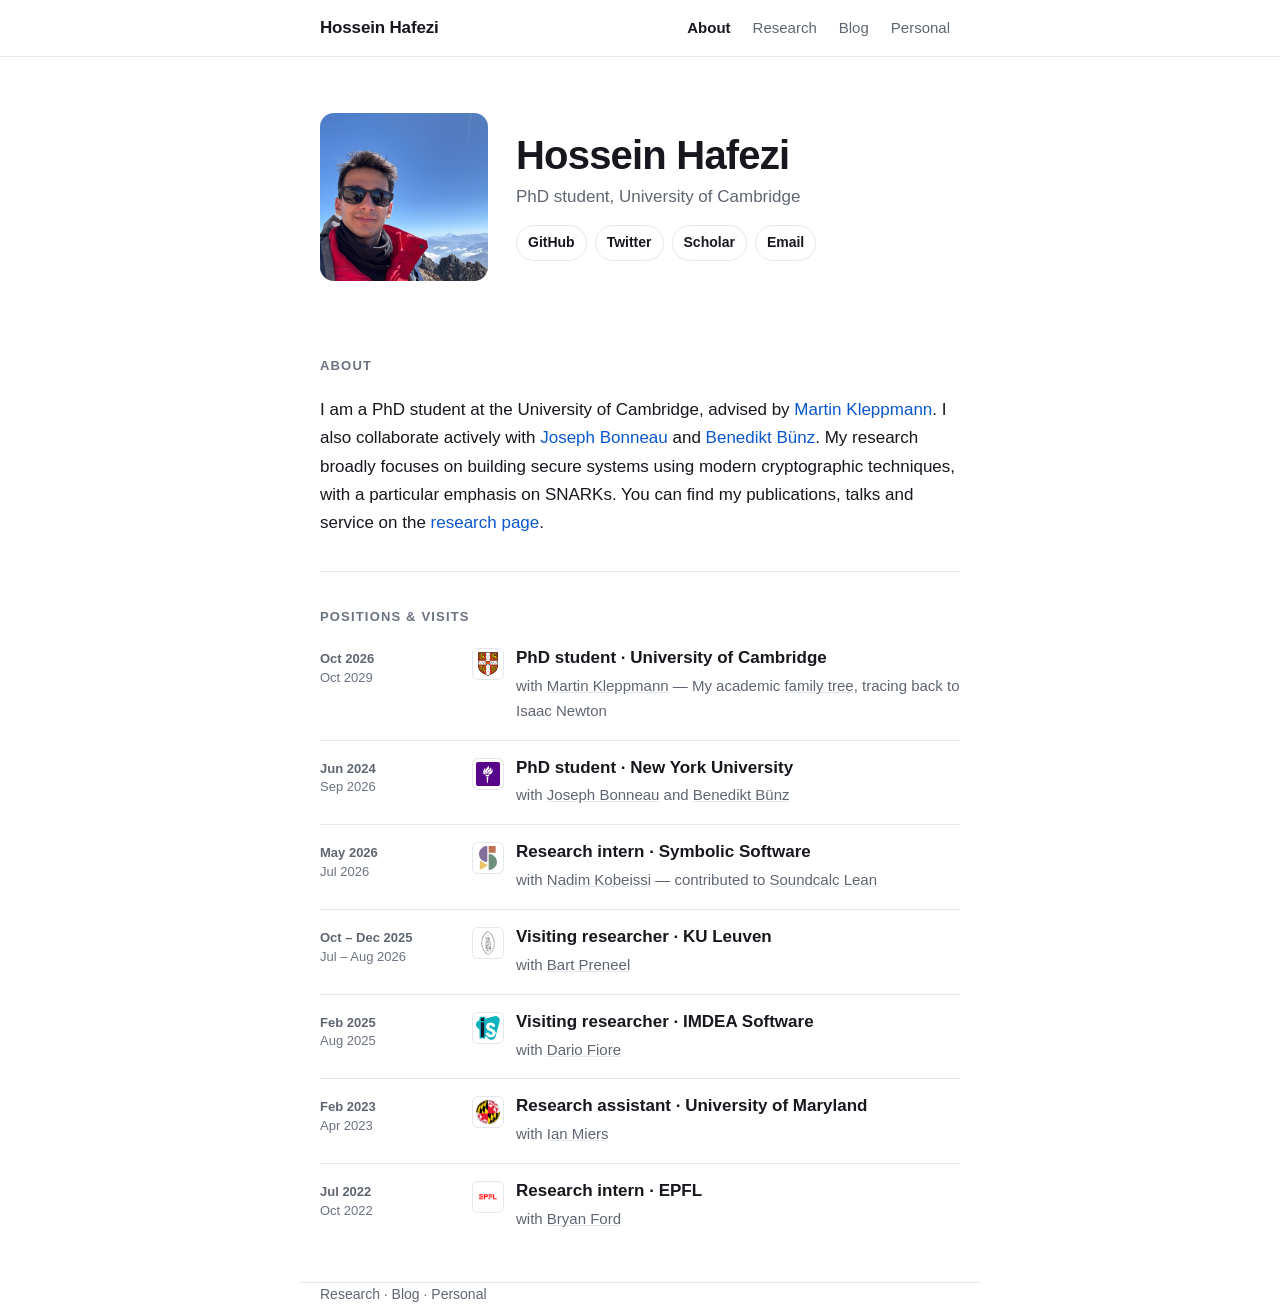
<file: index.html>
<!DOCTYPE html>
<html lang="en">
<head>
    <meta charset="UTF-8">
    <meta name="viewport" content="width=device-width, initial-scale=1">
    <title>Hossein Hafezi</title>
    <link rel="icon" href="asset/cambridge-logo.jpeg">
    <meta name="description" content="PhD student at the University of Cambridge, building secure systems with modern cryptography — SNARKs, secure messaging and key transparency.">
    <link rel="canonical" href="https://hosseinhafezi.com/">
    <meta property="og:type" content="website">
    <meta property="og:site_name" content="Hossein Hafezi">
    <meta property="og:title" content="Hossein Hafezi">
    <meta property="og:description" content="PhD student at the University of Cambridge, building secure systems with modern cryptography — SNARKs, secure messaging and key transparency.">
    <meta property="og:url" content="https://hosseinhafezi.com/">
    <meta property="og:image" content="https://hosseinhafezi.com/asset/profile.jpg">
    <meta property="og:image:alt" content="Hossein Hafezi">
    <meta name="twitter:card" content="summary">
    <link rel="stylesheet" href="asset/style.css?v=4">

    <script type="application/ld+json">
    {
      "@context": "https://schema.org",
      "@type": "Person",
      "name": "Hossein Hafezi",
      "url": "https://hosseinhafezi.com/",
      "image": "https://hosseinhafezi.com/asset/profile.jpg",
      "jobTitle": "PhD student",
      "email": "mailto:h.hafezi2000@gmail.com",
      "affiliation": {
        "@type": "CollegeOrUniversity",
        "name": "University of Cambridge",
        "url": "https://www.cam.ac.uk/"
      },
      "knowsAbout": [
        "Cryptography",
        "Zero-knowledge proofs",
        "SNARKs",
        "Key transparency",
        "Secure messaging"
      ],
      "sameAs": [
        "https://scholar.google.com/citations?user=M6g06s4AAAAJ",
        "https://github.com/h-hafezi",
        "https://twitter.com/RandomString00"
      ]
    }
    </script>

    <style>
        .hero {
            display: flex;
            align-items: center;
            gap: 28px;
            padding: 56px 0 40px;
        }

        .hero img {
            width: 168px;
            height: 168px;
            object-fit: cover;
            object-position: 50% 22%;
            border-radius: 14px;
            flex: none;
        }

        .role {
            margin: 0 0 14px;
            color: var(--muted);
        }

        .social {
            display: flex;
            flex-wrap: wrap;
            gap: 8px;
        }

        .social a {
            font-size: 14px;
            font-weight: 550;
            padding: 5px 11px;
            border: 1px solid var(--rule);
            border-radius: 999px;
            color: var(--ink);
        }

        .social a:hover {
            background: var(--chip);
            text-decoration: none;
        }

        .role-title {
            color: var(--ink);
        }

        .position-org {
            display: grid;
            grid-template-columns: 32px minmax(0, 1fr);
            gap: 12px;
            align-items: start;
            min-width: 0;
        }

        .position-logo {
            display: block;
            width: 32px;
            height: 32px;
            margin-top: 1px;
            padding: 3px;
            object-fit: contain;
            background: #fff;
            border: 1px solid #e4e7ec;
            border-radius: 6px;
        }

        .where {
            margin: 0;
            font-size: 15px;
            color: var(--muted);
        }

        .where a {
            color: var(--muted);
            text-decoration: underline;
            text-decoration-color: var(--rule);
        }

        .where a:hover { color: var(--accent); }

        @media (max-width: 640px) {
            .hero {
                flex-direction: column;
                align-items: flex-start;
                gap: 18px;
                padding: 32px 0 24px;
            }

            .hero img { width: 128px; height: 128px; }
        }
    </style>
</head>
<body>

<header class="site-header">
    <div class="wrap">
        <a class="brand" href="index.html">Hossein Hafezi</a>
        <nav class="site-nav">
            <a href="index.html" class="current">About</a>
            <a href="publication.html">Research</a>
            <a href="blogs.html">Blog</a>
            <a href="personal-life.html">Personal</a>
        </nav>
    </div>
</header>

<main class="wrap">

    <div class="hero">
        <img src="asset/profile.jpg" alt="Hossein Hafezi">
        <div>
            <h1>Hossein Hafezi</h1>
            <p class="role">PhD student, University of Cambridge</p>
            <div class="social">
                <a href="https://www.github.com/h-hafezi/">GitHub</a>
                <a href="https://twitter.com/RandomString00">Twitter</a>
                <a href="https://scholar.google.com/citations?view_op=list_works&hl=en&user=M6g06s4AAAAJ">Scholar</a>
                <a href="mailto:h.hafezi2000@gmail.com">Email</a>
            </div>
        </div>
    </div>

    <section>
        <h2>About</h2>
        <p>
            I am a PhD student at the University of Cambridge,
            advised by <a href="https://martin.kleppmann.com/">Martin Kleppmann</a>.
            I also collaborate actively with <a href="https://jbonneau.com/">Joseph Bonneau</a> and
            <a href="https://cs.nyu.edu/~bb/">Benedikt Bünz</a>.
            My research broadly focuses on building secure systems using modern cryptographic techniques, with a
            particular emphasis on SNARKs. You can find my publications, talks and service on the
            <a href="publication.html">research page</a>.
        </p>
    </section>

    <section>
        <h2>Positions &amp; Visits</h2>
        <ul class="row-list">

            <li class="row">
                <div class="gutter">Oct 2026<span class="sub">Oct 2029</span></div>
                <div class="position-org">
                    <img class="position-logo" src="asset/organizations/cambridge.svg" alt="" width="32" height="32" loading="lazy" decoding="async">
                    <div>
                        <h3 class="role-title">PhD student · University of Cambridge</h3>
                        <p class="where">with <a href="https://martin.kleppmann.com/">Martin Kleppmann</a> — My academic <a href="genealogy.html">family tree</a>, tracing back to Isaac Newton</p>
                    </div>
                </div>
            </li>

            <li class="row">
                <div class="gutter">Jun 2024<span class="sub">Sep 2026</span></div>
                <div class="position-org">
                    <img class="position-logo" src="asset/organizations/nyu.svg" alt="" width="32" height="32" loading="lazy" decoding="async">
                    <div>
                        <h3 class="role-title">PhD student · New York University</h3>
                        <p class="where">with <a href="https://jbonneau.com/">Joseph Bonneau</a> and
                            <a href="https://cs.nyu.edu/~bb/">Benedikt Bünz</a></p>
                    </div>
                </div>
            </li>

            <li class="row">
                <div class="gutter">May 2026<span class="sub">Jul 2026</span></div>
                <div class="position-org">
                    <img class="position-logo" src="asset/organizations/symbolic-software.svg" alt="" width="32" height="32" loading="lazy" decoding="async">
                    <div>
                        <h3 class="role-title">Research intern · Symbolic Software</h3>
                        <p class="where">with <a href="https://nadim.computer/">Nadim Kobeissi</a> — contributed to
                            <a href="https://github.com/symbolicsoft/soundcalc-lean">Soundcalc Lean</a></p>
                    </div>
                </div>
            </li>

            <li class="row">
                <div class="gutter">Oct – Dec 2025<span class="sub">Jul – Aug 2026</span></div>
                <div class="position-org">
                    <img class="position-logo" src="asset/organizations/ku-leuven.png" alt="" width="32" height="32" loading="lazy" decoding="async">
                    <div>
                        <h3 class="role-title">Visiting researcher · KU Leuven</h3>
                        <p class="where">with <a href="https://homes.esat.kuleuven.be/~preneel/">Bart Preneel</a></p>
                    </div>
                </div>
            </li>

            <li class="row">
                <div class="gutter">Feb 2025<span class="sub">Aug 2025</span></div>
                <div class="position-org">
                    <img class="position-logo" src="asset/organizations/imdea-software.png" alt="" width="32" height="32" loading="lazy" decoding="async">
                    <div>
                        <h3 class="role-title">Visiting researcher · IMDEA Software</h3>
                        <p class="where">with <a href="https://www.dariofiore.it/">Dario Fiore</a></p>
                    </div>
                </div>
            </li>

            <li class="row">
                <div class="gutter">Feb 2023<span class="sub">Apr 2023</span></div>
                <div class="position-org">
                    <img class="position-logo" src="asset/organizations/maryland.png" alt="" width="32" height="32" loading="lazy" decoding="async">
                    <div>
                        <h3 class="role-title">Research assistant · University of Maryland</h3>
                        <p class="where">with <a href="https://www.cs.umd.edu/~imiers/">Ian Miers</a></p>
                    </div>
                </div>
            </li>

            <li class="row">
                <div class="gutter">Jul 2022<span class="sub">Oct 2022</span></div>
                <div class="position-org">
                    <img class="position-logo" src="asset/organizations/epfl.png" alt="" width="32" height="32" loading="lazy" decoding="async">
                    <div>
                        <h3 class="role-title">Research intern · EPFL</h3>
                        <p class="where">with <a href="https://bford.info/">Bryan Ford</a></p>
                    </div>
                </div>
            </li>

        </ul>
    </section>

</main>

<footer class="wrap">
    <a href="publication.html">Research</a> · <a href="blogs.html">Blog</a> ·
    <a href="personal-life.html">Personal</a>
</footer>

</body>
</html>
</file>
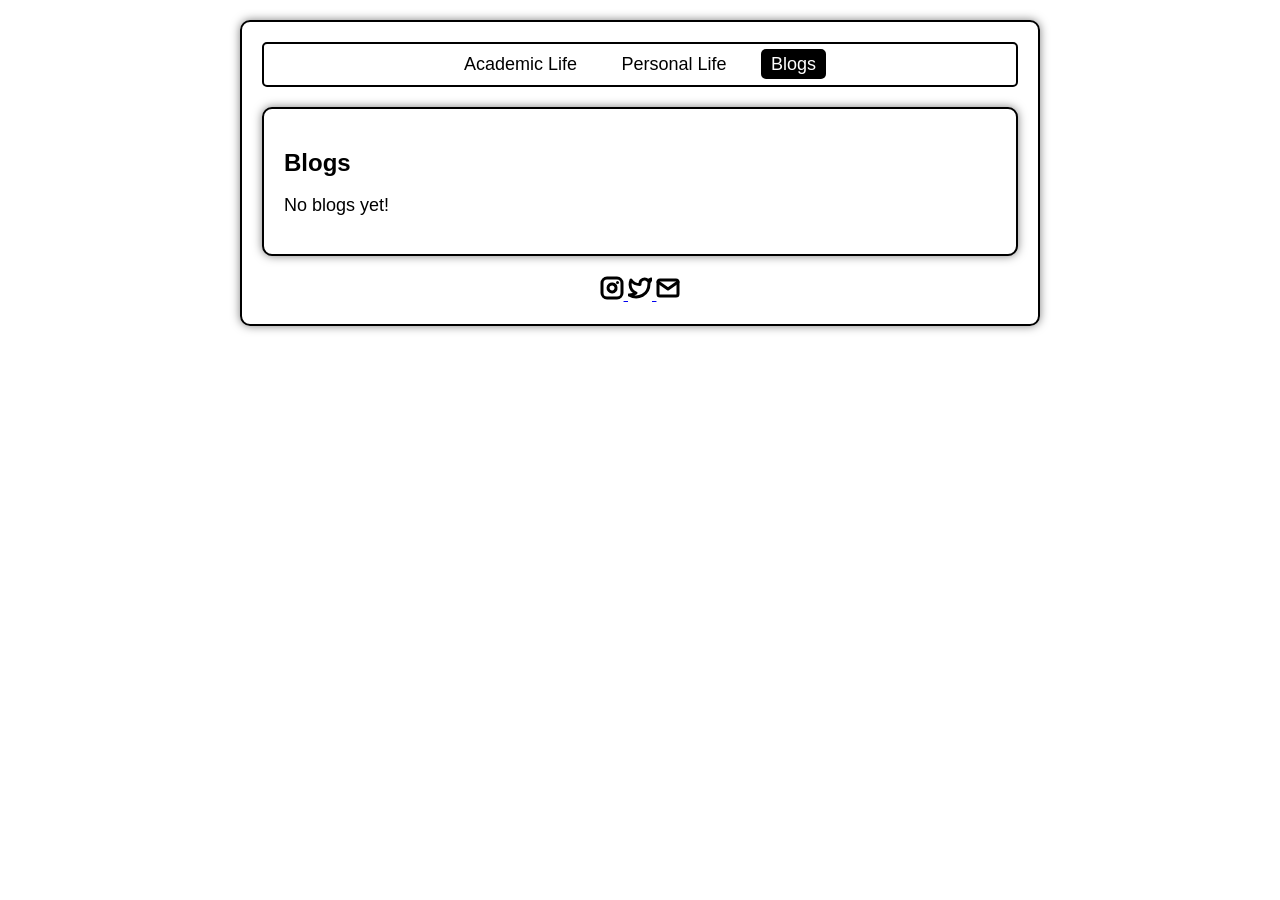
<file: blog.html>
<!DOCTYPE html>
<html lang="en">
<head>
    <meta charset="UTF-8">
    <meta name="viewport" content="width=device-width, initial-scale=1.0">
    <title>Hossein Hafezi</title>
    <style>
        body {
            font-family: 'Segoe UI', Tahoma, Geneva, Verdana, sans-serif;
            text-align: center;
            margin: 20px auto;
            max-width: 800px;
            padding: 20px;
            box-sizing: border-box;
            background: #FFFFFF;
            border: 2px solid black;
            border-radius: 10px;
            box-shadow: 0 0 10px rgba(0, 0, 0, 0.5);
        }

          /* Centering the image container */
          .image-container {
            display: flex;
            justify-content: center;
            align-items: center;
          }
        
          /* Specifying the size of the image */
          .centered-image {
            width: 300px; /* Your specific width */
            height: 200px; /* Your specific height */
            object-fit: contain; /* This ensures the image maintains its aspect ratio */
            margin-bottom: 20px;
            margin-top: 20px;
          }
        

        .row {
            display: flex;
            justify-content: space-around; /* Adjusts the spacing between the images */
            align-items: center; /* Aligns items vertically */
        }
        
        .column {
            flex: 1; /* Ensures each column takes equal width */
            padding: 10px; /* Optional: adds some space around the images */
        }
        
        .column img {
            width: 100%; /* Makes the image fill the column width */
            height: auto; /* Keeps the image aspect ratio */
        }


        .highlighted {
            background-color: black; /* Background color for highlight */
            color: white; /* Text color for highlight */
            border-radius: 5px; /* Rounded corners for highlight */
            padding: 5px 10px; /* Padding for highlight */
        }

        nav {
            text-align: center;
            margin-bottom: 20px;
            border: 2px solid black; 
            padding: 10px 0; 
            border-radius: 5px; 
        }

        nav a {
            margin: 0 10px;
            color: black;
            text-decoration: none;
            font-size: 18px; /* Default font size */
            padding: 5px 10px;
        }

        nav a:hover {
            text-decoration: underline;
        }

        header {
            display: flex;
            justify-content: space-between;
            align-items: center;
            padding: 20px;
            background: #FFFFFF; 
            color: black;
            border-radius: 10px;
            margin-bottom: 20px;
            border-bottom: 2px solid #FFFFFF;
        }

        .profile-picture {
            max-width: 300px;
            border-radius: 50%;
            margin-right: 0;
        }

        .title {
            text-align: left;
            color: black; 
        }

        h1, p, li {
            font-size: 18px;
            margin-right: 20px;
            color: black;
            text-align: justify;
        }

        section {
            margin-bottom: 20px;
            text-align: left;
            background: #FFFFFF; 
            border-radius: 10px;
            padding: 20px;
            box-shadow: 0 0 10px rgba(0, 0, 0, 0.5);
            color: black;
            border: 2px solid black;
        }

        h2 {
            color: black; 
            font-size: 24px;
            margin-bottom: 10px;
        }

        ul {
            list-style-type: none;
            padding: 0;
            margin: 0;
            color: black;
        }

        li {
            font-size: 16px;
            margin-bottom: 8px;
            color: black; 
        }

        /* Adjustments for mobile devices */
        @media only screen and (max-width: 600px) {
            body, header, section {
                padding: 10px;
                margin: 0;
                max-width: 100%;
            }

            .profile-picture img {
                width: 90%;
                height: auto;
            }

            header {
                flex-direction: column;
                margin-bottom: 30px;
            }

            .title p, section p, li, h2 {
                font-size: 14px;
            }

            .title h1 {
                font-size: calc(18px * 1.5); /* Increase font size by 50% */
                margin-top: 20px; /* Add margin between the title and the photo */
            }


            nav a {
                font-size: 8px; /* Smaller font size for navigation links */
            }

            section {
                margin-bottom: 30px;
            }
        }

        /* Adjustments for laptops and larger screens */
        @media only screen and (min-width: 1024px) {
            .title h1 {
                font-size: 48px; /* Increased font size for the title */
            }
        }
    </style>
</head>  
        
        <body>

    <!-- Navigation Bar -->
     <nav>
        <a href="index.html" >Academic Life</a> <!-- Highlighted link -->
        <a href="personal-life.html">Personal Life</a>
        <a href="blogs.html" class="highlighted">Blogs</a>
    </nav>
        <section>
    <h2>Blogs</h2>
    <p> 
 No blogs yet! 
    </p> 
        </section>

            
            <!-- FOOTER -->
        <div id="footer">
            <!-- 
              TODO - Change href to your Instagram account (can also delete entire "a" element if no Instagram) 
      
              This should be the same across all pages.
            -->
            <a class="icon-link"  href="https://www.instagram.com/official_h2/">
              <image src="./asset/icon/instagram.svg" class="footer-icon"/>
            </a>
            <!-- 
              TODO - Change href to your Twitter account (can also delete entire "a" element if no Twitter) 
            
              This should be the same across all pages.
            -->
            <a class="icon-link" href="https://twitter.com/RandomString00">
              <image src="./asset/icon/twitter.svg" class="footer-icon"/>
            </a>
            <!-- 
              TODO - Change the email after "mailto" to your contact email 
            
              This should be the same across all pages.
            -->
            <a class="icon-link" href="mailto:contact@hosseinhafezi.com">
              <image src="./asset/icon/mail.svg" class="footer-icon"/>
            </a>
          </div>
      
</body>

</html>
</file>
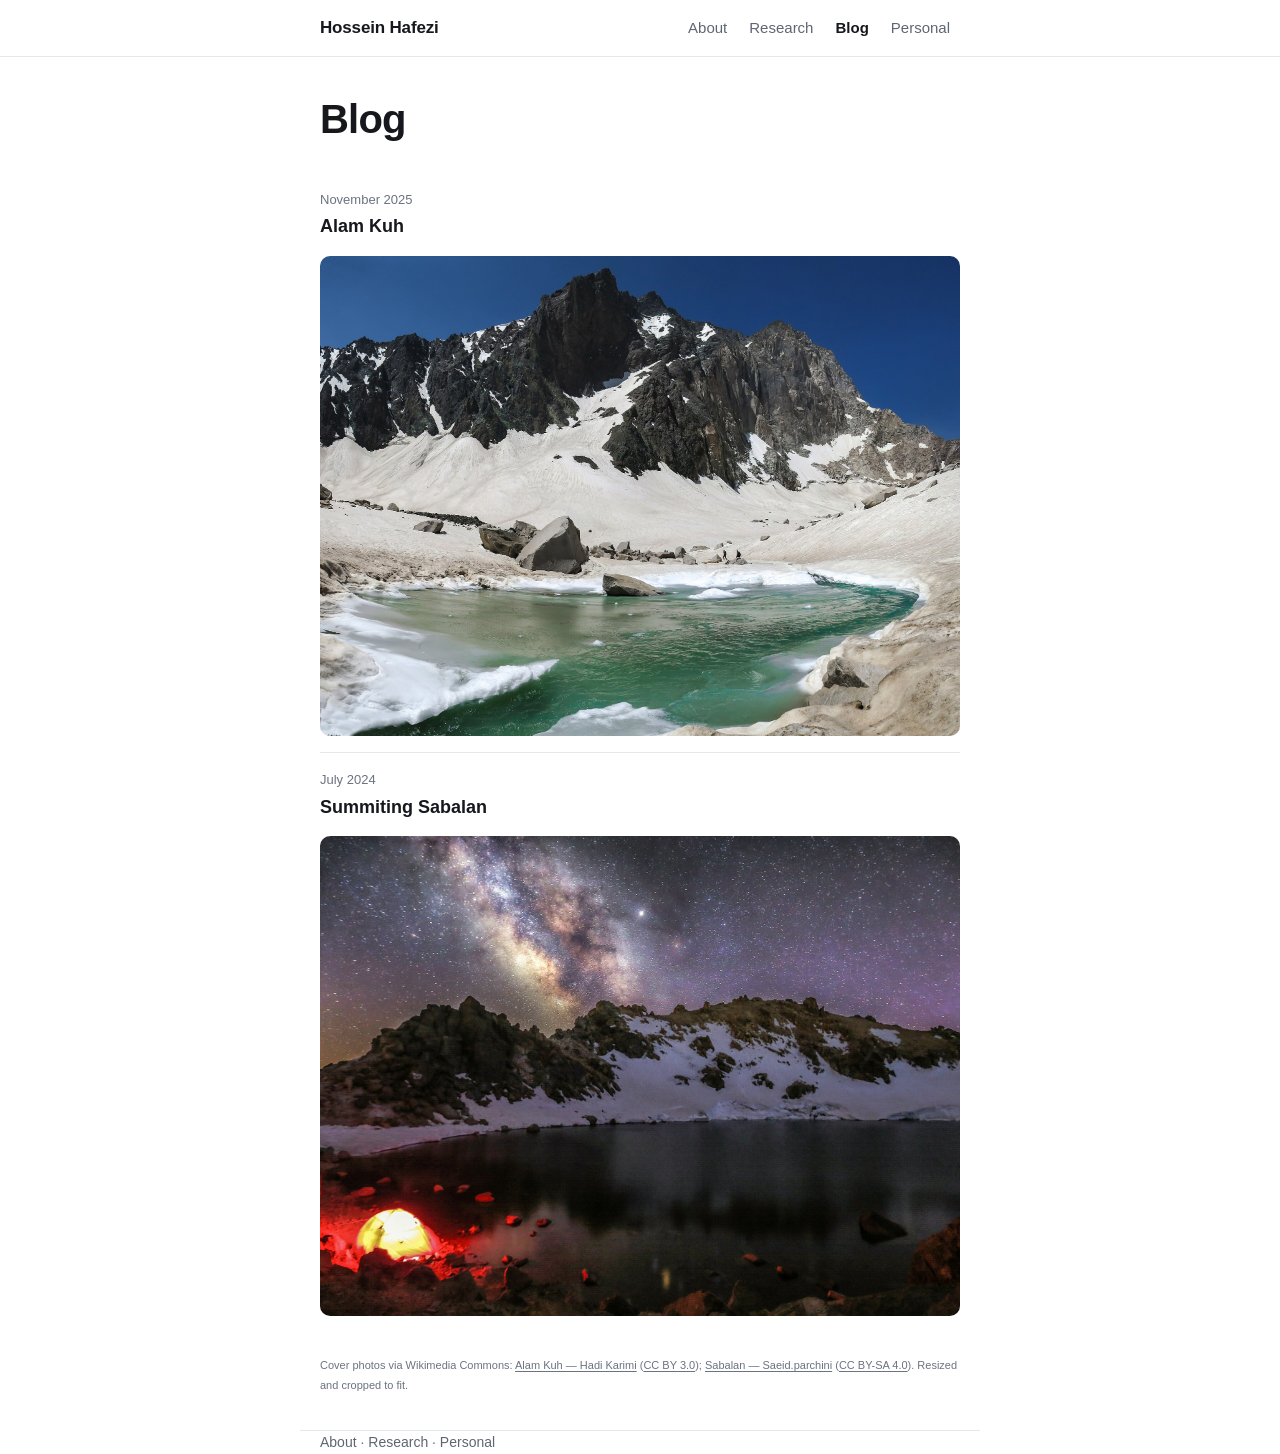
<file: blogs.html>
<!DOCTYPE html>
<html lang="en">
<head>
    <meta charset="UTF-8">
    <meta name="viewport" content="width=device-width, initial-scale=1">
    <title>Hossein Hafezi — Blog</title>
    <link rel="icon" href="asset/cambridge-logo.jpeg">
    <meta name="description" content="Writing by Hossein Hafezi — summiting Sabalan and Alam Kuh, two of Iran's highest peaks.">
    <link rel="canonical" href="https://hosseinhafezi.com/blogs.html">
    <meta property="og:type" content="website">
    <meta property="og:site_name" content="Hossein Hafezi">
    <meta property="og:title" content="Blog — Hossein Hafezi">
    <meta property="og:description" content="Writing by Hossein Hafezi — summiting Sabalan and Alam Kuh, two of Iran's highest peaks.">
    <meta property="og:url" content="https://hosseinhafezi.com/blogs.html">
    <meta property="og:image" content="https://hosseinhafezi.com/asset/profile.jpg">
    <meta property="og:image:alt" content="Hossein Hafezi">
    <meta name="twitter:card" content="summary">
    <link rel="stylesheet" href="asset/style.css?v=4">

    <style>
        .page-title { padding: 40px 0 8px; }

        .post-list { margin: 0; padding: 0; list-style: none; }

        .post-list li {
            padding: 16px 0;
            border-top: 1px solid var(--rule);
        }

        .post-list li:first-child { border-top: 0; padding-top: 0; }

        .post-list a {
            font-size: 18px;
            font-weight: 620;
            color: var(--ink);
        }

        .post-list a:hover { color: var(--accent); text-decoration: none; }

        .post-list time {
            display: block;
            margin-bottom: 2px;
            font-size: 13px;
            color: var(--faint);
        }
        .post-list .post-photo {
            display: block;
            margin-top: 14px;
        }

        .post-photo img {
            display: block;
            width: 100%;
            aspect-ratio: 4 / 3;
            height: auto;
            object-fit: cover;
            border-radius: 10px;
        }

        .photo-credits { margin: 24px 0 0; color: var(--faint); font-size: 11px; line-height: 1.8; }
        .photo-credits a { color: inherit; text-decoration: underline; text-underline-offset: 2px; }
    </style>
</head>
<body>

<header class="site-header">
    <div class="wrap">
        <a class="brand" href="index.html">Hossein Hafezi</a>
        <nav class="site-nav">
            <a href="index.html">About</a>
            <a href="publication.html">Research</a>
            <a href="blogs.html" class="current">Blog</a>
            <a href="personal-life.html">Personal</a>
        </nav>
    </div>
</header>

<main class="wrap">

    <div class="page-title">
        <h1>Blog</h1>
    </div>

    <section>
        <ul class="post-list">
            <li>
                <time datetime="2025-11-14">November 2025</time>
                <a href="alam.html">Alam Kuh</a>
                <a class="post-photo" href="alam.html" aria-label="Read Alam Kuh">
                    <img src="photos/blog/alam-kuh.jpg" width="1920" height="1457"
                         fetchpriority="high" alt="Alam Kuh's rocky north face above snowfields and a turquoise glacial lake">
                </a>
            </li>
            <li>
                <time datetime="2024-07-12">July 2024</time>
                <a href="summiting-sabalan.html">Summiting Sabalan</a>
                <a class="post-photo" href="summiting-sabalan.html" aria-label="Read Summiting Sabalan">
                    <img src="photos/blog/sabalan-lake.jpg" width="1920" height="1338"
                         loading="lazy" decoding="async" alt="The Milky Way above Sabalan's snowy crater lake, with a glowing tent on the shore">
                </a>
            </li>
        </ul>
        <p class="photo-credits">Cover photos via Wikimedia Commons:
            <a href="https://commons.wikimedia.org/wiki/File:Glacial_lake_in_Alam_Kuh_by_Hadi_Karimi.jpg">Alam Kuh — Hadi Karimi</a>
            (<a href="https://creativecommons.org/licenses/by/3.0/">CC BY 3.0</a>);
            <a href="https://commons.wikimedia.org/wiki/File:%D8%AF%D8%B1%DB%8C%D8%A7%DA%86%D9%87_%D8%B3%D8%A8%D9%84%D8%A7%D9%86.jpg">Sabalan — Saeid.parchini</a>
            (<a href="https://creativecommons.org/licenses/by-sa/4.0/">CC BY-SA 4.0</a>). Resized and cropped to fit.</p>
    </section>

</main>

<footer class="wrap">
    <a href="index.html">About</a> · <a href="publication.html">Research</a> ·
    <a href="personal-life.html">Personal</a>
</footer>

</body>
</html>
</file>
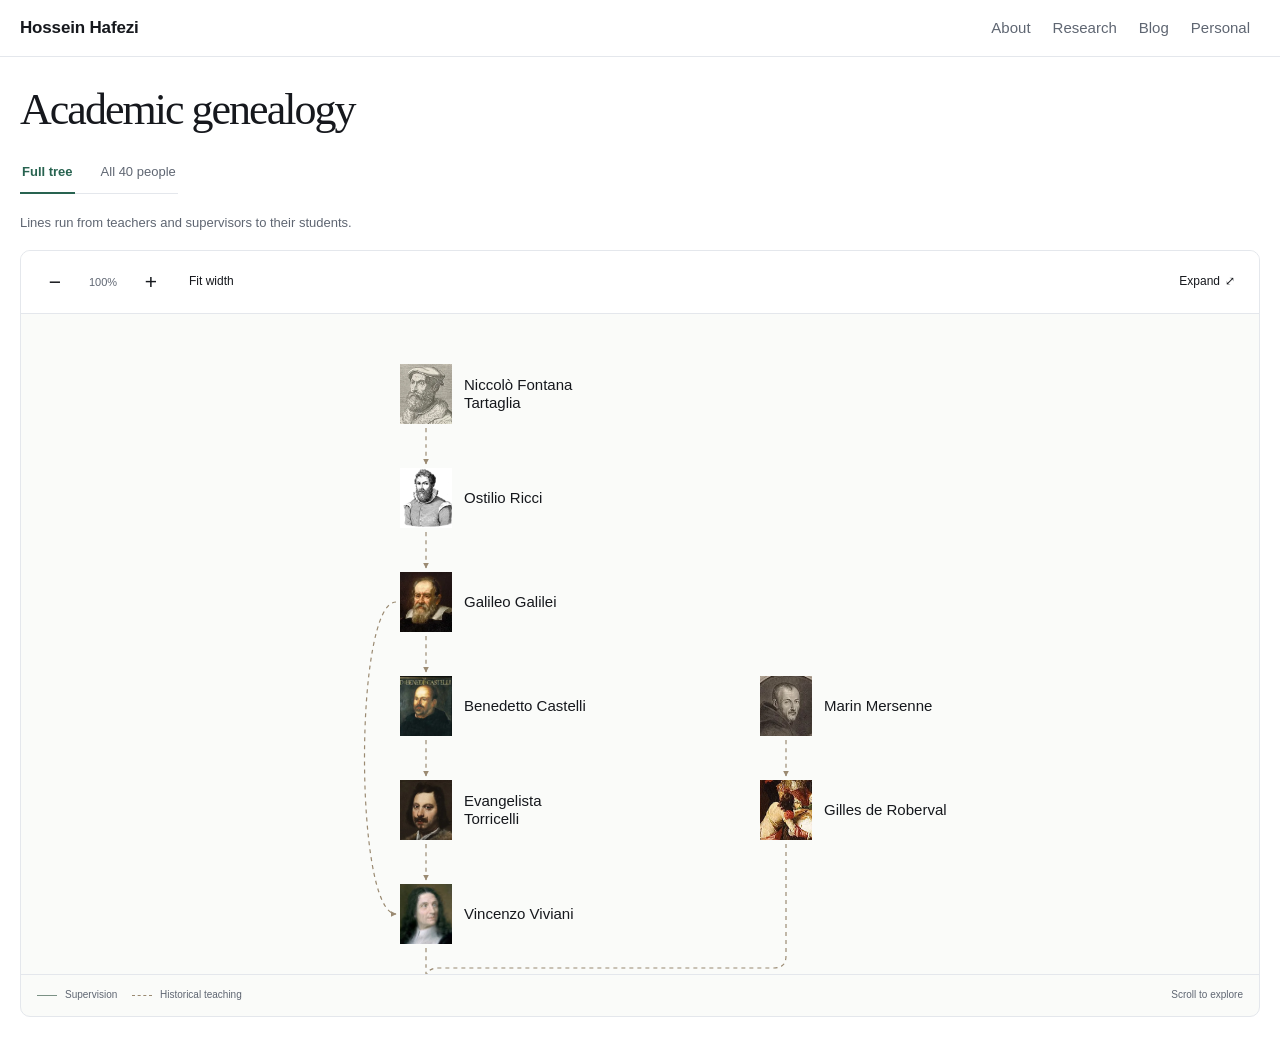
<file: genealogy.html>
<!DOCTYPE html>
<html lang="en">
<head>
    <meta charset="UTF-8">
    <meta name="viewport" content="width=device-width, initial-scale=1">
    <title>Academic genealogy — Hossein Hafezi</title>
    <meta name="description" content="The academic genealogy of Hossein Hafezi, with portraits and links to forty teachers, mentors and supervisors.">
    <link rel="canonical" href="https://hosseinhafezi.com/genealogy.html">
    <link rel="icon" href="asset/cambridge-logo.jpeg">
    <meta property="og:type" content="website">
    <meta property="og:site_name" content="Hossein Hafezi">
    <meta property="og:title" content="Academic genealogy — Hossein Hafezi">
    <meta property="og:description" content="Forty people and their connections across generations of teaching, mentorship and supervision.">
    <meta property="og:url" content="https://hosseinhafezi.com/genealogy.html">
    <meta name="twitter:card" content="summary">
    <link rel="stylesheet" href="asset/style.css?v=4">
    <link rel="stylesheet" href="asset/genealogy.css?v=5">
    <script src="asset/genealogy.js?v=5" defer></script>
</head>
<body class="genealogy-page">
<a class="genealogy-skip" href="#main">Skip to content</a>
<header class="site-header">
    <div class="wrap">
        <a class="brand" href="index.html">Hossein Hafezi</a>
        <nav class="site-nav" aria-label="Main navigation">
            <a href="index.html">About</a><a href="publication.html">Research</a>
            <a href="blogs.html">Blog</a><a href="personal-life.html">Personal</a>
        </nav>
    </div>
</header>
<main id="main" class="wrap genealogy-main" tabindex="-1">
    <div class="genealogy-hero">
        <h1>Academic genealogy</h1>
    </div>
    <section class="explore-section" id="explore" aria-label="Academic genealogy explorer">
        <nav class="view-switch" aria-label="Ways to explore the genealogy">
            <a href="#tree-view" data-view="tree" class="is-active">Full tree</a>
            <a href="#people-view" data-view="people">All 40 people</a>
        </nav>
        <div class="genealogy-view" id="tree-view" data-panel="tree">
            <p class="view-description">Lines run from teachers and supervisors to their students.</p>
            <div class="tree-viewer" id="tree-viewer">
                <div class="tree-toolbar enhancement-only" aria-label="Tree controls">
                    <div class="zoom-controls"><button type="button" data-zoom="out" aria-label="Zoom out">−</button><output id="tree-zoom" aria-live="polite">100%</output><button type="button" data-zoom="in" aria-label="Zoom in">+</button><button type="button" id="tree-fit">Fit width</button></div>
                    <div class="tree-actions"><button type="button" id="tree-fullscreen" aria-label="View tree in full screen">Expand <span aria-hidden="true">⤢</span></button></div>
                </div>
                <div class="tree-board" id="tree-board" tabindex="0" role="region" aria-label="Scrollable academic family tree. Use arrow keys or scroll to explore."><svg class="family-tree" id="family-tree" xmlns="http://www.w3.org/2000/svg" viewBox="0 0 1200 3280" width="1200" height="3280" aria-labelledby="graph-title graph-desc">
<title id="graph-title">Academic genealogy of Hossein Hafezi</title>
<desc id="graph-desc">All forty people. Lines run from earlier teachers and supervisors to their students. Dashed lines show historical teaching or mentorship; solid lines show supervision. Each person links directly to their webpage.</desc>
<defs><marker id="graph-arrow" viewBox="0 0 10 10" refX="9" refY="5" markerWidth="5" markerHeight="5" orient="auto"><path d="M0 0L10 5L0 10Z" fill="context-stroke"/></marker></defs>
<path class="tree-edge historical-edge" data-advisor="tartaglia" data-student="ricci" d="M386 114 C386 132.0,386 132.0,386 150" marker-end="url(#graph-arrow)"/>
<path class="tree-edge historical-edge" data-advisor="ricci" data-student="galileo" d="M386 218 C386 236.0,386 236.0,386 254" marker-end="url(#graph-arrow)"/>
<path class="tree-edge historical-edge" data-advisor="galileo" data-student="castelli" d="M386 322 C386 340.0,386 340.0,386 358" marker-end="url(#graph-arrow)"/>
<path class="tree-edge historical-edge" data-advisor="castelli" data-student="torricelli" d="M386 426 C386 444.0,386 444.0,386 462" marker-end="url(#graph-arrow)"/>
<path class="tree-edge historical-edge" data-advisor="torricelli" data-student="viviani" d="M386 530 C386 548.0,386 548.0,386 566" marker-end="url(#graph-arrow)"/>
<path class="tree-edge historical-edge" data-advisor="galileo" data-student="viviani" d="M356.0 288.0 C314.0 288.0,314.0 600.0,356.0 600.0" marker-end="url(#graph-arrow)"/>
<path class="tree-edge historical-edge" data-advisor="mersenne" data-student="roberval" d="M746 426 C746 444.0,746 444.0,746 462" marker-end="url(#graph-arrow)"/>
<path class="tree-edge historical-edge" data-advisor="roberval" data-student="barrow" d="M746 530 V642 Q746 654 734 654 H398 Q386 654 386 666 V670" marker-end="url(#graph-arrow)"/>
<path class="tree-edge historical-edge" data-advisor="viviani" data-student="barrow" d="M386 634 C386 652.0,386 652.0,386 670" marker-end="url(#graph-arrow)"/>
<path class="tree-edge historical-edge" data-advisor="barrow" data-student="newton" d="M386 738 C386 756.0,566 756.0,566 774" marker-end="url(#graph-arrow)"/>
<path class="tree-edge historical-edge" data-advisor="pulleyn" data-student="newton" d="M746 738 C746 756.0,566 756.0,566 774" marker-end="url(#graph-arrow)"/>
<path class="tree-edge historical-edge" data-advisor="newton" data-student="cotes" d="M566 842 C566 860.0,566 860.0,566 878" marker-end="url(#graph-arrow)"/>
<path class="tree-edge historical-edge" data-advisor="cotes" data-student="smith" d="M566 946 C566 964.0,566 964.0,566 982" marker-end="url(#graph-arrow)"/>
<path class="tree-edge historical-edge" data-advisor="smith" data-student="taylor" d="M566 1050 C566 1068.0,566 1068.0,566 1086" marker-end="url(#graph-arrow)"/>
<path class="tree-edge historical-edge" data-advisor="taylor" data-student="whisson" d="M566 1154 C566 1172.0,566 1172.0,566 1190" marker-end="url(#graph-arrow)"/>
<path class="tree-edge historical-edge" data-advisor="whisson" data-student="postlethwaite" d="M566 1258 C566 1276.0,106 1276.0,106 1294" marker-end="url(#graph-arrow)"/>
<path class="tree-edge historical-edge" data-advisor="postlethwaite" data-student="jones" d="M106 1362 C106 1380.0,246 1380.0,246 1398" marker-end="url(#graph-arrow)"/>
<path class="tree-edge historical-edge" data-advisor="cranke" data-student="jones" d="M386 1362 C386 1380.0,246 1380.0,246 1398" marker-end="url(#graph-arrow)"/>
<path class="tree-edge historical-edge" data-advisor="waring" data-student="dawson" d="M666 1362 C666 1380.0,806 1380.0,806 1398" marker-end="url(#graph-arrow)"/>
<path class="tree-edge historical-edge" data-advisor="bracken" data-student="dawson" d="M946 1362 C946 1380.0,806 1380.0,806 1398" marker-end="url(#graph-arrow)"/>
<path class="tree-edge historical-edge" data-advisor="jones" data-student="sedgwick" d="M246 1466 C246 1484.0,526 1484.0,526 1502" marker-end="url(#graph-arrow)"/>
<path class="tree-edge historical-edge" data-advisor="dawson" data-student="sedgwick" d="M806 1466 C806 1484.0,526 1484.0,526 1502" marker-end="url(#graph-arrow)"/>
<path class="tree-edge historical-edge" data-advisor="sedgwick" data-student="hopkins" d="M526 1570 C526 1588.0,526 1588.0,526 1606" marker-end="url(#graph-arrow)"/>
<path class="tree-edge historical-edge" data-advisor="hopkins" data-student="todhunter" d="M526 1674 C526 1692.0,246 1692.0,246 1710" marker-end="url(#graph-arrow)"/>
<path class="tree-edge historical-edge" data-advisor="hopkins" data-student="routh" d="M496.0 1640.0 H194.0 Q182.0 1640.0 182.0 1652.0 V1784 Q182.0 1796 194.0 1796 H234 Q246 1796 246 1808 V1814" marker-end="url(#graph-arrow)"/>
<path class="tree-edge historical-edge" data-advisor="todhunter" data-student="routh" d="M246 1778 C246 1796.0,246 1796.0,246 1814" marker-end="url(#graph-arrow)"/>
<path class="tree-edge historical-edge" data-advisor="hopkins" data-student="stokes" d="M526 1674 C526 1744.0,806 1744.0,806 1814" marker-end="url(#graph-arrow)"/>
<path class="tree-edge historical-edge" data-advisor="routh" data-student="rayleigh" d="M246 1882 C246 1900.0,526 1900.0,526 1918" marker-end="url(#graph-arrow)"/>
<path class="tree-edge historical-edge" data-advisor="stokes" data-student="rayleigh" d="M806 1882 C806 1900.0,526 1900.0,526 1918" marker-end="url(#graph-arrow)"/>
<path class="tree-edge historical-edge" data-advisor="rayleigh" data-student="thomson" d="M526 1986 C526 2004.0,526 2004.0,526 2022" marker-end="url(#graph-arrow)"/>
<path class="tree-edge historical-edge" data-advisor="thomson" data-student="rutherford" d="M526 2090 C526 2108.0,806 2108.0,806 2126" marker-end="url(#graph-arrow)"/>
<path class="tree-edge historical-edge" data-advisor="thomson" data-student="appleton" d="M526 2090 C526 2160.0,526 2160.0,526 2230" marker-end="url(#graph-arrow)"/>
<path class="tree-edge historical-edge" data-advisor="rutherford" data-student="appleton" d="M806 2194 C806 2212.0,526 2212.0,526 2230" marker-end="url(#graph-arrow)"/>
<path class="tree-edge historical-edge" data-advisor="appleton" data-student="ratcliffe" d="M526 2298 C526 2316.0,526 2316.0,526 2334" marker-end="url(#graph-arrow)"/>
<path class="tree-edge supervision-edge" data-advisor="ratcliffe" data-student="wilkes" d="M526 2402 C526 2420.0,526 2420.0,526 2438" marker-end="url(#graph-arrow)"/>
<path class="tree-edge supervision-edge" data-advisor="wilkes" data-student="wheeler" d="M526 2506 C526 2524.0,526 2524.0,526 2542" marker-end="url(#graph-arrow)"/>
<path class="tree-edge supervision-edge" data-advisor="wheeler" data-student="needham" d="M526 2610 C526 2628.0,526 2628.0,526 2646" marker-end="url(#graph-arrow)"/>
<path class="tree-edge supervision-edge" data-advisor="needham" data-student="ross" d="M526 2714 C526 2732.0,526 2732.0,526 2750" marker-end="url(#graph-arrow)"/>
<path class="tree-edge supervision-edge" data-advisor="ross" data-student="bonneau" d="M526 2818 C526 2836.0,246 2836.0,246 2854" marker-end="url(#graph-arrow)"/>
<path class="tree-edge supervision-edge" data-advisor="ross" data-student="stajano" d="M526 2818 C526 2836.0,806 2836.0,806 2854" marker-end="url(#graph-arrow)"/>
<path class="tree-edge supervision-edge" data-advisor="stajano" data-student="beresford" d="M806 2922 C806 2940.0,806 2940.0,806 2958" marker-end="url(#graph-arrow)"/>
<path class="tree-edge supervision-edge" data-advisor="beresford" data-student="kleppmann" d="M806 3026 C806 3044.0,806 3044.0,806 3062" marker-end="url(#graph-arrow)"/>
<path class="tree-edge supervision-edge" data-advisor="kleppmann" data-student="hossein" d="M806 3130 C806 3148.0,526 3148.0,526 3166" marker-end="url(#graph-arrow)"/>
<path class="tree-edge supervision-edge" data-advisor="bonneau" data-student="hossein" d="M246 2922 C246 3044.0,526 3044.0,526 3166" marker-end="url(#graph-arrow)"/>
<a class="tree-person" href="https://en.wikipedia.org/wiki/Niccol%C3%B2_Fontana_Tartaglia" data-person="tartaglia" data-x="460" data-y="40" aria-label="Niccolò Fontana Tartaglia" transform="translate(350 40)">
<rect class="tree-card" width="220" height="80" rx="7"/>
<svg class="tree-portrait" aria-hidden="true" x="10" y="10" width="52" height="60" viewBox="59 15 175 202" preserveAspectRatio="xMidYMid slice" overflow="hidden"><title>Rijksmuseum · CC0 · http://creativecommons.org/publicdomain/zero/1.0/deed.en · https://commons.wikimedia.org/wiki/File:Portret_van_Niccolo_Tartaglia_Nicolavs_Tartaglia_Brixianvs_(titel_op_object)_Portretten_van_beroemde_Europese_geleerden_(serietitel)_Virorum_doctorum_de_Disciplinis_benemerentium_effigies_(serietitel),_RP-P-1909-4459.jpg · Resized WebP; display cropped</title><image href="asset/genealogy/portraits/tartaglia.webp" width="266" height="400"/></svg>
<text class="tree-name" x="74" y="36">Niccolò Fontana</text>
<text class="tree-name" x="74" y="54">Tartaglia</text>
</a>
<a class="tree-person" href="https://en.wikipedia.org/wiki/Ostilio_Ricci" data-person="ricci" data-x="460" data-y="144" aria-label="Ostilio Ricci" transform="translate(350 144)">
<rect class="tree-card" width="220" height="80" rx="7"/>
<svg class="tree-portrait" aria-hidden="true" x="10" y="10" width="52" height="60" viewBox="2.7 0 314.6 363" preserveAspectRatio="xMidYMid slice" overflow="hidden"><title>Unknown author · Public domain · https://commons.wikimedia.org/wiki/File:Ostilio_Ricci.gif · Resized WebP; display cropped</title><image href="asset/genealogy/portraits/ricci.webp" width="320" height="363"/></svg>
<text class="tree-name" x="74" y="45">Ostilio Ricci</text>
</a>
<a class="tree-person" href="https://en.wikipedia.org/wiki/Galileo_Galilei" data-person="galileo" data-x="460" data-y="248" aria-label="Galileo Galilei" transform="translate(350 248)">
<rect class="tree-card" width="220" height="80" rx="7"/>
<svg class="tree-portrait" aria-hidden="true" x="10" y="10" width="52" height="60" viewBox="78 12 164 189" preserveAspectRatio="xMidYMid slice" overflow="hidden"><title>Justus Sustermans · Public domain · https://commons.wikimedia.org/wiki/File:Galileo_Galilei_(1564-1642)_RMG_BHC2700.tiff · Resized WebP; display cropped</title><image href="asset/genealogy/portraits/galileo.webp" width="315" height="400"/></svg>
<text class="tree-name" x="74" y="45">Galileo Galilei</text>
</a>
<a class="tree-person" href="https://en.wikipedia.org/wiki/Benedetto_Castelli" data-person="castelli" data-x="460" data-y="352" aria-label="Benedetto Castelli" transform="translate(350 352)">
<rect class="tree-card" width="220" height="80" rx="7"/>
<svg class="tree-portrait" aria-hidden="true" x="10" y="10" width="52" height="60" viewBox="20.4333 0 259.133 299" preserveAspectRatio="xMidYMid slice" overflow="hidden"><title>Original uploader was Deep also it at it.wikipedia · Public domain · https://commons.wikimedia.org/wiki/File:Benedetto_Castelli.jpg · Resized WebP; display cropped</title><image href="asset/genealogy/portraits/castelli.webp" width="300" height="299"/></svg>
<text class="tree-name" x="74" y="45">Benedetto Castelli</text>
</a>
<a class="tree-person" href="https://en.wikipedia.org/wiki/Evangelista_Torricelli" data-person="torricelli" data-x="460" data-y="456" aria-label="Evangelista Torricelli" transform="translate(350 456)">
<rect class="tree-card" width="220" height="80" rx="7"/>
<svg class="tree-portrait" aria-hidden="true" x="10" y="10" width="52" height="60" viewBox="42 11 225 260" preserveAspectRatio="xMidYMid slice" overflow="hidden"><title>Lorenzo Lippi · Public domain · https://commons.wikimedia.org/wiki/File:Evangelista_Torricelli_by_Lorenzo_Lippi_(circa_1647,_Galleria_Silvano_Lodi_%26_Due).jpg · Resized WebP; display cropped</title><image href="asset/genealogy/portraits/torricelli.webp" width="298" height="400"/></svg>
<text class="tree-name" x="74" y="36">Evangelista</text>
<text class="tree-name" x="74" y="54">Torricelli</text>
</a>
<a class="tree-person" href="https://en.wikipedia.org/wiki/Vincenzo_Viviani" data-person="viviani" data-x="460" data-y="560" aria-label="Vincenzo Viviani" transform="translate(350 560)">
<rect class="tree-card" width="220" height="80" rx="7"/>
<svg class="tree-portrait" aria-hidden="true" x="10" y="10" width="52" height="60" viewBox="42 15 212 245" preserveAspectRatio="xMidYMid slice" overflow="hidden"><title>Domenico Tempesti · Public domain · https://commons.wikimedia.org/wiki/File:Vincenzo_Viviani.jpeg · Resized WebP; display cropped</title><image href="asset/genealogy/portraits/viviani.webp" width="295" height="400"/></svg>
<text class="tree-name" x="74" y="45">Vincenzo Viviani</text>
</a>
<a class="tree-person" href="https://en.wikipedia.org/wiki/Marin_Mersenne" data-person="mersenne" data-x="820" data-y="352" aria-label="Marin Mersenne" transform="translate(710 352)">
<rect class="tree-card" width="220" height="80" rx="7"/>
<svg class="tree-portrait" aria-hidden="true" x="10" y="10" width="52" height="60" viewBox="94 52 117 135" preserveAspectRatio="xMidYMid slice" overflow="hidden"><title>Claude Duflos · Public domain · https://commons.wikimedia.org/wiki/File:MarinMersenneDuflos.jpg · Resized WebP; display cropped</title><image href="asset/genealogy/portraits/mersenne.webp" width="311" height="400"/></svg>
<text class="tree-name" x="74" y="45">Marin Mersenne</text>
</a>
<a class="tree-person" href="https://en.wikipedia.org/wiki/Gilles_de_Roberval" data-person="roberval" data-x="820" data-y="456" aria-label="Gilles Personne de Roberval" transform="translate(710 456)">
<rect class="tree-card" width="220" height="80" rx="7"/>
<svg class="tree-portrait" aria-hidden="true" x="10" y="10" width="52" height="60" viewBox="5 57 169 195" preserveAspectRatio="xMidYMid slice" overflow="hidden"><title>TESTELIN Henri · Public domain · https://commons.wikimedia.org/wiki/File:Gilles_personne_de_roberval.jpg · Resized WebP; display cropped</title><image href="asset/genealogy/portraits/roberval.webp" width="305" height="400"/></svg>
<text class="tree-name" x="74" y="45">Gilles de Roberval</text>
</a>
<a class="tree-person" href="https://en.wikipedia.org/wiki/Isaac_Barrow" data-person="barrow" data-x="460" data-y="664" aria-label="Isaac Barrow" transform="translate(350 664)">
<rect class="tree-card" width="220" height="80" rx="7"/>
<svg class="tree-portrait" aria-hidden="true" x="10" y="10" width="52" height="60" viewBox="48 28 211 244" preserveAspectRatio="xMidYMid slice" overflow="hidden"><title>Mary Beale · Public domain · https://commons.wikimedia.org/wiki/File:Isaac_Barrow_by_Mary_Beale.jpg · Resized WebP; display cropped</title><image href="asset/genealogy/portraits/barrow.webp" width="307" height="400"/></svg>
<text class="tree-name" x="74" y="45">Isaac Barrow</text>
</a>
<a class="tree-person" href="https://en.wikipedia.org/wiki/Benjamin_Pulleyn" data-person="pulleyn" data-x="820" data-y="664" aria-label="Benjamin Pulleyn" transform="translate(710 664)">
<rect class="tree-card" width="220" height="80" rx="7"/>
<rect class="tree-photo-bg" x="10" y="10" width="52" height="60" rx="4"/><text class="tree-initials" x="36" y="47" text-anchor="middle">BP</text>
<text class="tree-name" x="74" y="45">Benjamin Pulleyn</text>
</a>
<a class="tree-person" href="https://en.wikipedia.org/wiki/Isaac_Newton" data-person="newton" data-x="640" data-y="768" aria-label="Isaac Newton" transform="translate(530 768)">
<rect class="tree-card" width="220" height="80" rx="7"/>
<svg class="tree-portrait" aria-hidden="true" x="10" y="10" width="52" height="60" viewBox="80 0 164 189" preserveAspectRatio="xMidYMid slice" overflow="hidden"><title>Godfrey Kneller · Public domain · https://commons.wikimedia.org/wiki/File:Portrait_of_Sir_Isaac_Newton,_1689_(brightened).jpg · Resized WebP; display cropped</title><image href="asset/genealogy/portraits/newton.webp" width="320" height="385"/></svg>
<text class="tree-name" x="74" y="45">Isaac Newton</text>
</a>
<a class="tree-person" href="https://en.wikipedia.org/wiki/Roger_Cotes" data-person="cotes" data-x="640" data-y="872" aria-label="Roger Cotes" transform="translate(530 872)">
<rect class="tree-card" width="220" height="80" rx="7"/>
<svg class="tree-portrait" aria-hidden="true" x="10" y="10" width="52" height="60" viewBox="0 2.69231 164 189.231" preserveAspectRatio="xMidYMid slice" overflow="hidden"><title>Unknown author · Public domain · https://commons.wikimedia.org/wiki/File:Roger_Cotes.png · Resized WebP; display cropped</title><image href="asset/genealogy/portraits/cotes.webp" width="164" height="200"/></svg>
<text class="tree-name" x="74" y="45">Roger Cotes</text>
</a>
<a class="tree-person" href="https://en.wikipedia.org/wiki/Robert_Smith_(mathematician)" data-person="smith" data-x="640" data-y="976" aria-label="Robert Smith" transform="translate(530 976)">
<rect class="tree-card" width="220" height="80" rx="7"/>
<svg class="tree-portrait" aria-hidden="true" x="10" y="10" width="52" height="60" viewBox="83 10 180 208" preserveAspectRatio="xMidYMid slice" overflow="hidden"><title>John Vanderbank · Public domain · https://commons.wikimedia.org/wiki/File:Robertsmith1689-1768.jpg · Resized WebP; display cropped</title><image href="asset/genealogy/portraits/smith.webp" width="320" height="388"/></svg>
<text class="tree-name" x="74" y="45">Robert Smith</text>
</a>
<a class="tree-person" href="https://en.wikipedia.org/wiki/Walter_Taylor_(mathematician)" data-person="taylor" data-x="640" data-y="1080" aria-label="Walter Taylor" transform="translate(530 1080)">
<rect class="tree-card" width="220" height="80" rx="7"/>
<rect class="tree-photo-bg" x="10" y="10" width="52" height="60" rx="4"/><text class="tree-initials" x="36" y="47" text-anchor="middle">WT</text>
<text class="tree-name" x="74" y="45">Walter Taylor</text>
</a>
<a class="tree-person" href="https://en.wikipedia.org/wiki/Stephen_Whisson" data-person="whisson" data-x="640" data-y="1184" aria-label="Stephen Whisson" transform="translate(530 1184)">
<rect class="tree-card" width="220" height="80" rx="7"/>
<svg class="tree-portrait" aria-hidden="true" x="10" y="10" width="52" height="60" viewBox="63 43 143 165" preserveAspectRatio="xMidYMid slice" overflow="hidden"><title>Thomas Trotter / Joseph Freeman / After Frans van der Mijn · Public domain · https://commons.wikimedia.org/wiki/File:Stephen_Whisson.jpg · Resized WebP; display cropped</title><image href="asset/genealogy/portraits/whisson.webp" width="286" height="400"/></svg>
<text class="tree-name" x="74" y="45">Stephen Whisson</text>
</a>
<a class="tree-person" href="https://en.wikipedia.org/wiki/Thomas_Postlethwaite" data-person="postlethwaite" data-x="180" data-y="1288" aria-label="Thomas Postlethwaite" transform="translate(70 1288)">
<rect class="tree-card" width="220" height="80" rx="7"/>
<svg class="tree-portrait" aria-hidden="true" x="10" y="10" width="52" height="60" viewBox="0 5.19231 320 369.231" preserveAspectRatio="xMidYMid slice" overflow="hidden"><title>Denis Brownell Murphy (1755-1842) (after) · Public domain · https://commons.wikimedia.org/wiki/File:Thomas_Postlethwaite_after_DB_Murphy.jpg · Resized WebP; display cropped</title><image href="asset/genealogy/portraits/postlethwaite.webp" width="320" height="390"/></svg>
<text class="tree-name" x="74" y="36">Thomas</text>
<text class="tree-name" x="74" y="54">Postlethwaite</text>
</a>
<a class="tree-person" href="https://en.wikipedia.org/wiki/John_Cranke" data-person="cranke" data-x="460" data-y="1288" aria-label="John Cranke" transform="translate(350 1288)">
<rect class="tree-card" width="220" height="80" rx="7"/>
<rect class="tree-photo-bg" x="10" y="10" width="52" height="60" rx="4"/><text class="tree-initials" x="36" y="47" text-anchor="middle">JC</text>
<text class="tree-name" x="74" y="45">John Cranke</text>
</a>
<a class="tree-person" href="https://en.wikipedia.org/wiki/Edward_Waring" data-person="waring" data-x="740" data-y="1288" aria-label="Edward Waring" transform="translate(630 1288)">
<rect class="tree-card" width="220" height="80" rx="7"/>
<svg class="tree-portrait" aria-hidden="true" x="10" y="10" width="52" height="60" viewBox="0 7.98077 319 368.077" preserveAspectRatio="xMidYMid slice" overflow="hidden"><title>Unknown author · Public domain · https://commons.wikimedia.org/wiki/File:Edwardwaring.jpg · Resized WebP; display cropped</title><image href="asset/genealogy/portraits/waring.webp" width="319" height="400"/></svg>
<text class="tree-name" x="74" y="45">Edward Waring</text>
</a>
<a class="tree-person" href="https://en.wikipedia.org/wiki/Henry_Bracken" data-person="bracken" data-x="1020" data-y="1288" aria-label="Henry Bracken" transform="translate(910 1288)">
<rect class="tree-card" width="220" height="80" rx="7"/>
<rect class="tree-photo-bg" x="10" y="10" width="52" height="60" rx="4"/><text class="tree-initials" x="36" y="47" text-anchor="middle">HB</text>
<text class="tree-name" x="74" y="45">Henry Bracken</text>
</a>
<a class="tree-person" href="https://en.wikipedia.org/wiki/Thomas_Jones_(mathematician)" data-person="jones" data-x="320" data-y="1392" aria-label="Thomas Jones" transform="translate(210 1392)">
<rect class="tree-card" width="220" height="80" rx="7"/>
<svg class="tree-portrait" aria-hidden="true" x="10" y="10" width="52" height="60" viewBox="20 0 260 300" preserveAspectRatio="xMidYMid slice" overflow="hidden"><title>Unknown author · Public domain · https://commons.wikimedia.org/wiki/File:Thomas_jones_at_cambridge.jpg · Resized WebP; display cropped</title><image href="asset/genealogy/portraits/jones.webp" width="300" height="300"/></svg>
<text class="tree-name" x="74" y="45">Thomas Jones</text>
</a>
<a class="tree-person" href="https://en.wikipedia.org/wiki/John_Dawson_(surgeon)" data-person="dawson" data-x="880" data-y="1392" aria-label="John Dawson" transform="translate(770 1392)">
<rect class="tree-card" width="220" height="80" rx="7"/>
<svg class="tree-portrait" aria-hidden="true" x="10" y="10" width="52" height="60" viewBox="10.2 0 132.6 153" preserveAspectRatio="xMidYMid slice" overflow="hidden"><title>See file source page · PD · https://en.wikipedia.org/wiki/File:JohnDawson1734-1820.jpg · Resized WebP; display cropped</title><image href="asset/genealogy/portraits/dawson.webp" width="153" height="153"/></svg>
<text class="tree-name" x="74" y="45">John Dawson</text>
</a>
<a class="tree-person" href="https://en.wikipedia.org/wiki/Adam_Sedgwick" data-person="sedgwick" data-x="600" data-y="1496" aria-label="Adam Sedgwick" transform="translate(490 1496)">
<rect class="tree-card" width="220" height="80" rx="7"/>
<svg class="tree-portrait" aria-hidden="true" x="10" y="10" width="52" height="60" viewBox="102 15 135 156" preserveAspectRatio="xMidYMid slice" overflow="hidden"><title>Ernest Edwards · Public domain · https://commons.wikimedia.org/wiki/File:Adam_Sedgwick_EE_1863_SLNSW_FL13248540.jpg · Resized WebP; display cropped</title><image href="asset/genealogy/portraits/sedgwick.webp" width="307" height="400"/></svg>
<text class="tree-name" x="74" y="45">Adam Sedgwick</text>
</a>
<a class="tree-person" href="https://en.wikipedia.org/wiki/William_Hopkins" data-person="hopkins" data-x="600" data-y="1600" aria-label="William Hopkins" transform="translate(490 1600)">
<rect class="tree-card" width="220" height="80" rx="7"/>
<svg class="tree-portrait" aria-hidden="true" x="10" y="10" width="52" height="60" viewBox="113 25 118 136" preserveAspectRatio="xMidYMid slice" overflow="hidden"><title>Henry William Pickersgill (Life time: 1782-1875) · Public domain · https://en.wikipedia.org/wiki/File:William_Hopkins_(Pickersgill).jpg · Resized WebP; display cropped</title><image href="asset/genealogy/portraits/hopkins.webp" width="318" height="400"/></svg>
<text class="tree-name" x="74" y="45">William Hopkins</text>
</a>
<a class="tree-person" href="https://en.wikipedia.org/wiki/Isaac_Todhunter" data-person="todhunter" data-x="320" data-y="1704" aria-label="Isaac Todhunter" transform="translate(210 1704)">
<rect class="tree-card" width="220" height="80" rx="7"/>
<svg class="tree-portrait" aria-hidden="true" x="10" y="10" width="52" height="60" viewBox="0 4.69231 320 369.231" preserveAspectRatio="xMidYMid slice" overflow="hidden"><title>Alexander Macfarlane · Public domain · https://commons.wikimedia.org/wiki/File:Todhunter_Isaac.jpg · Resized WebP; display cropped</title><image href="asset/genealogy/portraits/todhunter.webp" width="320" height="388"/></svg>
<text class="tree-name" x="74" y="45">Isaac Todhunter</text>
</a>
<a class="tree-person" href="https://en.wikipedia.org/wiki/Edward_Routh" data-person="routh" data-x="320" data-y="1808" aria-label="Edward John Routh" transform="translate(210 1808)">
<rect class="tree-card" width="220" height="80" rx="7"/>
<svg class="tree-portrait" aria-hidden="true" x="10" y="10" width="52" height="60" viewBox="0 7.88462 250 288.462" preserveAspectRatio="xMidYMid slice" overflow="hidden"><title>en:user:QueenAdelaide · Public domain · https://commons.wikimedia.org/wiki/File:Edward_J_Routh.jpg · Resized WebP; display cropped</title><image href="asset/genealogy/portraits/routh.webp" width="250" height="320"/></svg>
<text class="tree-name" x="74" y="45">Edward Routh</text>
</a>
<a class="tree-person" href="https://en.wikipedia.org/wiki/George_Gabriel_Stokes" data-person="stokes" data-x="880" data-y="1808" aria-label="George Gabriel Stokes" transform="translate(770 1808)">
<rect class="tree-card" width="220" height="80" rx="7"/>
<svg class="tree-portrait" aria-hidden="true" x="10" y="10" width="52" height="60" viewBox="32 35 168 194" preserveAspectRatio="xMidYMid slice" overflow="hidden"><title>Smithsonian Institution from United States · No restrictions · https://www.flickr.com/commons/usage/ · https://commons.wikimedia.org/wiki/File:Portrait_of_George_Gabriel_Stokes_(1819-1903),_Physicist_and_Mathematician_(2551115803).jpg · Resized WebP; display cropped</title><image href="asset/genealogy/portraits/stokes.webp" width="250" height="399"/></svg>
<text class="tree-name" x="74" y="45">George G. Stokes</text>
</a>
<a class="tree-person" href="https://en.wikipedia.org/wiki/John_William_Strutt,_3rd_Baron_Rayleigh" data-person="rayleigh" data-x="600" data-y="1912" aria-label="John William Strutt, 3rd Baron Rayleigh" transform="translate(490 1912)">
<rect class="tree-card" width="220" height="80" rx="7"/>
<svg class="tree-portrait" aria-hidden="true" x="10" y="10" width="52" height="60" viewBox="25 24 140 162" preserveAspectRatio="xMidYMid slice" overflow="hidden"><title>Unknown author · Public domain · https://commons.wikimedia.org/wiki/File:John_William_Strutt.jpg · Resized WebP; display cropped</title><image href="asset/genealogy/portraits/rayleigh.webp" width="250" height="337"/></svg>
<text class="tree-name" x="74" y="45">Lord Rayleigh</text>
</a>
<a class="tree-person" href="https://en.wikipedia.org/wiki/J._J._Thomson" data-person="thomson" data-x="600" data-y="2016" aria-label="Joseph John Thomson" transform="translate(490 2016)">
<rect class="tree-card" width="220" height="80" rx="7"/>
<svg class="tree-portrait" aria-hidden="true" x="10" y="10" width="52" height="60" viewBox="0 26.1538 256 295.385" preserveAspectRatio="xMidYMid slice" overflow="hidden"><title>Not Mentioned · Public domain · https://commons.wikimedia.org/wiki/File:J.J_Thomson.jpg · Resized WebP; display cropped</title><image href="asset/genealogy/portraits/thomson.webp" width="256" height="400"/></svg>
<text class="tree-name" x="74" y="45">J. J. Thomson</text>
</a>
<a class="tree-person" href="https://en.wikipedia.org/wiki/Ernest_Rutherford" data-person="rutherford" data-x="880" data-y="2120" aria-label="Ernest Rutherford" transform="translate(770 2120)">
<rect class="tree-card" width="220" height="80" rx="7"/>
<svg class="tree-portrait" aria-hidden="true" x="10" y="10" width="52" height="60" viewBox="0 12.3846 250 288.462" preserveAspectRatio="xMidYMid slice" overflow="hidden"><title>Bain News Service, publisher Restored by: Bammesk · Public domain · https://commons.wikimedia.org/wiki/File:Sir_Ernest_Rutherford_LCCN2014716719_-_restoration1.jpg · Resized WebP; display cropped</title><image href="asset/genealogy/portraits/rutherford.webp" width="250" height="338"/></svg>
<text class="tree-name" x="74" y="45">Ernest Rutherford</text>
</a>
<a class="tree-person" href="https://en.wikipedia.org/wiki/Edward_Victor_Appleton" data-person="appleton" data-x="600" data-y="2224" aria-label="Edward Victor Appleton" transform="translate(490 2224)">
<rect class="tree-card" width="220" height="80" rx="7"/>
<svg class="tree-portrait" aria-hidden="true" x="10" y="10" width="52" height="60" viewBox="0 16.3846 250 288.462" preserveAspectRatio="xMidYMid slice" overflow="hidden"><title>Nobel foundation · Public domain · https://commons.wikimedia.org/wiki/File:Appleton.jpg · Resized WebP; display cropped</title><image href="asset/genealogy/portraits/appleton.webp" width="250" height="354"/></svg>
<text class="tree-name" x="74" y="45">Edward V. Appleton</text>
</a>
<a class="tree-person" href="https://en.wikipedia.org/wiki/J._A._Ratcliffe" data-person="ratcliffe" data-x="600" data-y="2328" aria-label="John Ashworth Ratcliffe" transform="translate(490 2328)">
<rect class="tree-card" width="220" height="80" rx="7"/>
<rect class="tree-photo-bg" x="10" y="10" width="52" height="60" rx="4"/><text class="tree-initials" x="36" y="47" text-anchor="middle">JA</text>
<text class="tree-name" x="74" y="45">J. A. Ratcliffe</text>
</a>
<a class="tree-person" href="https://en.wikipedia.org/wiki/Maurice_Wilkes" data-person="wilkes" data-x="600" data-y="2432" aria-label="Maurice Vincent Wilkes" transform="translate(490 2432)">
<rect class="tree-card" width="220" height="80" rx="7"/>
<svg class="tree-portrait" aria-hidden="true" x="10" y="10" width="52" height="60" viewBox="0 20.1346 250 288.462" preserveAspectRatio="xMidYMid slice" overflow="hidden"><title>Unknown author · CC BY 2.0 uk · https://creativecommons.org/licenses/by/2.0/uk/deed.en · https://commons.wikimedia.org/wiki/File:Maurice_Vincent_Wilkes_1980_(3,_cropped).jpg · Resized WebP; display cropped</title><image href="asset/genealogy/portraits/wilkes.webp" width="250" height="369"/></svg>
<text class="tree-name" x="74" y="45">Maurice Wilkes</text>
</a>
<a class="tree-person" href="https://en.wikipedia.org/wiki/David_Wheeler_(computer_scientist)" data-person="wheeler" data-x="600" data-y="2536" aria-label="David John Wheeler" transform="translate(490 2536)">
<rect class="tree-card" width="220" height="80" rx="7"/>
<svg class="tree-portrait" aria-hidden="true" x="10" y="10" width="52" height="60" viewBox="0 3.55769 148 170.769" preserveAspectRatio="xMidYMid slice" overflow="hidden"><title>See file source page · CC BY 2.0 · https://creativecommons.org/licenses/by/2.0 · https://commons.wikimedia.org/wiki/File:EDSAC_(14)_(cropped).jpg · Resized WebP; display cropped</title><image href="asset/genealogy/portraits/wheeler.webp" width="148" height="185"/></svg>
<text class="tree-name" x="74" y="45">David Wheeler</text>
</a>
<a class="tree-person" href="https://en.wikipedia.org/wiki/Roger_Needham" data-person="needham" data-x="600" data-y="2640" aria-label="Roger Michael Needham" transform="translate(490 2640)">
<rect class="tree-card" width="220" height="80" rx="7"/>
<rect class="tree-photo-bg" x="10" y="10" width="52" height="60" rx="4"/><text class="tree-initials" x="36" y="47" text-anchor="middle">RN</text>
<text class="tree-name" x="74" y="45">Roger Needham</text>
</a>
<a class="tree-person" href="https://en.wikipedia.org/wiki/Ross_J._Anderson" data-person="ross" data-x="600" data-y="2744" aria-label="Ross John Anderson" transform="translate(490 2744)">
<rect class="tree-card" width="220" height="80" rx="7"/>
<svg class="tree-portrait" aria-hidden="true" x="10" y="10" width="52" height="60" viewBox="0 24.3846 250 288.462" preserveAspectRatio="xMidYMid slice" overflow="hidden"><title>Markus Kuhn · CC BY 3.0 · https://creativecommons.org/licenses/by/3.0 · https://commons.wikimedia.org/wiki/File:Ross_Anderson_(security_researcher).jpg · Resized WebP; display cropped</title><image href="asset/genealogy/portraits/ross.webp" width="250" height="386"/></svg>
<text class="tree-name" x="74" y="45">Ross Anderson</text>
</a>
<a class="tree-person" href="https://www.cl.cam.ac.uk/~jcb82/" data-person="bonneau" data-x="320" data-y="2848" aria-label="Joseph Bonneau" transform="translate(210 2848)">
<rect class="tree-card" width="220" height="80" rx="7"/>
<svg class="tree-portrait" aria-hidden="true" x="10" y="10" width="52" height="60" viewBox="53 8 221 255" preserveAspectRatio="xMidYMid slice" overflow="hidden"><title>Portrait from https://jbonneau.com/bio.html; photographer not stated on the source page. · Image-specific reuse license not stated on source page. · https://jbonneau.com/bio.html · Resized WebP; display cropped</title><image href="asset/genealogy/portraits/bonneau.webp" width="320" height="320"/></svg>
<text class="tree-name" x="74" y="45">Joseph Bonneau</text>
</a>
<a class="tree-person" href="https://www.cl.cam.ac.uk/~fms27/" data-person="stajano" data-x="880" data-y="2848" aria-label="Frank Stajano" transform="translate(770 2848)">
<rect class="tree-card" width="220" height="80" rx="7"/>
<svg class="tree-portrait" aria-hidden="true" x="10" y="10" width="52" height="60" viewBox="113 70 139 160" preserveAspectRatio="xMidYMid slice" overflow="hidden"><title>Portrait from https://www.cl.cam.ac.uk/~fms27/; photographer not stated on the source page. · Image-specific reuse license not stated on source page. · https://www.cl.cam.ac.uk/~fms27/ · Resized WebP; display cropped</title><image href="asset/genealogy/portraits/stajano.webp" width="305" height="400"/></svg>
<text class="tree-name" x="74" y="45">Frank Stajano</text>
</a>
<a class="tree-person" href="https://www.cst.cam.ac.uk/people/arb33" data-person="beresford" data-x="880" data-y="2952" aria-label="Alastair Richard Beresford" transform="translate(770 2952)">
<rect class="tree-card" width="220" height="80" rx="7"/>
<svg class="tree-portrait" aria-hidden="true" x="10" y="10" width="52" height="60" viewBox="104 56 143 165" preserveAspectRatio="xMidYMid slice" overflow="hidden"><title>Portrait from https://www.cst.cam.ac.uk/people/arb33; photographer not stated on the source page. · Image-specific reuse license not stated on source page. · https://www.cst.cam.ac.uk/people/arb33 · Resized WebP; display cropped</title><image href="asset/genealogy/portraits/beresford.webp" width="320" height="399"/></svg>
<text class="tree-name" x="74" y="36">Alastair R.</text>
<text class="tree-name" x="74" y="54">Beresford</text>
</a>
<a class="tree-person" href="https://www.cst.cam.ac.uk/people/mk428" data-person="kleppmann" data-x="880" data-y="3056" aria-label="Martin Kleppmann" transform="translate(770 3056)">
<rect class="tree-card" width="220" height="80" rx="7"/>
<svg class="tree-portrait" aria-hidden="true" x="10" y="10" width="52" height="60" viewBox="75 45 143 165" preserveAspectRatio="xMidYMid slice" overflow="hidden"><title>Portrait from https://www.cst.cam.ac.uk/people/mk428; photographer not stated on the source page. · Image-specific reuse license not stated on source page. · https://www.cst.cam.ac.uk/people/mk428 · Resized WebP; display cropped</title><image href="asset/genealogy/portraits/kleppmann.webp" width="284" height="400"/></svg>
<text class="tree-name" x="74" y="45">Martin Kleppmann</text>
</a>
<a class="tree-person" href="https://www.cst.cam.ac.uk/people/hh674" data-person="hossein" data-x="600" data-y="3160" aria-label="Hossein Hafezi Moghaddas" transform="translate(490 3160)">
<rect class="tree-card" width="220" height="80" rx="7"/>
<svg class="tree-portrait" aria-hidden="true" x="10" y="10" width="52" height="60" viewBox="8 76 169 195" preserveAspectRatio="xMidYMid slice" overflow="hidden"><title>Hossein Hafezi — existing owner-supplied website portrait · Owner-supplied; not a Wikimedia image · https://hosseinhafezi.com/ · Resized WebP; display cropped</title><image href="asset/genealogy/portraits/hossein.webp" width="300" height="400"/></svg>
<text class="tree-name" x="74" y="45">Hossein Hafezi</text>
</a>
<metadata id="portrait-attributions">{&quot;tartaglia&quot;: {&quot;name&quot;: &quot;Niccolò Fontana Tartaglia&quot;, &quot;source&quot;: &quot;https://commons.wikimedia.org/wiki/File:Portret_van_Niccolo_Tartaglia_Nicolavs_Tartaglia_Brixianvs_(titel_op_object)_Portretten_van_beroemde_Europese_geleerden_(serietitel)_Virorum_doctorum_de_Disciplinis_benemerentium_effigies_(serietitel),_RP-P-1909-4459.jpg&quot;, &quot;credit&quot;: &quot;Rijksmuseum&quot;, &quot;license&quot;: &quot;CC0&quot;, &quot;license_url&quot;: &quot;http://creativecommons.org/publicdomain/zero/1.0/deed.en&quot;, &quot;modifications&quot;: &quot;Resized WebP; display cropped&quot;}, &quot;ricci&quot;: {&quot;name&quot;: &quot;Ostilio Ricci&quot;, &quot;source&quot;: &quot;https://commons.wikimedia.org/wiki/File:Ostilio_Ricci.gif&quot;, &quot;credit&quot;: &quot;Unknown author Unknown author&quot;, &quot;license&quot;: &quot;Public domain&quot;, &quot;license_url&quot;: &quot;&quot;, &quot;modifications&quot;: &quot;Resized WebP; display cropped&quot;}, &quot;galileo&quot;: {&quot;name&quot;: &quot;Galileo Galilei&quot;, &quot;source&quot;: &quot;https://commons.wikimedia.org/wiki/File:Galileo_Galilei_(1564-1642)_RMG_BHC2700.tiff&quot;, &quot;credit&quot;: &quot;Justus Sustermans&quot;, &quot;license&quot;: &quot;Public domain&quot;, &quot;license_url&quot;: &quot;&quot;, &quot;modifications&quot;: &quot;Resized WebP; display cropped&quot;}, &quot;castelli&quot;: {&quot;name&quot;: &quot;Benedetto Castelli&quot;, &quot;source&quot;: &quot;https://commons.wikimedia.org/wiki/File:Benedetto_Castelli.jpg&quot;, &quot;credit&quot;: &quot;Original uploader was Deep also it at it.wikipedia&quot;, &quot;license&quot;: &quot;Public domain&quot;, &quot;license_url&quot;: &quot;&quot;, &quot;modifications&quot;: &quot;Resized WebP; display cropped&quot;}, &quot;torricelli&quot;: {&quot;name&quot;: &quot;Evangelista Torricelli&quot;, &quot;source&quot;: &quot;https://commons.wikimedia.org/wiki/File:Evangelista_Torricelli_by_Lorenzo_Lippi_(circa_1647,_Galleria_Silvano_Lodi_%26_Due).jpg&quot;, &quot;credit&quot;: &quot;Lorenzo Lippi&quot;, &quot;license&quot;: &quot;Public domain&quot;, &quot;license_url&quot;: &quot;&quot;, &quot;modifications&quot;: &quot;Resized WebP; display cropped&quot;}, &quot;viviani&quot;: {&quot;name&quot;: &quot;Vincenzo Viviani&quot;, &quot;source&quot;: &quot;https://commons.wikimedia.org/wiki/File:Vincenzo_Viviani.jpeg&quot;, &quot;credit&quot;: &quot;Domenico Tempesti&quot;, &quot;license&quot;: &quot;Public domain&quot;, &quot;license_url&quot;: &quot;&quot;, &quot;modifications&quot;: &quot;Resized WebP; display cropped&quot;}, &quot;mersenne&quot;: {&quot;name&quot;: &quot;Marin Mersenne&quot;, &quot;source&quot;: &quot;https://commons.wikimedia.org/wiki/File:MarinMersenneDuflos.jpg&quot;, &quot;credit&quot;: &quot;Claude Duflos&quot;, &quot;license&quot;: &quot;Public domain&quot;, &quot;license_url&quot;: &quot;&quot;, &quot;modifications&quot;: &quot;Resized WebP; display cropped&quot;}, &quot;roberval&quot;: {&quot;name&quot;: &quot;Gilles Personne de Roberval&quot;, &quot;source&quot;: &quot;https://commons.wikimedia.org/wiki/File:Gilles_personne_de_roberval.jpg&quot;, &quot;credit&quot;: &quot;TESTELIN Henri&quot;, &quot;license&quot;: &quot;Public domain&quot;, &quot;license_url&quot;: &quot;&quot;, &quot;modifications&quot;: &quot;Resized WebP; display cropped&quot;}, &quot;barrow&quot;: {&quot;name&quot;: &quot;Isaac Barrow&quot;, &quot;source&quot;: &quot;https://commons.wikimedia.org/wiki/File:Isaac_Barrow_by_Mary_Beale.jpg&quot;, &quot;credit&quot;: &quot;Mary Beale&quot;, &quot;license&quot;: &quot;Public domain&quot;, &quot;license_url&quot;: &quot;&quot;, &quot;modifications&quot;: &quot;Resized WebP; display cropped&quot;}, &quot;newton&quot;: {&quot;name&quot;: &quot;Isaac Newton&quot;, &quot;source&quot;: &quot;https://commons.wikimedia.org/wiki/File:Portrait_of_Sir_Isaac_Newton,_1689_(brightened).jpg&quot;, &quot;credit&quot;: &quot;Godfrey Kneller&quot;, &quot;license&quot;: &quot;Public domain&quot;, &quot;license_url&quot;: &quot;&quot;, &quot;modifications&quot;: &quot;Resized WebP; display cropped&quot;}, &quot;cotes&quot;: {&quot;name&quot;: &quot;Roger Cotes&quot;, &quot;source&quot;: &quot;https://commons.wikimedia.org/wiki/File:Roger_Cotes.png&quot;, &quot;credit&quot;: &quot;Unknown author Unknown author&quot;, &quot;license&quot;: &quot;Public domain&quot;, &quot;license_url&quot;: &quot;&quot;, &quot;modifications&quot;: &quot;Resized WebP; display cropped&quot;}, &quot;smith&quot;: {&quot;name&quot;: &quot;Robert Smith&quot;, &quot;source&quot;: &quot;https://commons.wikimedia.org/wiki/File:Robertsmith1689-1768.jpg&quot;, &quot;credit&quot;: &quot;John Vanderbank&quot;, &quot;license&quot;: &quot;Public domain&quot;, &quot;license_url&quot;: &quot;&quot;, &quot;modifications&quot;: &quot;Resized WebP; display cropped&quot;}, &quot;whisson&quot;: {&quot;name&quot;: &quot;Stephen Whisson&quot;, &quot;source&quot;: &quot;https://commons.wikimedia.org/wiki/File:Stephen_Whisson.jpg&quot;, &quot;credit&quot;: &quot;Thomas Trotter / Joseph Freeman / After Frans van der Mijn&quot;, &quot;license&quot;: &quot;Public domain&quot;, &quot;license_url&quot;: &quot;&quot;, &quot;modifications&quot;: &quot;Resized WebP; display cropped&quot;}, &quot;postlethwaite&quot;: {&quot;name&quot;: &quot;Thomas Postlethwaite&quot;, &quot;source&quot;: &quot;https://commons.wikimedia.org/wiki/File:Thomas_Postlethwaite_after_DB_Murphy.jpg&quot;, &quot;credit&quot;: &quot;Denis Brownell Murphy (1755-1842) (after)&quot;, &quot;license&quot;: &quot;Public domain&quot;, &quot;license_url&quot;: &quot;&quot;, &quot;modifications&quot;: &quot;Resized WebP; display cropped&quot;}, &quot;waring&quot;: {&quot;name&quot;: &quot;Edward Waring&quot;, &quot;source&quot;: &quot;https://commons.wikimedia.org/wiki/File:Edwardwaring.jpg&quot;, &quot;credit&quot;: &quot;Unknown author Unknown author&quot;, &quot;license&quot;: &quot;Public domain&quot;, &quot;license_url&quot;: &quot;&quot;, &quot;modifications&quot;: &quot;Resized WebP; display cropped&quot;}, &quot;jones&quot;: {&quot;name&quot;: &quot;Thomas Jones&quot;, &quot;source&quot;: &quot;https://commons.wikimedia.org/wiki/File:Thomas_jones_at_cambridge.jpg&quot;, &quot;credit&quot;: &quot;Unknown author Unknown author&quot;, &quot;license&quot;: &quot;Public domain&quot;, &quot;license_url&quot;: &quot;&quot;, &quot;modifications&quot;: &quot;Resized WebP; display cropped&quot;}, &quot;dawson&quot;: {&quot;name&quot;: &quot;John Dawson&quot;, &quot;source&quot;: &quot;https://en.wikipedia.org/wiki/File:JohnDawson1734-1820.jpg&quot;, &quot;credit&quot;: &quot;See file source page&quot;, &quot;license&quot;: &quot;PD&quot;, &quot;license_url&quot;: &quot;&quot;, &quot;modifications&quot;: &quot;Resized WebP; display cropped&quot;}, &quot;sedgwick&quot;: {&quot;name&quot;: &quot;Adam Sedgwick&quot;, &quot;source&quot;: &quot;https://commons.wikimedia.org/wiki/File:Adam_Sedgwick_EE_1863_SLNSW_FL13248540.jpg&quot;, &quot;credit&quot;: &quot;Ernest Edwards&quot;, &quot;license&quot;: &quot;Public domain&quot;, &quot;license_url&quot;: &quot;&quot;, &quot;modifications&quot;: &quot;Resized WebP; display cropped&quot;}, &quot;hopkins&quot;: {&quot;name&quot;: &quot;William Hopkins&quot;, &quot;source&quot;: &quot;https://en.wikipedia.org/wiki/File:William_Hopkins_(Pickersgill).jpg&quot;, &quot;credit&quot;: &quot;Henry William Pickersgill (Life time: 1782-1875)&quot;, &quot;license&quot;: &quot;Public domain&quot;, &quot;license_url&quot;: &quot;&quot;, &quot;modifications&quot;: &quot;Resized WebP; display cropped&quot;}, &quot;todhunter&quot;: {&quot;name&quot;: &quot;Isaac Todhunter&quot;, &quot;source&quot;: &quot;https://commons.wikimedia.org/wiki/File:Todhunter_Isaac.jpg&quot;, &quot;credit&quot;: &quot;Alexander Macfarlane&quot;, &quot;license&quot;: &quot;Public domain&quot;, &quot;license_url&quot;: &quot;&quot;, &quot;modifications&quot;: &quot;Resized WebP; display cropped&quot;}, &quot;routh&quot;: {&quot;name&quot;: &quot;Edward John Routh&quot;, &quot;source&quot;: &quot;https://commons.wikimedia.org/wiki/File:Edward_J_Routh.jpg&quot;, &quot;credit&quot;: &quot;en:user:QueenAdelaide&quot;, &quot;license&quot;: &quot;Public domain&quot;, &quot;license_url&quot;: &quot;&quot;, &quot;modifications&quot;: &quot;Resized WebP; display cropped&quot;}, &quot;stokes&quot;: {&quot;name&quot;: &quot;George Gabriel Stokes&quot;, &quot;source&quot;: &quot;https://commons.wikimedia.org/wiki/File:Portrait_of_George_Gabriel_Stokes_(1819-1903),_Physicist_and_Mathematician_(2551115803).jpg&quot;, &quot;credit&quot;: &quot;Smithsonian Institution from United States&quot;, &quot;license&quot;: &quot;No restrictions&quot;, &quot;license_url&quot;: &quot;https://www.flickr.com/commons/usage/&quot;, &quot;modifications&quot;: &quot;Resized WebP; display cropped&quot;}, &quot;rayleigh&quot;: {&quot;name&quot;: &quot;John William Strutt, 3rd Baron Rayleigh&quot;, &quot;source&quot;: &quot;https://commons.wikimedia.org/wiki/File:John_William_Strutt.jpg&quot;, &quot;credit&quot;: &quot;Unknown author Unknown author&quot;, &quot;license&quot;: &quot;Public domain&quot;, &quot;license_url&quot;: &quot;&quot;, &quot;modifications&quot;: &quot;Resized WebP; display cropped&quot;}, &quot;thomson&quot;: {&quot;name&quot;: &quot;Joseph John Thomson&quot;, &quot;source&quot;: &quot;https://commons.wikimedia.org/wiki/File:J.J_Thomson.jpg&quot;, &quot;credit&quot;: &quot;Not Mentioned&quot;, &quot;license&quot;: &quot;Public domain&quot;, &quot;license_url&quot;: &quot;&quot;, &quot;modifications&quot;: &quot;Resized WebP; display cropped&quot;}, &quot;rutherford&quot;: {&quot;name&quot;: &quot;Ernest Rutherford&quot;, &quot;source&quot;: &quot;https://commons.wikimedia.org/wiki/File:Sir_Ernest_Rutherford_LCCN2014716719_-_restoration1.jpg&quot;, &quot;credit&quot;: &quot;Bain News Service, publisher Restored by: Bammesk&quot;, &quot;license&quot;: &quot;Public domain&quot;, &quot;license_url&quot;: &quot;&quot;, &quot;modifications&quot;: &quot;Resized WebP; display cropped&quot;}, &quot;appleton&quot;: {&quot;name&quot;: &quot;Edward Victor Appleton&quot;, &quot;source&quot;: &quot;https://commons.wikimedia.org/wiki/File:Appleton.jpg&quot;, &quot;credit&quot;: &quot;Nobel foundation&quot;, &quot;license&quot;: &quot;Public domain&quot;, &quot;license_url&quot;: &quot;&quot;, &quot;modifications&quot;: &quot;Resized WebP; display cropped&quot;}, &quot;wilkes&quot;: {&quot;name&quot;: &quot;Maurice Vincent Wilkes&quot;, &quot;source&quot;: &quot;https://commons.wikimedia.org/wiki/File:Maurice_Vincent_Wilkes_1980_(3,_cropped).jpg&quot;, &quot;credit&quot;: &quot;Unknown author Unknown author&quot;, &quot;license&quot;: &quot;CC BY 2.0 uk&quot;, &quot;license_url&quot;: &quot;https://creativecommons.org/licenses/by/2.0/uk/deed.en&quot;, &quot;modifications&quot;: &quot;Resized WebP; display cropped&quot;}, &quot;wheeler&quot;: {&quot;name&quot;: &quot;David John Wheeler&quot;, &quot;source&quot;: &quot;https://commons.wikimedia.org/wiki/File:EDSAC_(14)_(cropped).jpg&quot;, &quot;credit&quot;: &quot;See file source page&quot;, &quot;license&quot;: &quot;CC BY 2.0&quot;, &quot;license_url&quot;: &quot;https://creativecommons.org/licenses/by/2.0&quot;, &quot;modifications&quot;: &quot;Resized WebP; display cropped&quot;}, &quot;ross&quot;: {&quot;name&quot;: &quot;Ross John Anderson&quot;, &quot;source&quot;: &quot;https://commons.wikimedia.org/wiki/File:Ross_Anderson_(security_researcher).jpg&quot;, &quot;credit&quot;: &quot;Markus Kuhn&quot;, &quot;license&quot;: &quot;CC BY 3.0&quot;, &quot;license_url&quot;: &quot;https://creativecommons.org/licenses/by/3.0&quot;, &quot;modifications&quot;: &quot;Resized WebP; display cropped&quot;}, &quot;bonneau&quot;: {&quot;name&quot;: &quot;Joseph Bonneau&quot;, &quot;source&quot;: &quot;https://jbonneau.com/bio.html&quot;, &quot;credit&quot;: &quot;Portrait from https://jbonneau.com/bio.html; photographer not stated on the source page.&quot;, &quot;license&quot;: &quot;Image-specific reuse license not stated on source page.&quot;, &quot;license_url&quot;: &quot;&quot;, &quot;modifications&quot;: &quot;Resized WebP; display cropped&quot;}, &quot;stajano&quot;: {&quot;name&quot;: &quot;Frank Stajano&quot;, &quot;source&quot;: &quot;https://www.cl.cam.ac.uk/~fms27/&quot;, &quot;credit&quot;: &quot;Portrait from https://www.cl.cam.ac.uk/~fms27/; photographer not stated on the source page.&quot;, &quot;license&quot;: &quot;Image-specific reuse license not stated on source page.&quot;, &quot;license_url&quot;: &quot;&quot;, &quot;modifications&quot;: &quot;Resized WebP; display cropped&quot;}, &quot;beresford&quot;: {&quot;name&quot;: &quot;Alastair Richard Beresford&quot;, &quot;source&quot;: &quot;https://www.cst.cam.ac.uk/people/arb33&quot;, &quot;credit&quot;: &quot;Portrait from https://www.cst.cam.ac.uk/people/arb33; photographer not stated on the source page.&quot;, &quot;license&quot;: &quot;Image-specific reuse license not stated on source page.&quot;, &quot;license_url&quot;: &quot;&quot;, &quot;modifications&quot;: &quot;Resized WebP; display cropped&quot;}, &quot;kleppmann&quot;: {&quot;name&quot;: &quot;Martin Kleppmann&quot;, &quot;source&quot;: &quot;https://www.cst.cam.ac.uk/people/mk428&quot;, &quot;credit&quot;: &quot;Portrait from https://www.cst.cam.ac.uk/people/mk428; photographer not stated on the source page.&quot;, &quot;license&quot;: &quot;Image-specific reuse license not stated on source page.&quot;, &quot;license_url&quot;: &quot;&quot;, &quot;modifications&quot;: &quot;Resized WebP; display cropped&quot;}, &quot;hossein&quot;: {&quot;name&quot;: &quot;Hossein Hafezi Moghaddas&quot;, &quot;source&quot;: &quot;https://hosseinhafezi.com/&quot;, &quot;credit&quot;: &quot;Hossein Hafezi — existing owner-supplied website portrait&quot;, &quot;license&quot;: &quot;Owner-supplied; not a Wikimedia image&quot;, &quot;license_url&quot;: &quot;&quot;, &quot;modifications&quot;: &quot;Resized WebP; display cropped&quot;}}</metadata>
</svg></div>
                <div class="tree-caption"><span><span class="legend-line" aria-hidden="true"></span>Supervision <span class="legend-line historical" aria-hidden="true"></span>Historical teaching</span><span>Scroll to explore</span></div>
            </div>
        </div>
        <div class="genealogy-view" id="people-view" data-panel="people">
            <ul class="people-directory"><li class="directory-item"><a class="person-card" href="https://en.wikipedia.org/wiki/Niccol%C3%B2_Fontana_Tartaglia" data-person="tartaglia"><span class="portrait-frame"><img src="asset/genealogy/portraits/tartaglia.webp" alt="" width="52" height="60" loading="lazy" decoding="async" style="left:-33.714%;top:-7.426%;width:152.000%;height:198.020%" title="Rijksmuseum · CC0 · http://creativecommons.org/publicdomain/zero/1.0/deed.en · https://commons.wikimedia.org/wiki/File:Portret_van_Niccolo_Tartaglia_Nicolavs_Tartaglia_Brixianvs_(titel_op_object)_Portretten_van_beroemde_Europese_geleerden_(serietitel)_Virorum_doctorum_de_Disciplinis_benemerentium_effigies_(serietitel),_RP-P-1909-4459.jpg · Resized WebP; display cropped"></span><span class="person-name">Niccolò Fontana Tartaglia</span></a></li>
<li class="directory-item"><a class="person-card" href="https://en.wikipedia.org/wiki/Ostilio_Ricci" data-person="ricci"><span class="portrait-frame"><img src="asset/genealogy/portraits/ricci.webp" alt="" width="52" height="60" loading="lazy" decoding="async" style="left:-0.858%;top:-0.000%;width:101.716%;height:100.000%" title="Unknown author · Public domain · https://commons.wikimedia.org/wiki/File:Ostilio_Ricci.gif · Resized WebP; display cropped"></span><span class="person-name">Ostilio Ricci</span></a></li>
<li class="directory-item"><a class="person-card" href="https://en.wikipedia.org/wiki/Galileo_Galilei" data-person="galileo"><span class="portrait-frame"><img src="asset/genealogy/portraits/galileo.webp" alt="" width="52" height="60" loading="lazy" decoding="async" style="left:-47.561%;top:-6.349%;width:192.073%;height:211.640%" title="Justus Sustermans · Public domain · https://commons.wikimedia.org/wiki/File:Galileo_Galilei_(1564-1642)_RMG_BHC2700.tiff · Resized WebP; display cropped"></span><span class="person-name">Galileo Galilei</span></a></li>
<li class="directory-item"><a class="person-card" href="https://en.wikipedia.org/wiki/Benedetto_Castelli" data-person="castelli"><span class="portrait-frame"><img src="asset/genealogy/portraits/castelli.webp" alt="" width="52" height="60" loading="lazy" decoding="async" style="left:-7.885%;top:-0.000%;width:115.771%;height:100.000%" title="Original uploader was Deep also it at it.wikipedia · Public domain · https://commons.wikimedia.org/wiki/File:Benedetto_Castelli.jpg · Resized WebP; display cropped"></span><span class="person-name">Benedetto Castelli</span></a></li>
<li class="directory-item"><a class="person-card" href="https://en.wikipedia.org/wiki/Evangelista_Torricelli" data-person="torricelli"><span class="portrait-frame"><img src="asset/genealogy/portraits/torricelli.webp" alt="" width="52" height="60" loading="lazy" decoding="async" style="left:-18.667%;top:-4.231%;width:132.444%;height:153.846%" title="Lorenzo Lippi · Public domain · https://commons.wikimedia.org/wiki/File:Evangelista_Torricelli_by_Lorenzo_Lippi_(circa_1647,_Galleria_Silvano_Lodi_%26_Due).jpg · Resized WebP; display cropped"></span><span class="person-name">Evangelista Torricelli</span></a></li>
<li class="directory-item"><a class="person-card" href="https://en.wikipedia.org/wiki/Vincenzo_Viviani" data-person="viviani"><span class="portrait-frame"><img src="asset/genealogy/portraits/viviani.webp" alt="" width="52" height="60" loading="lazy" decoding="async" style="left:-19.811%;top:-6.122%;width:139.151%;height:163.265%" title="Domenico Tempesti · Public domain · https://commons.wikimedia.org/wiki/File:Vincenzo_Viviani.jpeg · Resized WebP; display cropped"></span><span class="person-name">Vincenzo Viviani</span></a></li>
<li class="directory-item"><a class="person-card" href="https://en.wikipedia.org/wiki/Marin_Mersenne" data-person="mersenne"><span class="portrait-frame"><img src="asset/genealogy/portraits/mersenne.webp" alt="" width="52" height="60" loading="lazy" decoding="async" style="left:-80.342%;top:-38.519%;width:265.812%;height:296.296%" title="Claude Duflos · Public domain · https://commons.wikimedia.org/wiki/File:MarinMersenneDuflos.jpg · Resized WebP; display cropped"></span><span class="person-name">Marin Mersenne</span></a></li>
<li class="directory-item"><a class="person-card" href="https://en.wikipedia.org/wiki/Gilles_de_Roberval" data-person="roberval"><span class="portrait-frame"><img src="asset/genealogy/portraits/roberval.webp" alt="" width="52" height="60" loading="lazy" decoding="async" style="left:-2.959%;top:-29.231%;width:180.473%;height:205.128%" title="TESTELIN Henri · Public domain · https://commons.wikimedia.org/wiki/File:Gilles_personne_de_roberval.jpg · Resized WebP; display cropped"></span><span class="person-name">Gilles de Roberval</span></a></li>
<li class="directory-item"><a class="person-card" href="https://en.wikipedia.org/wiki/Isaac_Barrow" data-person="barrow"><span class="portrait-frame"><img src="asset/genealogy/portraits/barrow.webp" alt="" width="52" height="60" loading="lazy" decoding="async" style="left:-22.749%;top:-11.475%;width:145.498%;height:163.934%" title="Mary Beale · Public domain · https://commons.wikimedia.org/wiki/File:Isaac_Barrow_by_Mary_Beale.jpg · Resized WebP; display cropped"></span><span class="person-name">Isaac Barrow</span></a></li>
<li class="directory-item"><a class="person-card" href="https://en.wikipedia.org/wiki/Benjamin_Pulleyn" data-person="pulleyn"><span class="portrait-frame portrait-initials" aria-hidden="true">BP</span><span class="person-name">Benjamin Pulleyn</span></a></li>
<li class="directory-item"><a class="person-card" href="https://en.wikipedia.org/wiki/Isaac_Newton" data-person="newton"><span class="portrait-frame"><img src="asset/genealogy/portraits/newton.webp" alt="" width="52" height="60" loading="lazy" decoding="async" style="left:-48.780%;top:0.000%;width:195.122%;height:203.704%" title="Godfrey Kneller · Public domain · https://commons.wikimedia.org/wiki/File:Portrait_of_Sir_Isaac_Newton,_1689_(brightened).jpg · Resized WebP; display cropped"></span><span class="person-name">Isaac Newton</span></a></li>
<li class="directory-item"><a class="person-card" href="https://en.wikipedia.org/wiki/Roger_Cotes" data-person="cotes"><span class="portrait-frame"><img src="asset/genealogy/portraits/cotes.webp" alt="" width="52" height="60" loading="lazy" decoding="async" style="left:-0.000%;top:-1.423%;width:100.000%;height:105.691%" title="Unknown author · Public domain · https://commons.wikimedia.org/wiki/File:Roger_Cotes.png · Resized WebP; display cropped"></span><span class="person-name">Roger Cotes</span></a></li>
<li class="directory-item"><a class="person-card" href="https://en.wikipedia.org/wiki/Robert_Smith_(mathematician)" data-person="smith"><span class="portrait-frame"><img src="asset/genealogy/portraits/smith.webp" alt="" width="52" height="60" loading="lazy" decoding="async" style="left:-46.111%;top:-4.808%;width:177.778%;height:186.538%" title="John Vanderbank · Public domain · https://commons.wikimedia.org/wiki/File:Robertsmith1689-1768.jpg · Resized WebP; display cropped"></span><span class="person-name">Robert Smith</span></a></li>
<li class="directory-item"><a class="person-card" href="https://en.wikipedia.org/wiki/Walter_Taylor_(mathematician)" data-person="taylor"><span class="portrait-frame portrait-initials" aria-hidden="true">WT</span><span class="person-name">Walter Taylor</span></a></li>
<li class="directory-item"><a class="person-card" href="https://en.wikipedia.org/wiki/Stephen_Whisson" data-person="whisson"><span class="portrait-frame"><img src="asset/genealogy/portraits/whisson.webp" alt="" width="52" height="60" loading="lazy" decoding="async" style="left:-44.056%;top:-26.061%;width:200.000%;height:242.424%" title="Thomas Trotter / Joseph Freeman / After Frans van der Mijn · Public domain · https://commons.wikimedia.org/wiki/File:Stephen_Whisson.jpg · Resized WebP; display cropped"></span><span class="person-name">Stephen Whisson</span></a></li>
<li class="directory-item"><a class="person-card" href="https://en.wikipedia.org/wiki/Thomas_Postlethwaite" data-person="postlethwaite"><span class="portrait-frame"><img src="asset/genealogy/portraits/postlethwaite.webp" alt="" width="52" height="60" loading="lazy" decoding="async" style="left:-0.000%;top:-1.406%;width:100.000%;height:105.625%" title="Denis Brownell Murphy (1755-1842) (after) · Public domain · https://commons.wikimedia.org/wiki/File:Thomas_Postlethwaite_after_DB_Murphy.jpg · Resized WebP; display cropped"></span><span class="person-name">Thomas Postlethwaite</span></a></li>
<li class="directory-item"><a class="person-card" href="https://en.wikipedia.org/wiki/John_Cranke" data-person="cranke"><span class="portrait-frame portrait-initials" aria-hidden="true">JC</span><span class="person-name">John Cranke</span></a></li>
<li class="directory-item"><a class="person-card" href="https://en.wikipedia.org/wiki/Edward_Waring" data-person="waring"><span class="portrait-frame"><img src="asset/genealogy/portraits/waring.webp" alt="" width="52" height="60" loading="lazy" decoding="async" style="left:-0.000%;top:-2.168%;width:100.000%;height:108.673%" title="Unknown author · Public domain · https://commons.wikimedia.org/wiki/File:Edwardwaring.jpg · Resized WebP; display cropped"></span><span class="person-name">Edward Waring</span></a></li>
<li class="directory-item"><a class="person-card" href="https://en.wikipedia.org/wiki/Henry_Bracken" data-person="bracken"><span class="portrait-frame portrait-initials" aria-hidden="true">HB</span><span class="person-name">Henry Bracken</span></a></li>
<li class="directory-item"><a class="person-card" href="https://en.wikipedia.org/wiki/Thomas_Jones_(mathematician)" data-person="jones"><span class="portrait-frame"><img src="asset/genealogy/portraits/jones.webp" alt="" width="52" height="60" loading="lazy" decoding="async" style="left:-7.692%;top:-0.000%;width:115.385%;height:100.000%" title="Unknown author · Public domain · https://commons.wikimedia.org/wiki/File:Thomas_jones_at_cambridge.jpg · Resized WebP; display cropped"></span><span class="person-name">Thomas Jones</span></a></li>
<li class="directory-item"><a class="person-card" href="https://en.wikipedia.org/wiki/John_Dawson_(surgeon)" data-person="dawson"><span class="portrait-frame"><img src="asset/genealogy/portraits/dawson.webp" alt="" width="52" height="60" loading="lazy" decoding="async" style="left:-7.692%;top:-0.000%;width:115.385%;height:100.000%" title="See file source page · PD · https://en.wikipedia.org/wiki/File:JohnDawson1734-1820.jpg · Resized WebP; display cropped"></span><span class="person-name">John Dawson</span></a></li>
<li class="directory-item"><a class="person-card" href="https://en.wikipedia.org/wiki/Adam_Sedgwick" data-person="sedgwick"><span class="portrait-frame"><img src="asset/genealogy/portraits/sedgwick.webp" alt="" width="52" height="60" loading="lazy" decoding="async" style="left:-75.556%;top:-9.615%;width:227.407%;height:256.410%" title="Ernest Edwards · Public domain · https://commons.wikimedia.org/wiki/File:Adam_Sedgwick_EE_1863_SLNSW_FL13248540.jpg · Resized WebP; display cropped"></span><span class="person-name">Adam Sedgwick</span></a></li>
<li class="directory-item"><a class="person-card" href="https://en.wikipedia.org/wiki/William_Hopkins" data-person="hopkins"><span class="portrait-frame"><img src="asset/genealogy/portraits/hopkins.webp" alt="" width="52" height="60" loading="lazy" decoding="async" style="left:-95.763%;top:-18.382%;width:269.492%;height:294.118%" title="Henry William Pickersgill (Life time: 1782-1875) · Public domain · https://en.wikipedia.org/wiki/File:William_Hopkins_(Pickersgill).jpg · Resized WebP; display cropped"></span><span class="person-name">William Hopkins</span></a></li>
<li class="directory-item"><a class="person-card" href="https://en.wikipedia.org/wiki/Isaac_Todhunter" data-person="todhunter"><span class="portrait-frame"><img src="asset/genealogy/portraits/todhunter.webp" alt="" width="52" height="60" loading="lazy" decoding="async" style="left:-0.000%;top:-1.271%;width:100.000%;height:105.083%" title="Alexander Macfarlane · Public domain · https://commons.wikimedia.org/wiki/File:Todhunter_Isaac.jpg · Resized WebP; display cropped"></span><span class="person-name">Isaac Todhunter</span></a></li>
<li class="directory-item"><a class="person-card" href="https://en.wikipedia.org/wiki/Edward_Routh" data-person="routh"><span class="portrait-frame"><img src="asset/genealogy/portraits/routh.webp" alt="" width="52" height="60" loading="lazy" decoding="async" style="left:-0.000%;top:-2.733%;width:100.000%;height:110.933%" title="en:user:QueenAdelaide · Public domain · https://commons.wikimedia.org/wiki/File:Edward_J_Routh.jpg · Resized WebP; display cropped"></span><span class="person-name">Edward Routh</span></a></li>
<li class="directory-item"><a class="person-card" href="https://en.wikipedia.org/wiki/George_Gabriel_Stokes" data-person="stokes"><span class="portrait-frame"><img src="asset/genealogy/portraits/stokes.webp" alt="" width="52" height="60" loading="lazy" decoding="async" style="left:-19.048%;top:-18.041%;width:148.810%;height:205.670%" title="Smithsonian Institution from United States · No restrictions · https://www.flickr.com/commons/usage/ · https://commons.wikimedia.org/wiki/File:Portrait_of_George_Gabriel_Stokes_(1819-1903),_Physicist_and_Mathematician_(2551115803).jpg · Resized WebP; display cropped"></span><span class="person-name">George G. Stokes</span></a></li>
<li class="directory-item"><a class="person-card" href="https://en.wikipedia.org/wiki/John_William_Strutt,_3rd_Baron_Rayleigh" data-person="rayleigh"><span class="portrait-frame"><img src="asset/genealogy/portraits/rayleigh.webp" alt="" width="52" height="60" loading="lazy" decoding="async" style="left:-17.857%;top:-14.815%;width:178.571%;height:208.025%" title="Unknown author · Public domain · https://commons.wikimedia.org/wiki/File:John_William_Strutt.jpg · Resized WebP; display cropped"></span><span class="person-name">Lord Rayleigh</span></a></li>
<li class="directory-item"><a class="person-card" href="https://en.wikipedia.org/wiki/J._J._Thomson" data-person="thomson"><span class="portrait-frame"><img src="asset/genealogy/portraits/thomson.webp" alt="" width="52" height="60" loading="lazy" decoding="async" style="left:-0.000%;top:-8.854%;width:100.000%;height:135.417%" title="Not Mentioned · Public domain · https://commons.wikimedia.org/wiki/File:J.J_Thomson.jpg · Resized WebP; display cropped"></span><span class="person-name">J. J. Thomson</span></a></li>
<li class="directory-item"><a class="person-card" href="https://en.wikipedia.org/wiki/Ernest_Rutherford" data-person="rutherford"><span class="portrait-frame"><img src="asset/genealogy/portraits/rutherford.webp" alt="" width="52" height="60" loading="lazy" decoding="async" style="left:-0.000%;top:-4.293%;width:100.000%;height:117.173%" title="Bain News Service, publisher Restored by: Bammesk · Public domain · https://commons.wikimedia.org/wiki/File:Sir_Ernest_Rutherford_LCCN2014716719_-_restoration1.jpg · Resized WebP; display cropped"></span><span class="person-name">Ernest Rutherford</span></a></li>
<li class="directory-item"><a class="person-card" href="https://en.wikipedia.org/wiki/Edward_Victor_Appleton" data-person="appleton"><span class="portrait-frame"><img src="asset/genealogy/portraits/appleton.webp" alt="" width="52" height="60" loading="lazy" decoding="async" style="left:-0.000%;top:-5.680%;width:100.000%;height:122.720%" title="Nobel foundation · Public domain · https://commons.wikimedia.org/wiki/File:Appleton.jpg · Resized WebP; display cropped"></span><span class="person-name">Edward V. Appleton</span></a></li>
<li class="directory-item"><a class="person-card" href="https://en.wikipedia.org/wiki/J._A._Ratcliffe" data-person="ratcliffe"><span class="portrait-frame portrait-initials" aria-hidden="true">JA</span><span class="person-name">J. A. Ratcliffe</span></a></li>
<li class="directory-item"><a class="person-card" href="https://en.wikipedia.org/wiki/Maurice_Wilkes" data-person="wilkes"><span class="portrait-frame"><img src="asset/genealogy/portraits/wilkes.webp" alt="" width="52" height="60" loading="lazy" decoding="async" style="left:-0.000%;top:-6.980%;width:100.000%;height:127.920%" title="Unknown author · CC BY 2.0 uk · https://creativecommons.org/licenses/by/2.0/uk/deed.en · https://commons.wikimedia.org/wiki/File:Maurice_Vincent_Wilkes_1980_(3,_cropped).jpg · Resized WebP; display cropped"></span><span class="person-name">Maurice Wilkes</span></a></li>
<li class="directory-item"><a class="person-card" href="https://en.wikipedia.org/wiki/David_Wheeler_(computer_scientist)" data-person="wheeler"><span class="portrait-frame"><img src="asset/genealogy/portraits/wheeler.webp" alt="" width="52" height="60" loading="lazy" decoding="async" style="left:-0.000%;top:-2.083%;width:100.000%;height:108.333%" title="See file source page · CC BY 2.0 · https://creativecommons.org/licenses/by/2.0 · https://commons.wikimedia.org/wiki/File:EDSAC_(14)_(cropped).jpg · Resized WebP; display cropped"></span><span class="person-name">David Wheeler</span></a></li>
<li class="directory-item"><a class="person-card" href="https://en.wikipedia.org/wiki/Roger_Needham" data-person="needham"><span class="portrait-frame portrait-initials" aria-hidden="true">RN</span><span class="person-name">Roger Needham</span></a></li>
<li class="directory-item"><a class="person-card" href="https://en.wikipedia.org/wiki/Ross_J._Anderson" data-person="ross"><span class="portrait-frame"><img src="asset/genealogy/portraits/ross.webp" alt="" width="52" height="60" loading="lazy" decoding="async" style="left:-0.000%;top:-8.453%;width:100.000%;height:133.813%" title="Markus Kuhn · CC BY 3.0 · https://creativecommons.org/licenses/by/3.0 · https://commons.wikimedia.org/wiki/File:Ross_Anderson_(security_researcher).jpg · Resized WebP; display cropped"></span><span class="person-name">Ross Anderson</span></a></li>
<li class="directory-item"><a class="person-card" href="https://www.cl.cam.ac.uk/~jcb82/" data-person="bonneau"><span class="portrait-frame"><img src="asset/genealogy/portraits/bonneau.webp" alt="" width="52" height="60" loading="lazy" decoding="async" style="left:-23.982%;top:-3.137%;width:144.796%;height:125.490%" title="Portrait from https://jbonneau.com/bio.html; photographer not stated on the source page. · Image-specific reuse license not stated on source page. · https://jbonneau.com/bio.html · Resized WebP; display cropped"></span><span class="person-name">Joseph Bonneau</span></a></li>
<li class="directory-item"><a class="person-card" href="https://www.cl.cam.ac.uk/~fms27/" data-person="stajano"><span class="portrait-frame"><img src="asset/genealogy/portraits/stajano.webp" alt="" width="52" height="60" loading="lazy" decoding="async" style="left:-81.295%;top:-43.750%;width:219.424%;height:250.000%" title="Portrait from https://www.cl.cam.ac.uk/~fms27/; photographer not stated on the source page. · Image-specific reuse license not stated on source page. · https://www.cl.cam.ac.uk/~fms27/ · Resized WebP; display cropped"></span><span class="person-name">Frank Stajano</span></a></li>
<li class="directory-item"><a class="person-card" href="https://www.cst.cam.ac.uk/people/arb33" data-person="beresford"><span class="portrait-frame"><img src="asset/genealogy/portraits/beresford.webp" alt="" width="52" height="60" loading="lazy" decoding="async" style="left:-72.727%;top:-33.939%;width:223.776%;height:241.818%" title="Portrait from https://www.cst.cam.ac.uk/people/arb33; photographer not stated on the source page. · Image-specific reuse license not stated on source page. · https://www.cst.cam.ac.uk/people/arb33 · Resized WebP; display cropped"></span><span class="person-name">Alastair R. Beresford</span></a></li>
<li class="directory-item"><a class="person-card" href="https://www.cst.cam.ac.uk/people/mk428" data-person="kleppmann"><span class="portrait-frame"><img src="asset/genealogy/portraits/kleppmann.webp" alt="" width="52" height="60" loading="lazy" decoding="async" style="left:-52.448%;top:-27.273%;width:198.601%;height:242.424%" title="Portrait from https://www.cst.cam.ac.uk/people/mk428; photographer not stated on the source page. · Image-specific reuse license not stated on source page. · https://www.cst.cam.ac.uk/people/mk428 · Resized WebP; display cropped"></span><span class="person-name">Martin Kleppmann</span></a></li>
<li class="directory-item"><a class="person-card" href="https://www.cst.cam.ac.uk/people/hh674" data-person="hossein"><span class="portrait-frame"><img src="asset/genealogy/portraits/hossein.webp" alt="" width="52" height="60" loading="lazy" decoding="async" style="left:-4.734%;top:-38.974%;width:177.515%;height:205.128%" title="Hossein Hafezi — existing owner-supplied website portrait · Owner-supplied; not a Wikimedia image · https://hosseinhafezi.com/ · Resized WebP; display cropped"></span><span class="person-name">Hossein Hafezi</span></a></li></ul>
        </div>
    </section>
</main>
</body>
</html>
</file>
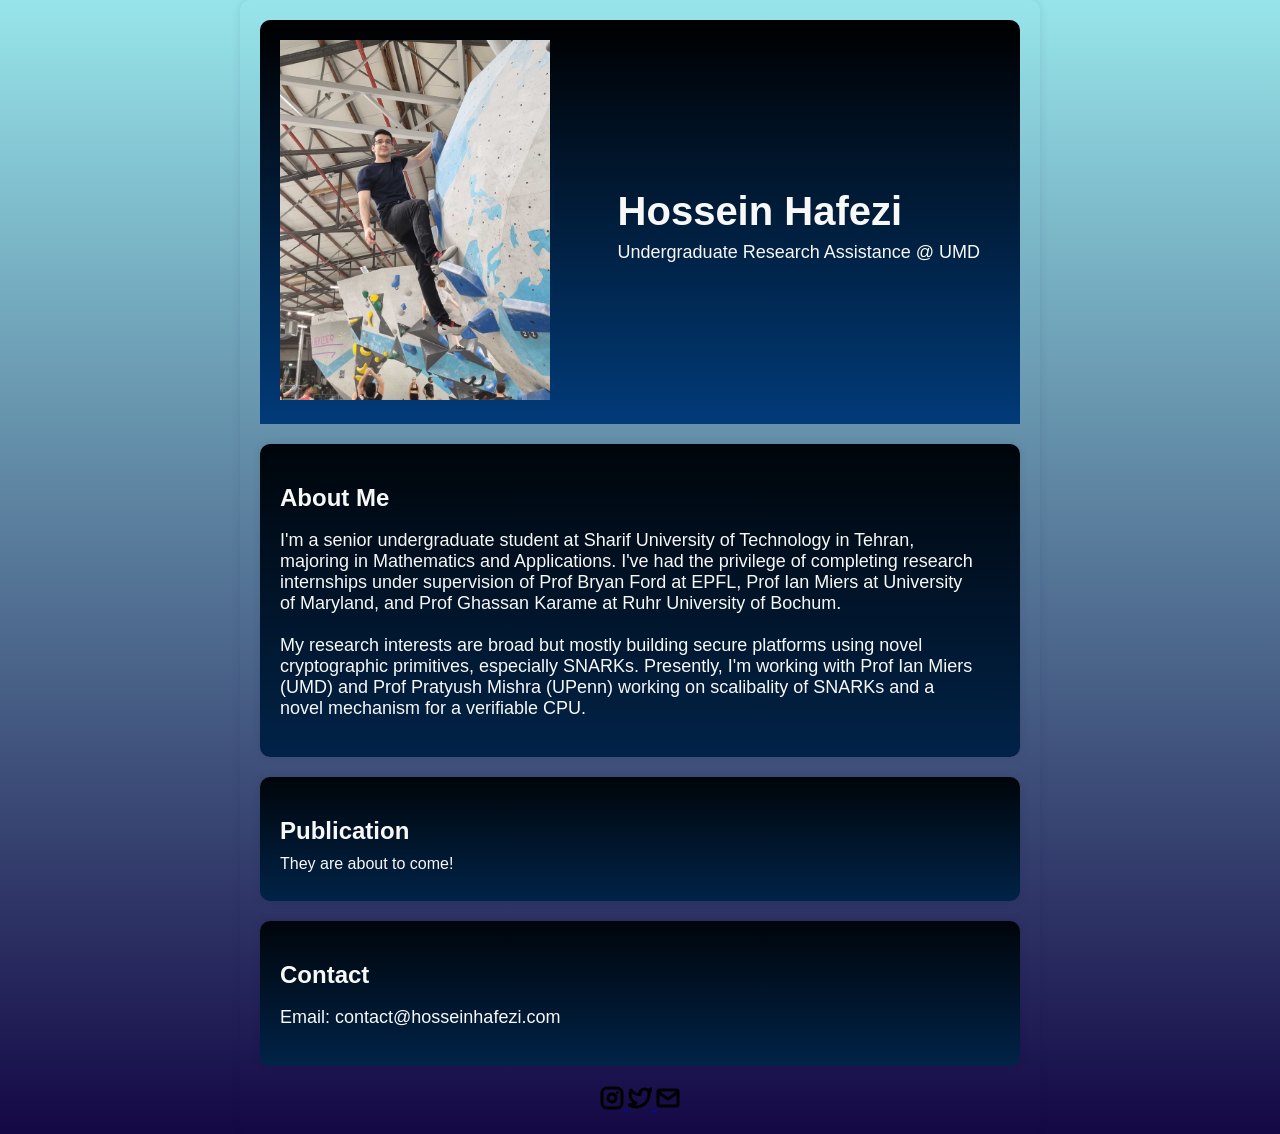
<file: main.html>
<!DOCTYPE html>
<html lang="en">

<head>
    <meta charset="UTF-8">
    <meta name="viewport" content="width=device-width, initial-scale=1.0">
    <title>Hossein Hafezi</title>
    <style>
        body {
            font-family: 'Segoe UI', Tahoma, Geneva, Verdana, sans-serif;
            text-align: center;
            margin: 0 auto;
            max-width: 800px;
            padding: 20px;
            box-sizing: border-box;
            background: linear-gradient(to bottom, #97e5ea, #140845);
            border-radius: 10px;
            box-shadow: 0 0 10px rgba(10, 0, 74, 0.1);
        }

        header {
            display: flex;
            justify-content: space-between;
            align-items: center;
            padding: 20px;
            background: linear-gradient(to bottom, #000000, #013b79);
            color: #fff;
            border-radius: 10px 10px 0 0;
            margin-bottom: 20px;
        }

        .profile-picture {
            max-width: 300px;
            border-radius: 50%;
            margin-right: 0; /* Removed the margin-right */
        }

        .title {
            text-align: left;
            color: #f8f8f8;

        }

        h1 {
            font-size: 40px;
            text-align: left;
            margin-bottom: -10px;
            color: #f8f8f8;


        }

        p {
            font-size: 18px;
            margin-right: 20px;
            color: #f8f8f8;

        }

        section {
            margin-bottom: 20px;
            text-align: left;
            background: linear-gradient(to bottom, #00050a, #012348);
            border-radius: 10px;
            padding: 20px;
            box-shadow: 0 0 10px rgba(0, 0, 0, 0.1);
            color: #f8f8f8;

        }

        h2 {
            color: #f8f8f8;
            font-size: 24px;
            margin-bottom: 10px;
        }

        ul {
            list-style-type: none;
            padding: 0;
            margin: 0;
            color: #f8f8f8;

        }

        li {
            font-size: 16px;
            margin-bottom: 8px;
            color: #f8f8f8;

        }
    </style>
</head>

<body>

    <header>
        <div class="profile-picture">
            <img src="profile.jpg" alt="Profile Picture" style="width: 270px;height: auto;">
        </div>
        <div class="title">
            <h1>Hossein Hafezi</h1>
            <p>Undergraduate Research Assistance @ UMD</p>
        </div>
    </header>

    <section>
        <h2>About Me</h2>
        <p>I'm a senior undergraduate student at Sharif University of Technology in Tehran, majoring in Mathematics and Applications. I've had the privilege of completing research internships under supervision of Prof Bryan Ford at EPFL, Prof Ian Miers at University of Maryland, and Prof Ghassan Karame at Ruhr University of Bochum. 

            <br><br>
            My research interests are broad but mostly building secure platforms using novel cryptographic primitives, especially SNARKs. Presently, I'm working with Prof Ian Miers (UMD) and Prof Pratyush Mishra (UPenn) working on scalibality of SNARKs and a novel mechanism for a verifiable CPU.
        </p>
    </section>
    <section>
        <h2>Publication</h2>
        <ul>
            <li>They are about to come!</li>
        </ul>
    </section> 
    

    <section>
        <h2>Contact</h2>
        <p>Email: contact@hosseinhafezi.com</p>
    </section>

        <!-- FOOTER -->
        <div id="footer">
            <!-- 
              TODO - Change href to your Instagram account (can also delete entire "a" element if no Instagram) 
      
              This should be the same across all pages.
            -->
            <a class="icon-link"  href="https://www.instagram.com/official_h2/">
              <image src="./asset/icon/instagram.svg" class="footer-icon"/>
            </a>
            <!-- 
              TODO - Change href to your Twitter account (can also delete entire "a" element if no Twitter) 
            
              This should be the same across all pages.
            -->
            <a class="icon-link" href="https://twitter.com/RandomString00">
              <image src="./asset/icon/twitter.svg" class="footer-icon"/>
            </a>
            <!-- 
              TODO - Change the email after "mailto" to your contact email 
            
              This should be the same across all pages.
            -->
            <a class="icon-link" href="mailto:contact@hosseinhafezi.com">
              <image src="./asset/icon/mail.svg" class="footer-icon"/>
            </a>
          </div>
      
</body>

</html>
</file>
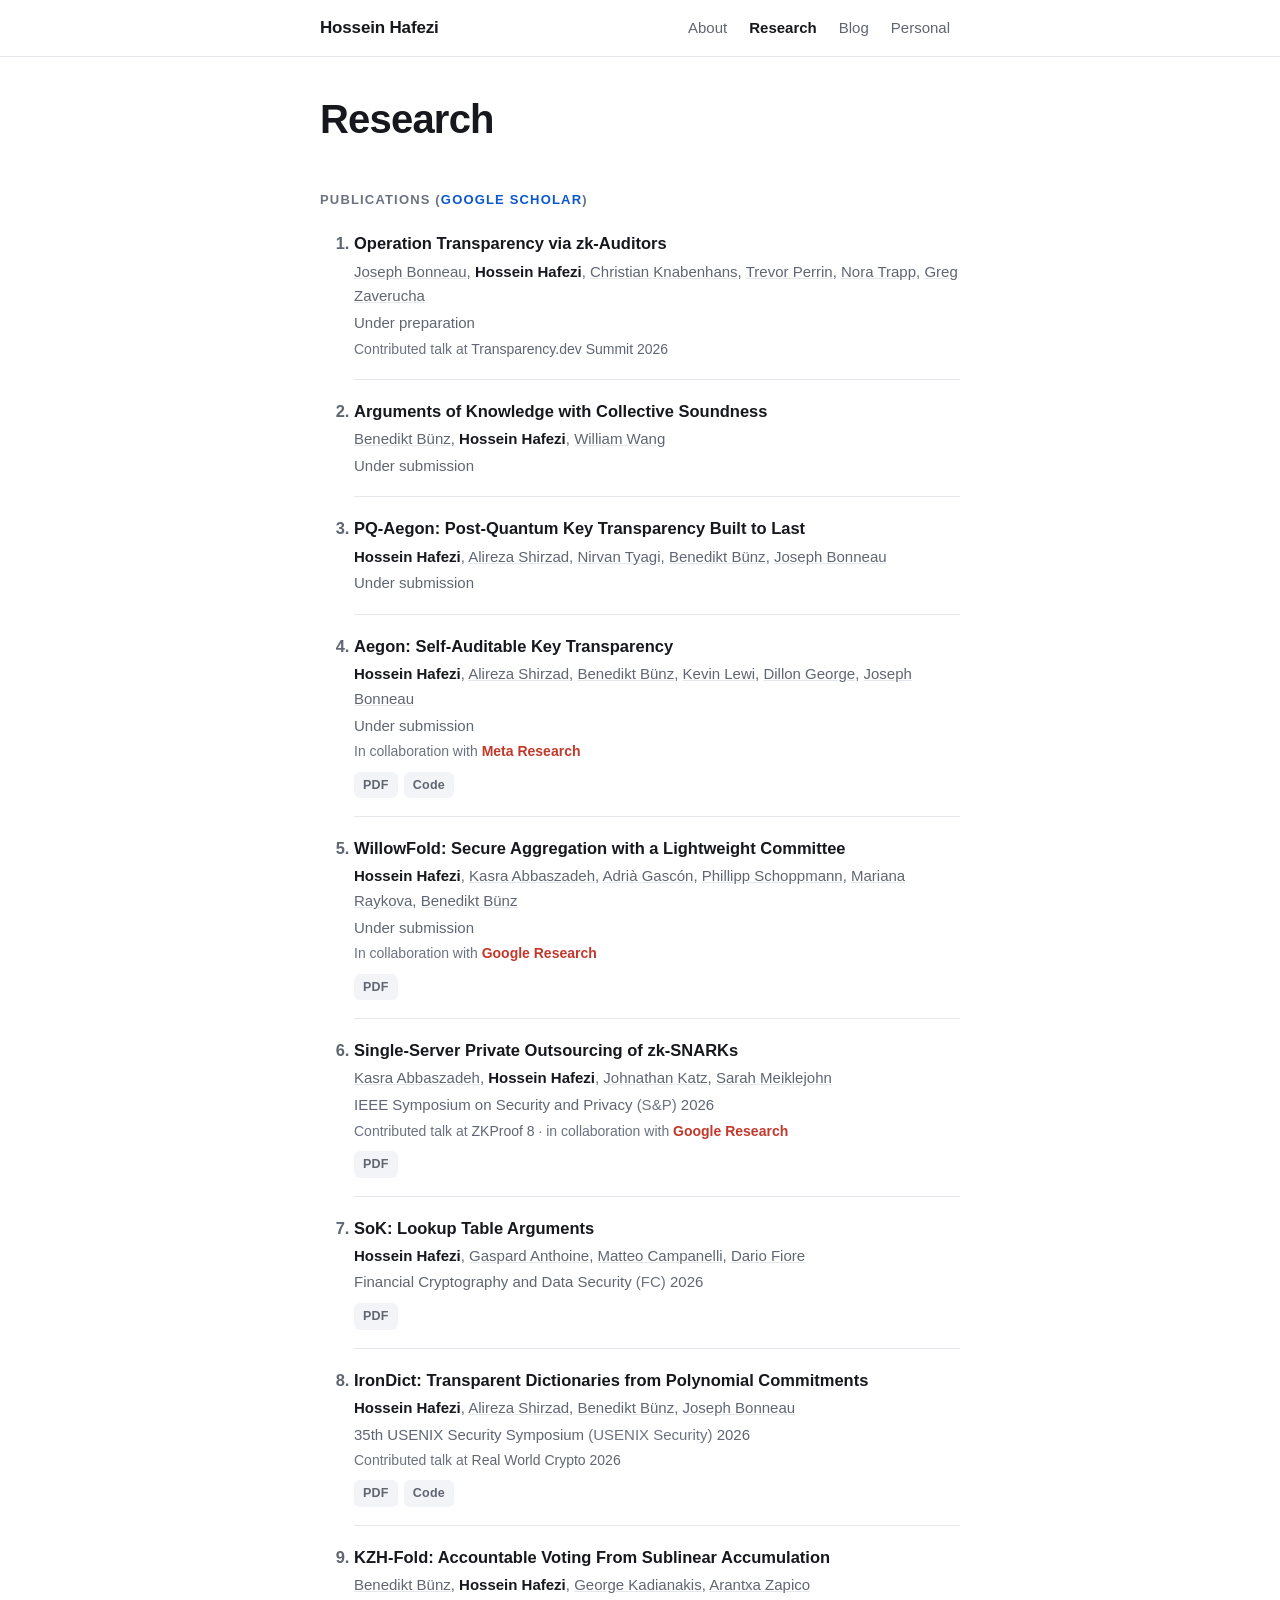
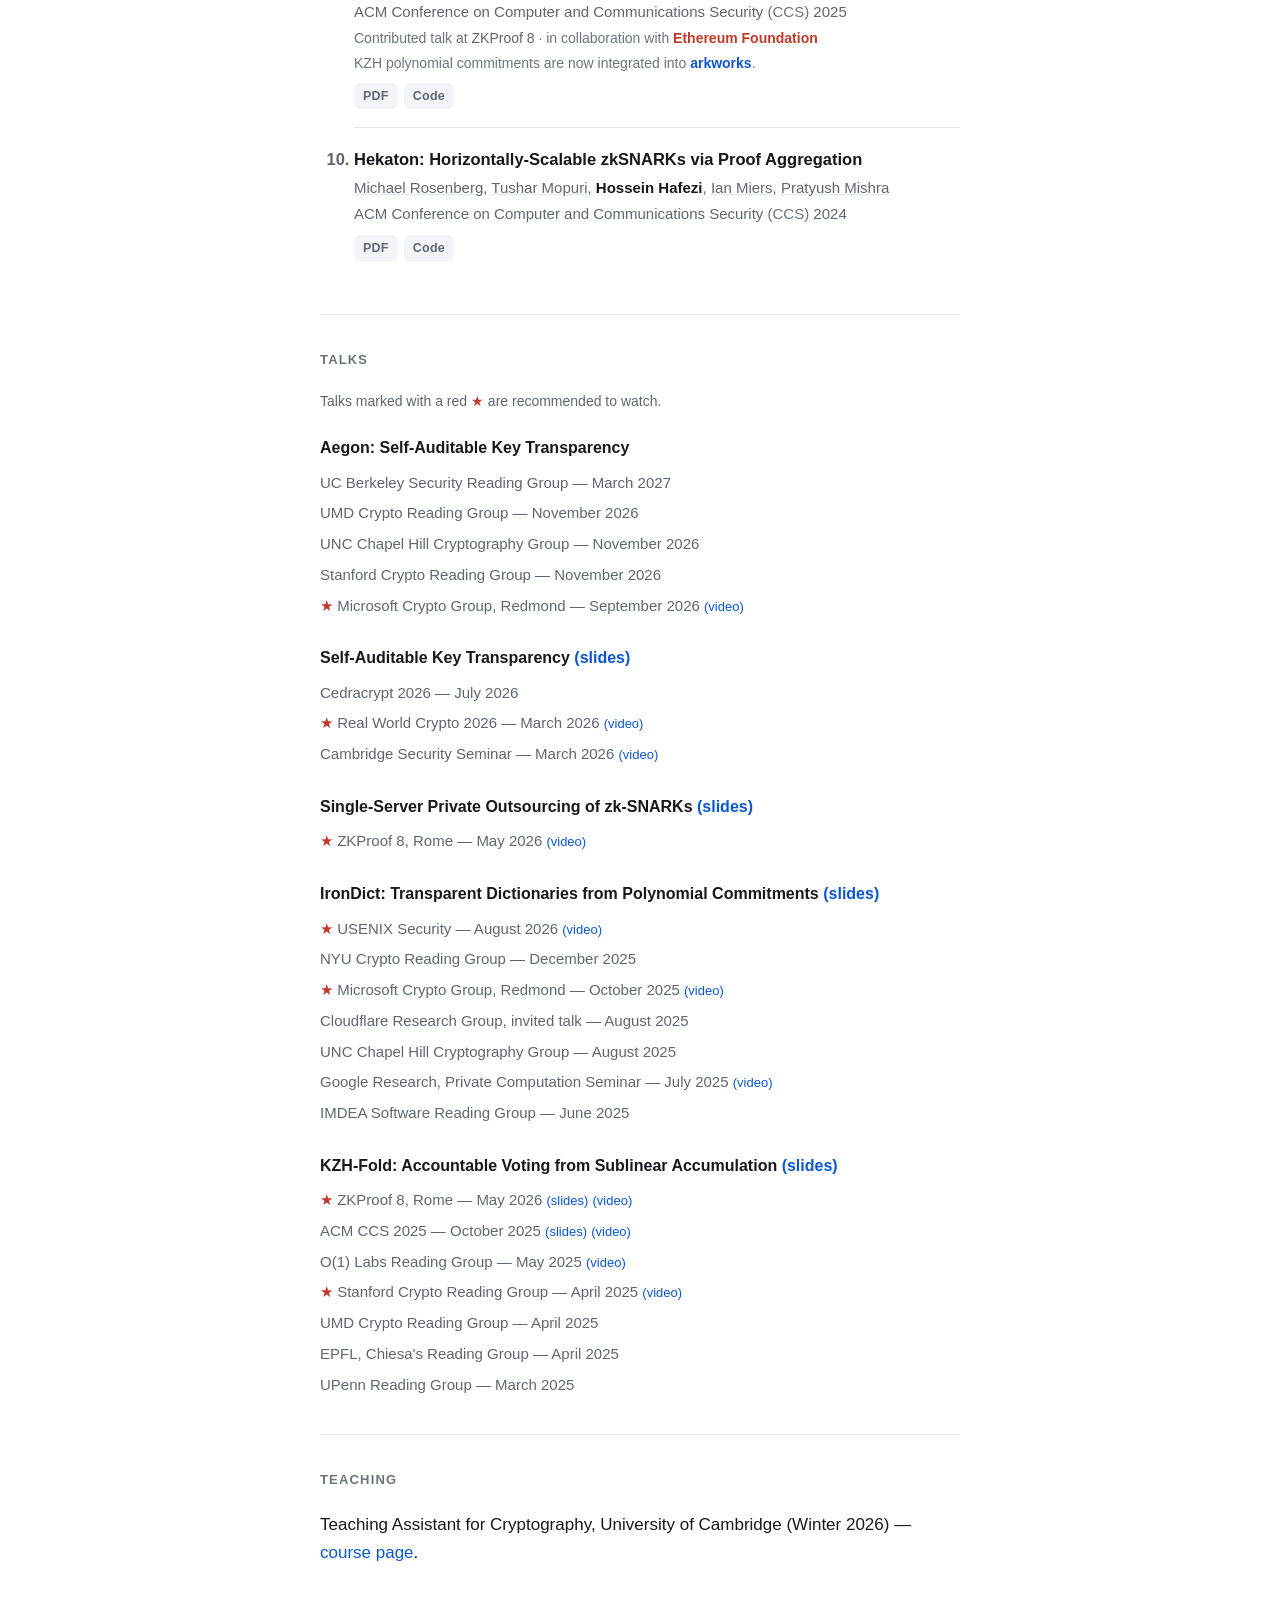
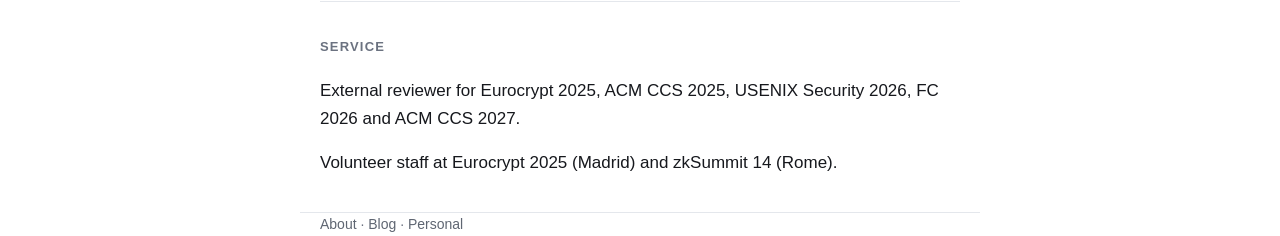
<file: publication.html>
<!DOCTYPE html>
<html lang="en">
<head>
    <meta charset="UTF-8">
    <meta name="viewport" content="width=device-width, initial-scale=1">
    <title>Hossein Hafezi — Research</title>
    <link rel="icon" href="asset/cambridge-logo.jpeg">
    <meta name="description" content="Publications, talks, teaching and service — Hossein Hafezi, working on SNARKs, secure aggregation and key transparency.">
    <link rel="canonical" href="https://hosseinhafezi.com/publication.html">
    <meta property="og:type" content="website">
    <meta property="og:site_name" content="Hossein Hafezi">
    <meta property="og:title" content="Research — Hossein Hafezi">
    <meta property="og:description" content="Publications, talks, teaching and service — Hossein Hafezi, working on SNARKs, secure aggregation and key transparency.">
    <meta property="og:url" content="https://hosseinhafezi.com/publication.html">
    <meta property="og:image" content="https://hosseinhafezi.com/asset/profile.jpg">
    <meta property="og:image:alt" content="Hossein Hafezi">
    <meta name="twitter:card" content="summary">
    <link rel="stylesheet" href="asset/style.css?v=4">

    <style>
        .page-title {
            padding: 40px 0 8px;
        }

        .talk-group { margin-bottom: 26px; }
        .talk-group:last-child { margin-bottom: 0; }

        .talk-group h3 {
            margin: 0 0 8px;
            font-size: 16px;
            font-weight: 620;
            line-height: 1.4;
        }

        .talk-group ul { margin: 0; padding: 0; list-style: none; }

        .talk-group li {
            font-size: 15px;
            color: var(--muted);
            padding: 3px 0;
        }

        .talk-group li a { font-size: 13px; }

        .talk-note { margin: 0 0 24px; font-size: 14px; color: var(--muted); }
        .talk-recommended { color: #c0392b; }

        /* Publications: one stacked block per paper — title, authors, venue,
           notes, links — rather than a two-column table. */
        .pub-list { margin: 0; padding: 0 0 0 2em; list-style: decimal outside; }

        .pub {
            padding: 18px 0;
            border-top: 1px solid var(--rule);
        }

        .pub:first-child { border-top: 0; padding-top: 0; }
        .pub::marker { color: var(--muted); font-size: 16.5px; font-weight: 600; }

        .pub h3 {
            margin: 0 0 4px;
            font-size: 16.5px;
            font-weight: 620;
            line-height: 1.4;
        }

        .pub .authors { margin: 0 0 2px; }

        .pub .venue {
            margin: 0;
            font-size: 15px;
            color: var(--muted);
        }

        .pub .abbr { color: var(--faint); }

        .pub .notes { margin: 2px 0 0; }

        /* Industry collaborators. */
        .collab { color: #c0392b; font-weight: 600; }

        @media (prefers-color-scheme: dark) {
            .collab { color: #ff8a7a; }
            .talk-recommended { color: #ff8a7a; }
        }
    </style>
</head>
<body>

<header class="site-header">
    <div class="wrap">
        <a class="brand" href="index.html">Hossein Hafezi</a>
        <nav class="site-nav">
            <a href="index.html">About</a>
            <a href="publication.html" class="current">Research</a>
            <a href="blogs.html">Blog</a>
            <a href="personal-life.html">Personal</a>
        </nav>
    </div>
</header>

<main class="wrap">

    <div class="page-title">
        <h1>Research</h1>
    </div>

    <section>
        <h2>Publications
            (<a href="https://scholar.google.com/citations?view_op=list_works&hl=en&user=M6g06s4AAAAJ">Google Scholar</a>)
        </h2>
        <ol class="pub-list">

            <li class="pub">
                <h3>Operation Transparency via zk-Auditors</h3>
                <p class="authors"><a href="https://jbonneau.com/">Joseph Bonneau</a>,
                    <span class="me">Hossein Hafezi</span>,
                    <a href="https://cknabs.github.io/">Christian Knabenhans</a>,
                    <a href="https://www.linkedin.com/in/trevor-perrin-b610994">Trevor Perrin</a>,
                    <a href="https://noratr.app/">Nora Trapp</a>,
                    <a href="https://www.microsoft.com/en-us/research/people/gregz/">Greg Zaverucha</a></p>
                <p class="venue">Under preparation</p>
                <p class="notes">Contributed talk at <span class="hl">Transparency.dev Summit 2026</span></p>
            </li>

            <li class="pub">
                <h3>Arguments of Knowledge with Collective Soundness</h3>
                <p class="authors"><a href="https://cs.nyu.edu/~bb/">Benedikt Bünz</a>,
                    <span class="me">Hossein Hafezi</span>, <a href="https://priv.pub/">William Wang</a></p>
                <p class="venue">Under submission</p>
            </li>

            <li class="pub">
                <h3>PQ-Aegon: Post-Quantum Key Transparency Built to Last</h3>
                <p class="authors"><span class="me">Hossein Hafezi</span>,
                    <a href="https://alireza-shirzad.github.io/">Alireza Shirzad</a>,
                    <a href="https://homes.cs.washington.edu/~tyagi/">Nirvan Tyagi</a>,
                    <a href="https://cs.nyu.edu/~bb/">Benedikt Bünz</a>,
                    <a href="https://jbonneau.com/">Joseph Bonneau</a></p>
                <p class="venue">Under submission</p>
            </li>

            <li class="pub">
                <h3>Aegon: Self-Auditable Key Transparency</h3>
                <p class="authors"><span class="me">Hossein Hafezi</span>,
                    <a href="https://alireza-shirzad.github.io/">Alireza Shirzad</a>,
                    <a href="https://cs.nyu.edu/~bb/">Benedikt Bünz</a>,
                    <a href="https://scholar.google.com/citations?user=NRa0_kEAAAAJ&hl=en">Kevin Lewi</a>,
                    <a href="https://www.linkedin.com/in/dillongeorge03/?skipRedirect=true">Dillon George</a>,
                    <a href="https://jbonneau.com/">Joseph Bonneau</a></p>
                <p class="venue">Under submission</p>
                <p class="notes">In collaboration with <span class="collab">Meta Research</span></p>
                <p class="links"><a href="https://eprint.iacr.org/2026/1681.pdf">PDF</a><a
                        href="https://github.com/alireza-shirzad/aegon">Code</a></p>
            </li>

            <li class="pub">
                <h3>WillowFold: Secure Aggregation with a Lightweight Committee</h3>
                <p class="authors"><span class="me">Hossein Hafezi</span>,
                    <a href="https://www.linkedin.com/in/kasraabz/">Kasra Abbaszadeh</a>,
                    <a href="https://www.linkedin.com/in/adri%C3%A0-gasc%C3%B3n-09069229/">Adrià Gascón</a>,
                    <a href="https://research.google/people/phillippschoppmann/">Phillipp Schoppmann</a>,
                    <a href="https://research.google/people/108498/">Mariana Raykova</a>,
                    <a href="https://cs.nyu.edu/~bb/">Benedikt Bünz</a></p>
                <p class="venue">Under submission</p>
                <p class="notes">In collaboration with <span class="collab">Google Research</span></p>
                <p class="links"><a href="https://eprint.iacr.org/2026/264.pdf">PDF</a></p>
            </li>

            <li class="pub">
                <h3>Single-Server Private Outsourcing of zk-SNARKs</h3>
                <p class="authors"><a href="https://www.linkedin.com/in/kasraabz/">Kasra Abbaszadeh</a>,
                    <span class="me">Hossein Hafezi</span>,
                    <a href="https://www.cs.umd.edu/~jkatz/">Johnathan Katz</a>,
                    <a href="https://smeiklej.com/">Sarah Meiklejohn</a></p>
                <p class="venue">IEEE Symposium on Security and Privacy <span class="abbr">(S&amp;P)</span> 2026</p>
                <p class="notes">Contributed talk at <span class="hl">ZKProof 8</span> · in collaboration with
                    <span class="collab">Google Research</span></p>
                <p class="links"><a href="https://eprint.iacr.org/2025/2113.pdf">PDF</a></p>
            </li>

            <li class="pub">
                <h3>SoK: Lookup Table Arguments</h3>
                <p class="authors"><span class="me">Hossein Hafezi</span>,
                    <a href="https://www.gaspard.at/">Gaspard Anthoine</a>,
                    <a href="https://www.binarywhales.com/">Matteo Campanelli</a>,
                    <a href="https://www.dariofiore.it/">Dario Fiore</a></p>
                <p class="venue">Financial Cryptography and Data Security <span class="abbr">(FC)</span> 2026</p>
                <p class="links"><a href="https://eprint.iacr.org/2025/1876.pdf">PDF</a></p>
            </li>

            <li class="pub">
                <h3>IronDict: Transparent Dictionaries from Polynomial Commitments</h3>
                <p class="authors"><span class="me">Hossein Hafezi</span>,
                    <a href="https://alireza-shirzad.github.io/">Alireza Shirzad</a>,
                    <a href="https://cs.nyu.edu/~bb/">Benedikt Bünz</a>,
                    <a href="https://jbonneau.com/">Joseph Bonneau</a></p>
                <p class="venue">35th USENIX Security Symposium <span class="abbr">(USENIX Security)</span> 2026</p>
                <p class="notes">Contributed talk at <span class="hl">Real World Crypto 2026</span></p>
                <p class="links"><a href="https://eprint.iacr.org/2025/1580.pdf">PDF</a><a
                        href="https://github.com/alireza-shirzad/Iron-key">Code</a></p>
            </li>

            <li class="pub">
                <h3>KZH-Fold: Accountable Voting From Sublinear Accumulation</h3>
                <p class="authors"><a href="https://cs.nyu.edu/~bb/">Benedikt Bünz</a>,
                    <span class="me">Hossein Hafezi</span>,
                    <a href="https://www.linkedin.com/in/george-k-6066991a7">George Kadianakis</a>,
                    <a href="https://sites.google.com/view/arantxazapico">Arantxa Zapico</a></p>
                <p class="venue">ACM Conference on Computer and Communications Security
                    <span class="abbr">(CCS)</span> 2025</p>
                <p class="notes">Contributed talk at <span class="hl">ZKProof 8</span> · in collaboration with
                    <span class="collab">Ethereum Foundation</span></p>
                <p class="notes">KZH polynomial commitments are now integrated into
                    <a href="https://github.com/arkworks-rs/poly-commit/tree/master/poly-commit/src/kzh"><strong>arkworks</strong></a>.</p>
                <p class="links"><a href="https://eprint.iacr.org/2025/144.pdf">PDF</a><a
                        href="https://github.com/asn-d6/kzh_fold">Code</a></p>
            </li>

            <li class="pub">
                <h3>Hekaton: Horizontally-Scalable zkSNARKs via Proof Aggregation</h3>
                <p class="authors"><a href="https://mrosenberg.pub/about/">Michael Rosenberg</a>,
                    <a href="https://tmopuri.com/">Tushar Mopuri</a>,
                    <span class="me">Hossein Hafezi</span>,
                    <a href="https://www.cs.umd.edu/~imiers/">Ian Miers</a>,
                    <a href="https://pratyushmishra.com/">Pratyush Mishra</a></p>
                <p class="venue">ACM Conference on Computer and Communications Security
                    <span class="abbr">(CCS)</span> 2024</p>
                <p class="links"><a href="https://eprint.iacr.org/2024/1208.pdf">PDF</a><a
                        href="https://github.com/Pratyush/hekaton-system">Code</a></p>
            </li>

        </ol>
    </section>

    <section>
        <h2>Talks</h2>
        <p class="talk-note">Talks marked with a red <span class="talk-recommended" role="img" aria-label="star">★</span> are recommended to watch.</p>

        <div class="talk-group">
            <h3>Aegon: Self-Auditable Key Transparency</h3>
            <ul>
                <li>UC Berkeley Security Reading Group — March 2027</li>
                <li>UMD Crypto Reading Group — November 2026</li>
                <li>UNC Chapel Hill Cryptography Group — November 2026</li>
                <li>Stanford Crypto Reading Group — November 2026</li>
                <li><span class="talk-recommended" role="img" aria-label="Recommended talk">★</span> Microsoft Crypto Group, Redmond — September 2026
                    <a href="https://www.microsoft.com/en-us/research/video/aegon-self-auditable-key-transparency/">(video)</a></li>
            </ul>
        </div>

        <div class="talk-group">
            <h3>Self-Auditable Key Transparency <a href="/asset/RWC%20Talk.pdf">(slides)</a></h3>
            <ul>
                <li>Cedracrypt 2026 — July 2026</li>
                <li><span class="talk-recommended" role="img" aria-label="Recommended talk">★</span> Real World Crypto 2026 — March 2026
                    <a href="https://www.youtube.com/watch?v=3gg9PpA7yHM&list=PLeeS-3Ml-rpo3zh9xaf0CzKHNOkNjqOH2&index=44">(video)</a></li>
                <li>Cambridge Security Seminar — March 2026
                    <a href="https://www.youtube.com/watch?v=9-tWoiS-GOM">(video)</a></li>
            </ul>
        </div>

        <div class="talk-group">
            <h3>Single-Server Private Outsourcing of zk-SNARKs
                <a href="/asset/Server-aided%20(ZKProofs8).pdf">(slides)</a></h3>
            <ul>
                <li><span class="talk-recommended" role="img" aria-label="Recommended talk">★</span> ZKProof 8, Rome — May 2026
                    <a href="https://www.youtube.com/watch?v=dkzZR3wiw5s&t=102s">(video)</a></li>
            </ul>
        </div>

        <div class="talk-group">
            <h3>IronDict: Transparent Dictionaries from Polynomial Commitments
                <a href="/asset/IronDict.pdf">(slides)</a></h3>
            <ul>
                <li><span class="talk-recommended" role="img" aria-label="Recommended talk">★</span> USENIX Security — August 2026
                    <a href="https://youtu.be/uLibkyD5fPQ?si=UC-7GasBtUgn-TOo">(video)</a></li>
                <li>NYU Crypto Reading Group — December 2025</li>
                <li><span class="talk-recommended" role="img" aria-label="Recommended talk">★</span> Microsoft Crypto Group, Redmond — October 2025
                    <a href="https://www.microsoft.com/en-us/research/video/irondict-transparent-dictionaries-from-polynomial-commitments/">(video)</a></li>
                <li>Cloudflare Research Group, invited talk — August 2025</li>
                <li>UNC Chapel Hill Cryptography Group — August 2025</li>
                <li>Google Research, Private Computation Seminar — July 2025
                    <a href="https://youtu.be/h2VLVcz3d7U?si=PbwoTHGuieFVs5Bc">(video)</a></li>
                <li>IMDEA Software Reading Group — June 2025</li>
            </ul>
        </div>

        <div class="talk-group">
            <h3>KZH-Fold: Accountable Voting from Sublinear Accumulation
                <a href="/asset/KZH_Slides.pdf">(slides)</a></h3>
            <ul>
                <li><span class="talk-recommended" role="img" aria-label="Recommended talk">★</span> ZKProof 8, Rome — May 2026
                    <a href="/asset/zkproof8%20(KZH).pdf">(slides)</a>
                    <a href="https://www.youtube.com/watch?v=1QFJ7goyCms&t=581s">(video)</a></li>
                <li>ACM CCS 2025 — October 2025
                    <a href="/asset/KZH-fold%20(CCS).pdf">(slides)</a>
                    <a href="https://www.youtube.com/watch?v=-ZiRrDCe01U">(video)</a></li>
                <li>O(1) Labs Reading Group — May 2025
                    <a href="https://youtu.be/vnz05W3ten0?si=uASvQCXClNI3bEMA">(video)</a></li>
                <li><span class="talk-recommended" role="img" aria-label="Recommended talk">★</span> Stanford Crypto Reading Group — April 2025
                    <a href="https://stanford.zoom.us/rec/play/54F2llPXrJDTPpfkYp68Btbd9opydLPNJXZ6WPE6F71c50rtKsiA-zWMpm92jByKDZezG_iDp1O8pSHt.YwZmnJu1DmDZkwRa?accessLevel=&canPlayFromShare=true&from=share_recording_detail&startTime=1743703506000&componentName=rec-play&originRequestUrl=https">(video)</a></li>
                <li>UMD Crypto Reading Group — April 2025</li>
                <li>EPFL, Chiesa's Reading Group — April 2025</li>
                <li>UPenn Reading Group — March 2025</li>
            </ul>
        </div>
    </section>

    <section>
        <h2>Teaching</h2>
        <p>
            Teaching Assistant for Cryptography, University of Cambridge (Winter 2026) —
            <a href="https://www.cl.cam.ac.uk/teaching/2526/Crypto/">course page</a>.
        </p>
    </section>

    <section>
        <h2>Service</h2>
        <p>
            External reviewer for Eurocrypt 2025, ACM CCS 2025, USENIX Security 2026, FC 2026 and ACM CCS 2027.
        </p>
        <p>
            Volunteer staff at Eurocrypt 2025 (Madrid) and zkSummit 14 (Rome).
        </p>
    </section>

</main>

<footer class="wrap">
    <a href="index.html">About</a> · <a href="blogs.html">Blog</a> ·
    <a href="personal-life.html">Personal</a>
</footer>

</body>
</html>
</file>
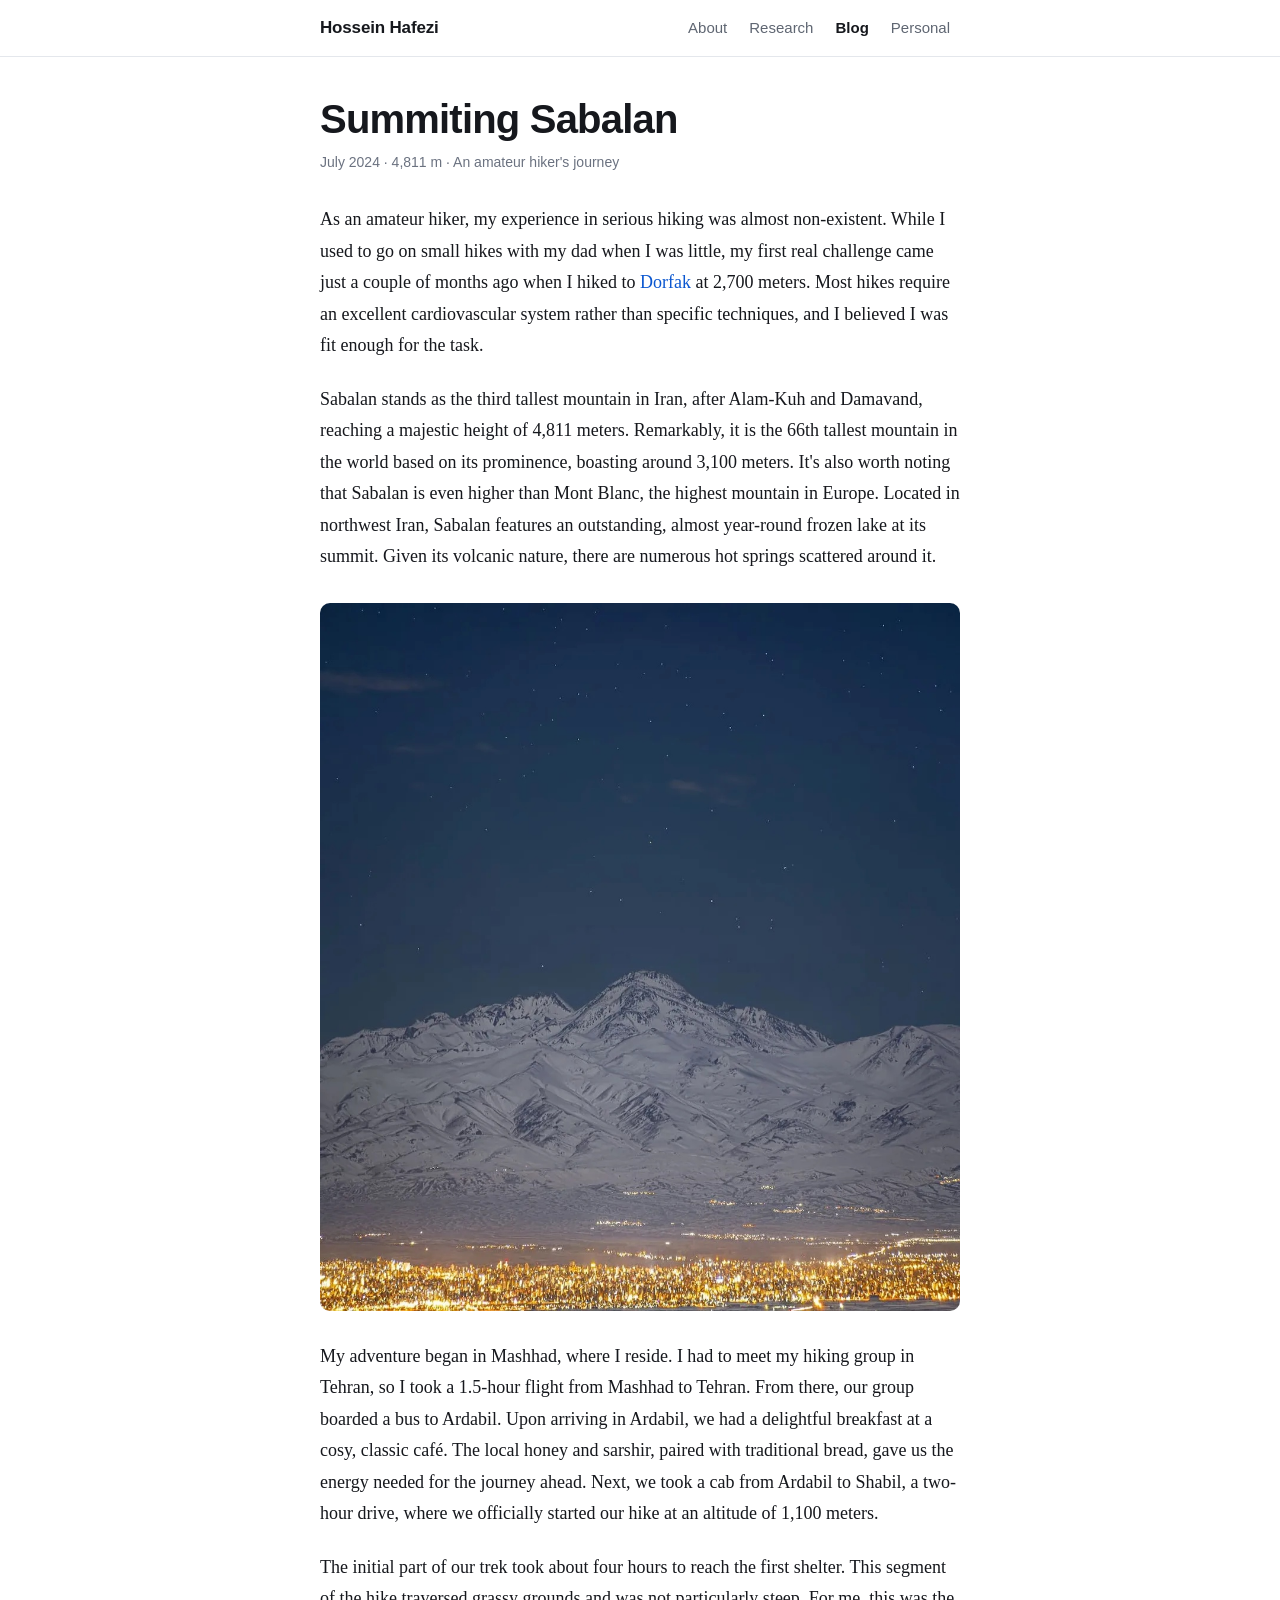
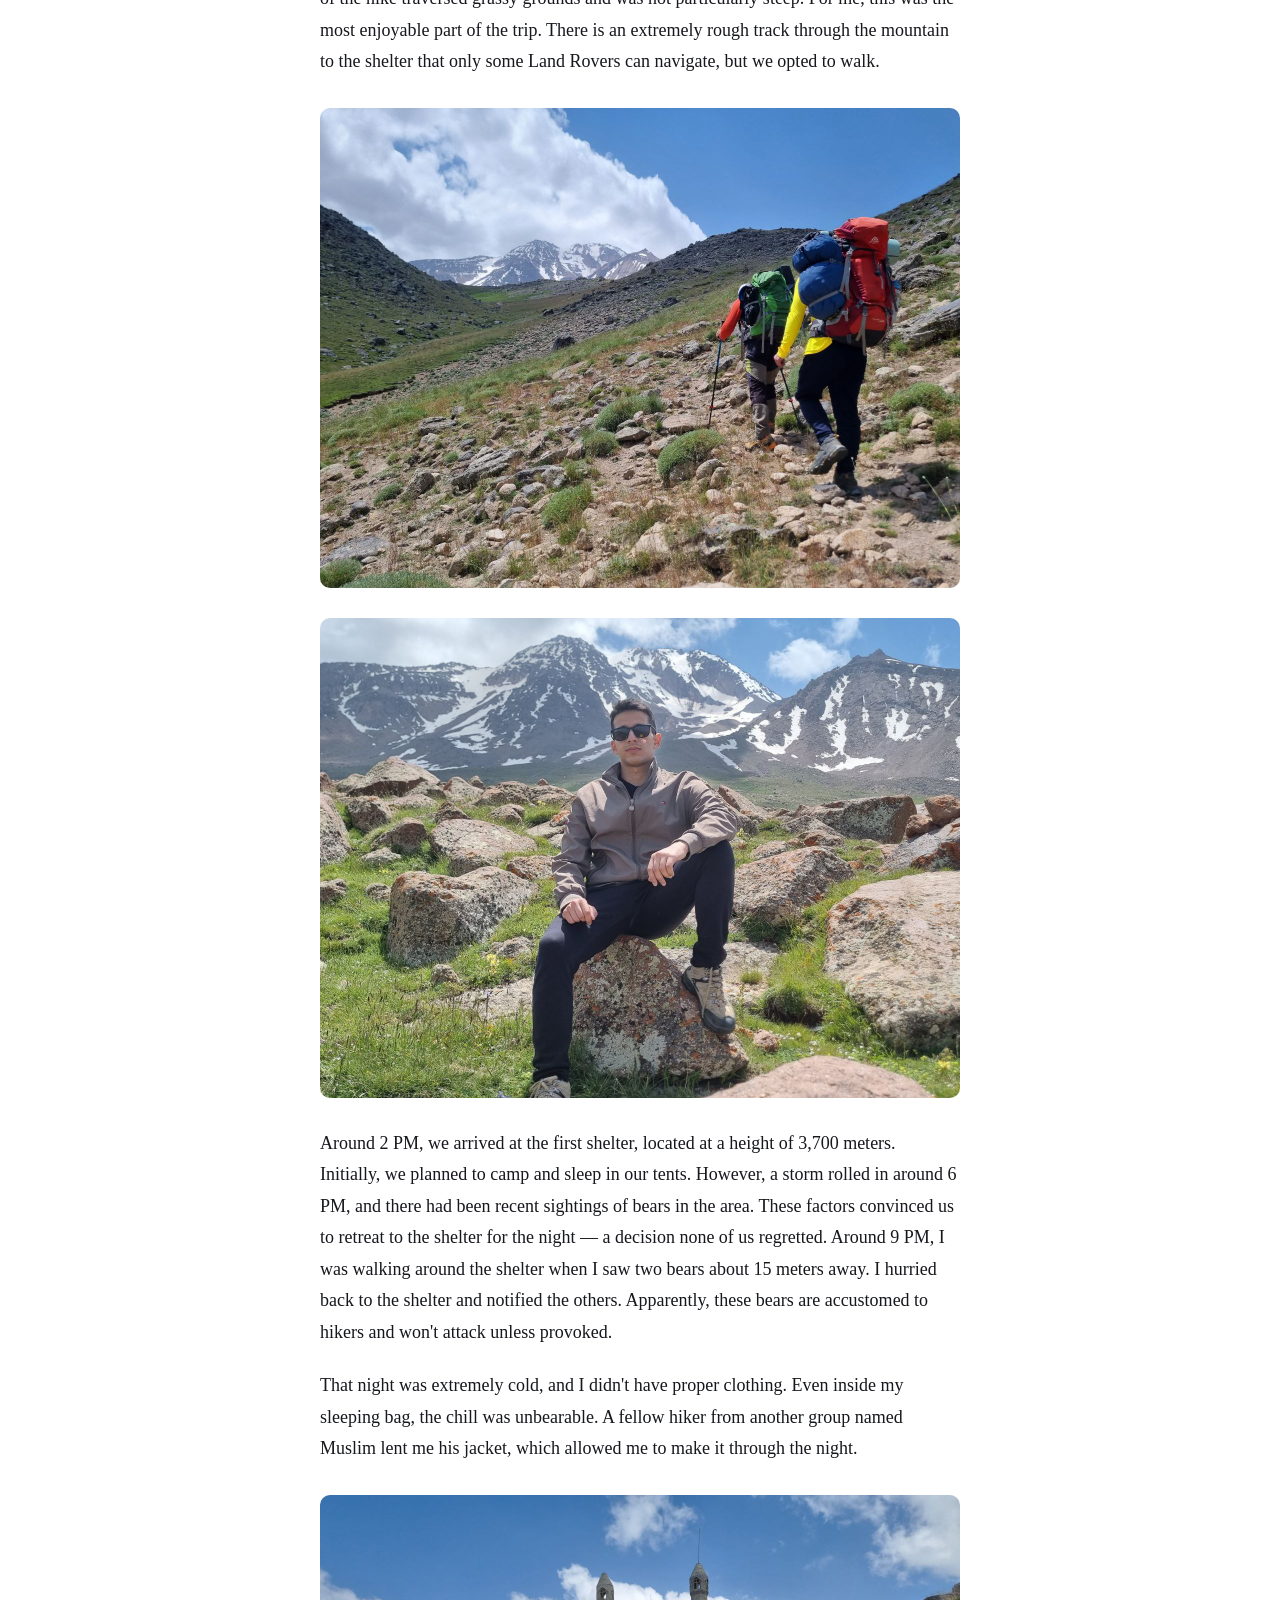
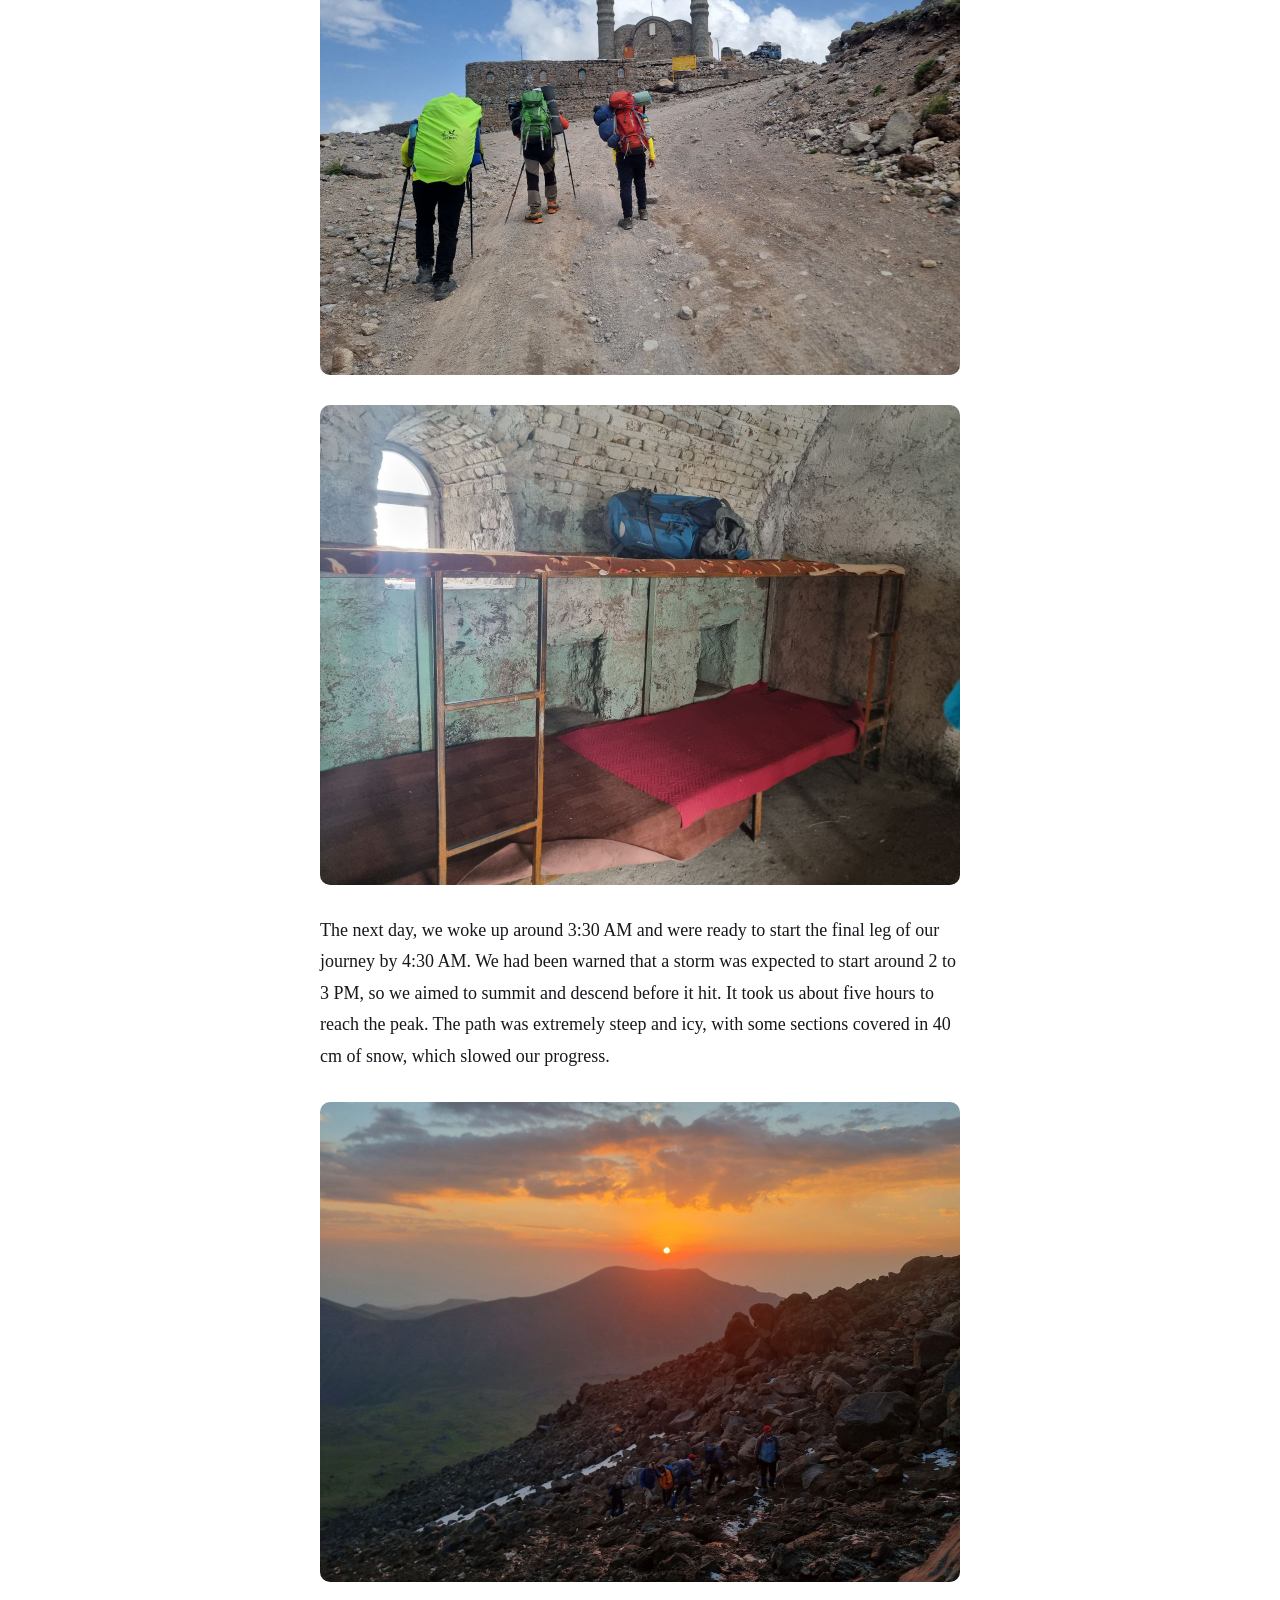
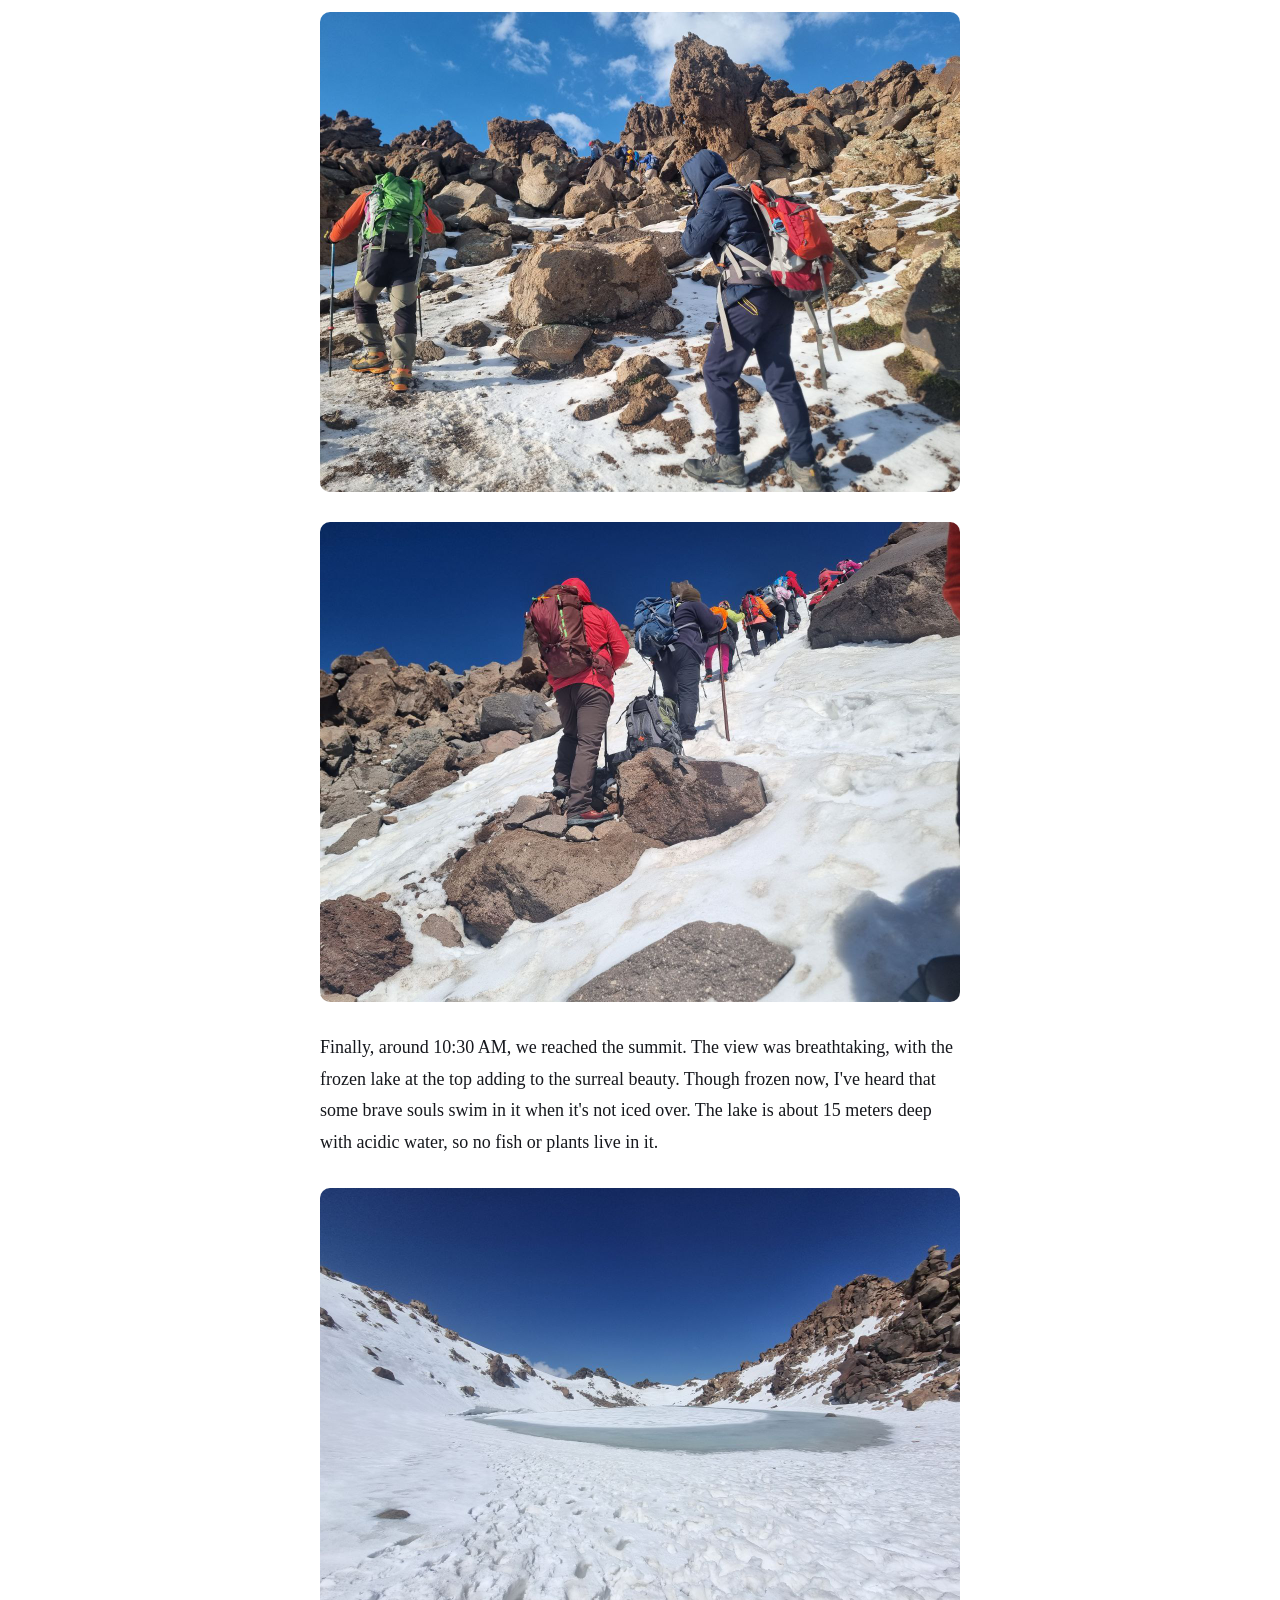
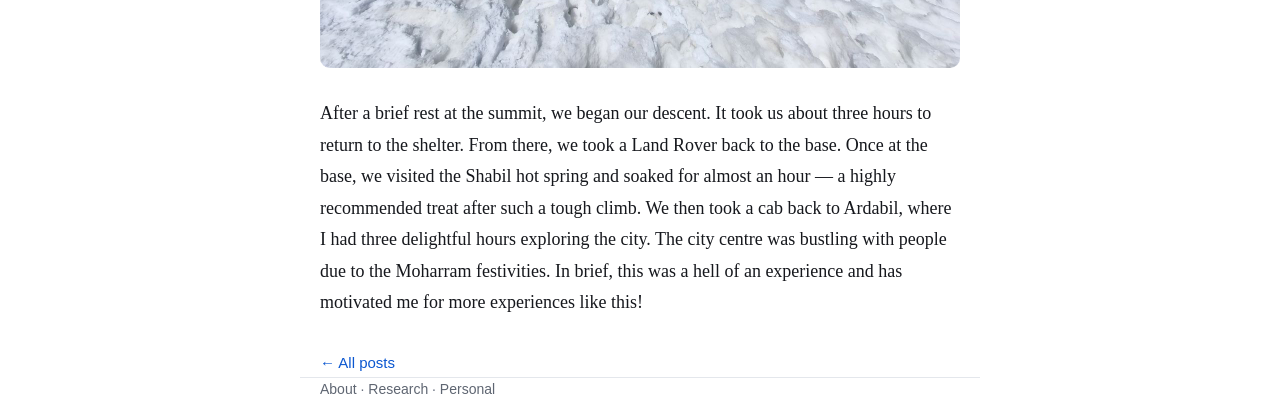
<file: summiting-sabalan.html>
<!DOCTYPE html>
<html lang="en">
<head>
    <meta charset="UTF-8">
    <meta name="viewport" content="width=device-width, initial-scale=1">
    <title>Summiting Sabalan — Hossein Hafezi</title>
    <link rel="icon" href="asset/cambridge-logo.jpeg">
    <meta name="description" content="An amateur hiker's journey up Sabalan, Iran's third-highest peak at 4,811 m — bears, a storm, and a frozen lake at the summit.">
    <link rel="canonical" href="https://hosseinhafezi.com/summiting-sabalan.html">
    <meta property="og:type" content="article">
    <meta property="og:site_name" content="Hossein Hafezi">
    <meta property="og:title" content="Summiting Sabalan">
    <meta property="og:description" content="An amateur hiker's journey up Sabalan, Iran's third-highest peak at 4,811 m — bears, a storm, and a frozen lake at the summit.">
    <meta property="og:url" content="https://hosseinhafezi.com/summiting-sabalan.html">
    <meta property="og:image" content="https://hosseinhafezi.com/photos/sabalan/sabalan1.jpg">
    <meta property="og:image:alt" content="Sabalan">
    <meta property="article:published_time" content="2024-07-12">
    <meta name="twitter:card" content="summary">
    <link rel="stylesheet" href="asset/style.css?v=4">
</head>
<body>

<header class="site-header">
    <div class="wrap">
        <a class="brand" href="index.html">Hossein Hafezi</a>
        <nav class="site-nav">
            <a href="index.html">About</a>
            <a href="publication.html">Research</a>
            <a href="blogs.html" class="current">Blog</a>
            <a href="personal-life.html">Personal</a>
        </nav>
    </div>
</header>

<main class="wrap">
    <article class="post">
        <h1>Summiting Sabalan</h1>
        <p class="meta"><time datetime="2024-07-12">July 2024</time> · 4,811 m · An amateur hiker's journey</p>

        <div class="post-body">
            <p>
                As an amateur hiker, my experience in serious hiking was almost non-existent. While I used to go on
                small hikes with my dad when I was little, my first real challenge came just a couple of months ago
                when I hiked to
                <a href="https://fa.wikipedia.org/wiki/%D8%AF%D8%B1%D9%81%DA%A9">Dorfak</a> at 2,700 meters. Most
                hikes require an excellent cardiovascular system rather than specific techniques, and I believed I
                was fit enough for the task.
            </p>

            <p>
                Sabalan stands as the third tallest mountain in Iran, after Alam-Kuh and Damavand, reaching a
                majestic height of 4,811 meters. Remarkably, it is the 66th tallest mountain in the world based on
                its prominence, boasting around 3,100 meters. It's also worth noting that Sabalan is even higher
                than Mont Blanc, the highest mountain in Europe. Located in northwest Iran, Sabalan features an
                outstanding, almost year-round frozen lake at its summit. Given its volcanic nature, there are
                numerous hot springs scattered around it.
            </p>

            <figure>
                <img loading="lazy" src="photos/sabalan/sabalan1.jpg" alt="Sabalan">
            </figure>

            <p>
                My adventure began in Mashhad, where I reside. I had to meet my hiking group in Tehran, so I took a
                1.5-hour flight from Mashhad to Tehran. From there, our group boarded a bus to Ardabil. Upon arriving
                in Ardabil, we had a delightful breakfast at a cosy, classic café. The local honey and sarshir,
                paired with traditional bread, gave us the energy needed for the journey ahead. Next, we took a cab
                from Ardabil to Shabil, a two-hour drive, where we officially started our hike at an altitude of
                1,100 meters.
            </p>

            <p>
                The initial part of our trek took about four hours to reach the first shelter. This segment of the
                hike traversed grassy grounds and was not particularly steep. For me, this was the most enjoyable
                part of the trip. There is an extremely rough track through the mountain to the shelter that only
                some Land Rovers can navigate, but we opted to walk.
            </p>

            <figure>
                <img loading="lazy" src="photos/sabalan/sabalan2.jpg" alt="The grassy first stretch of the trek">
            </figure>

            <figure>
                <img loading="lazy" src="photos/sabalan/sabalan3.jpg" alt="On the way to the first shelter">
            </figure>

            <p>
                Around 2 PM, we arrived at the first shelter, located at a height of 3,700 meters. Initially, we
                planned to camp and sleep in our tents. However, a storm rolled in around 6 PM, and there had been
                recent sightings of bears in the area. These factors convinced us to retreat to the shelter for the
                night — a decision none of us regretted. Around 9 PM, I was walking around the shelter when I saw two
                bears about 15 meters away. I hurried back to the shelter and notified the others. Apparently, these
                bears are accustomed to hikers and won't attack unless provoked.
            </p>

            <p>
                That night was extremely cold, and I didn't have proper clothing. Even inside my sleeping bag, the
                chill was unbearable. A fellow hiker from another group named Muslim lent me his jacket, which
                allowed me to make it through the night.
            </p>

            <figure>
                <img loading="lazy" src="photos/sabalan/sabalan4.jpg" alt="The shelter at 3,700 meters">
            </figure>

            <figure>
                <img loading="lazy" src="photos/sabalan/sabalan5.jpg" alt="The shelter at 3,700 meters">
            </figure>

            <p>
                The next day, we woke up around 3:30 AM and were ready to start the final leg of our journey by 4:30
                AM. We had been warned that a storm was expected to start around 2 to 3 PM, so we aimed to summit and
                descend before it hit. It took us about five hours to reach the peak. The path was extremely steep
                and icy, with some sections covered in 40 cm of snow, which slowed our progress.
            </p>

            <figure>
                <img loading="lazy" src="photos/sabalan/sabalan6.jpg" alt="The steep, icy path to the summit">
            </figure>

            <figure>
                <img loading="lazy" src="photos/sabalan/sabalan7.jpg" alt="The steep, icy path to the summit">
            </figure>

            <figure>
                <img loading="lazy" src="photos/sabalan/sabalan9.jpg" alt="The steep, icy path to the summit">
            </figure>

            <p>
                Finally, around 10:30 AM, we reached the summit. The view was breathtaking, with the frozen lake at
                the top adding to the surreal beauty. Though frozen now, I've heard that some brave souls swim in it
                when it's not iced over. The lake is about 15 meters deep with acidic water, so no fish or plants
                live in it.
            </p>

            <figure>
                <img loading="lazy" src="photos/sabalan/sabalan10.jpg"
                     alt="The frozen lake at the summit of Sabalan">
            </figure>

            <p>
                After a brief rest at the summit, we began our descent. It took us about three hours to return to the
                shelter. From there, we took a Land Rover back to the base. Once at the base, we visited the Shabil
                hot spring and soaked for almost an hour — a highly recommended treat after such a tough climb. We
                then took a cab back to Ardabil, where I had three delightful hours exploring the city. The city
                centre was bustling with people due to the Moharram festivities. In brief, this was a hell of an
                experience and has motivated me for more experiences like this!
            </p>
        </div>

        <a class="back" href="blogs.html">← All posts</a>
    </article>
</main>

<footer class="wrap">
    <a href="index.html">About</a> · <a href="publication.html">Research</a> ·
    <a href="personal-life.html">Personal</a>
</footer>

</body>
</html>
</file>
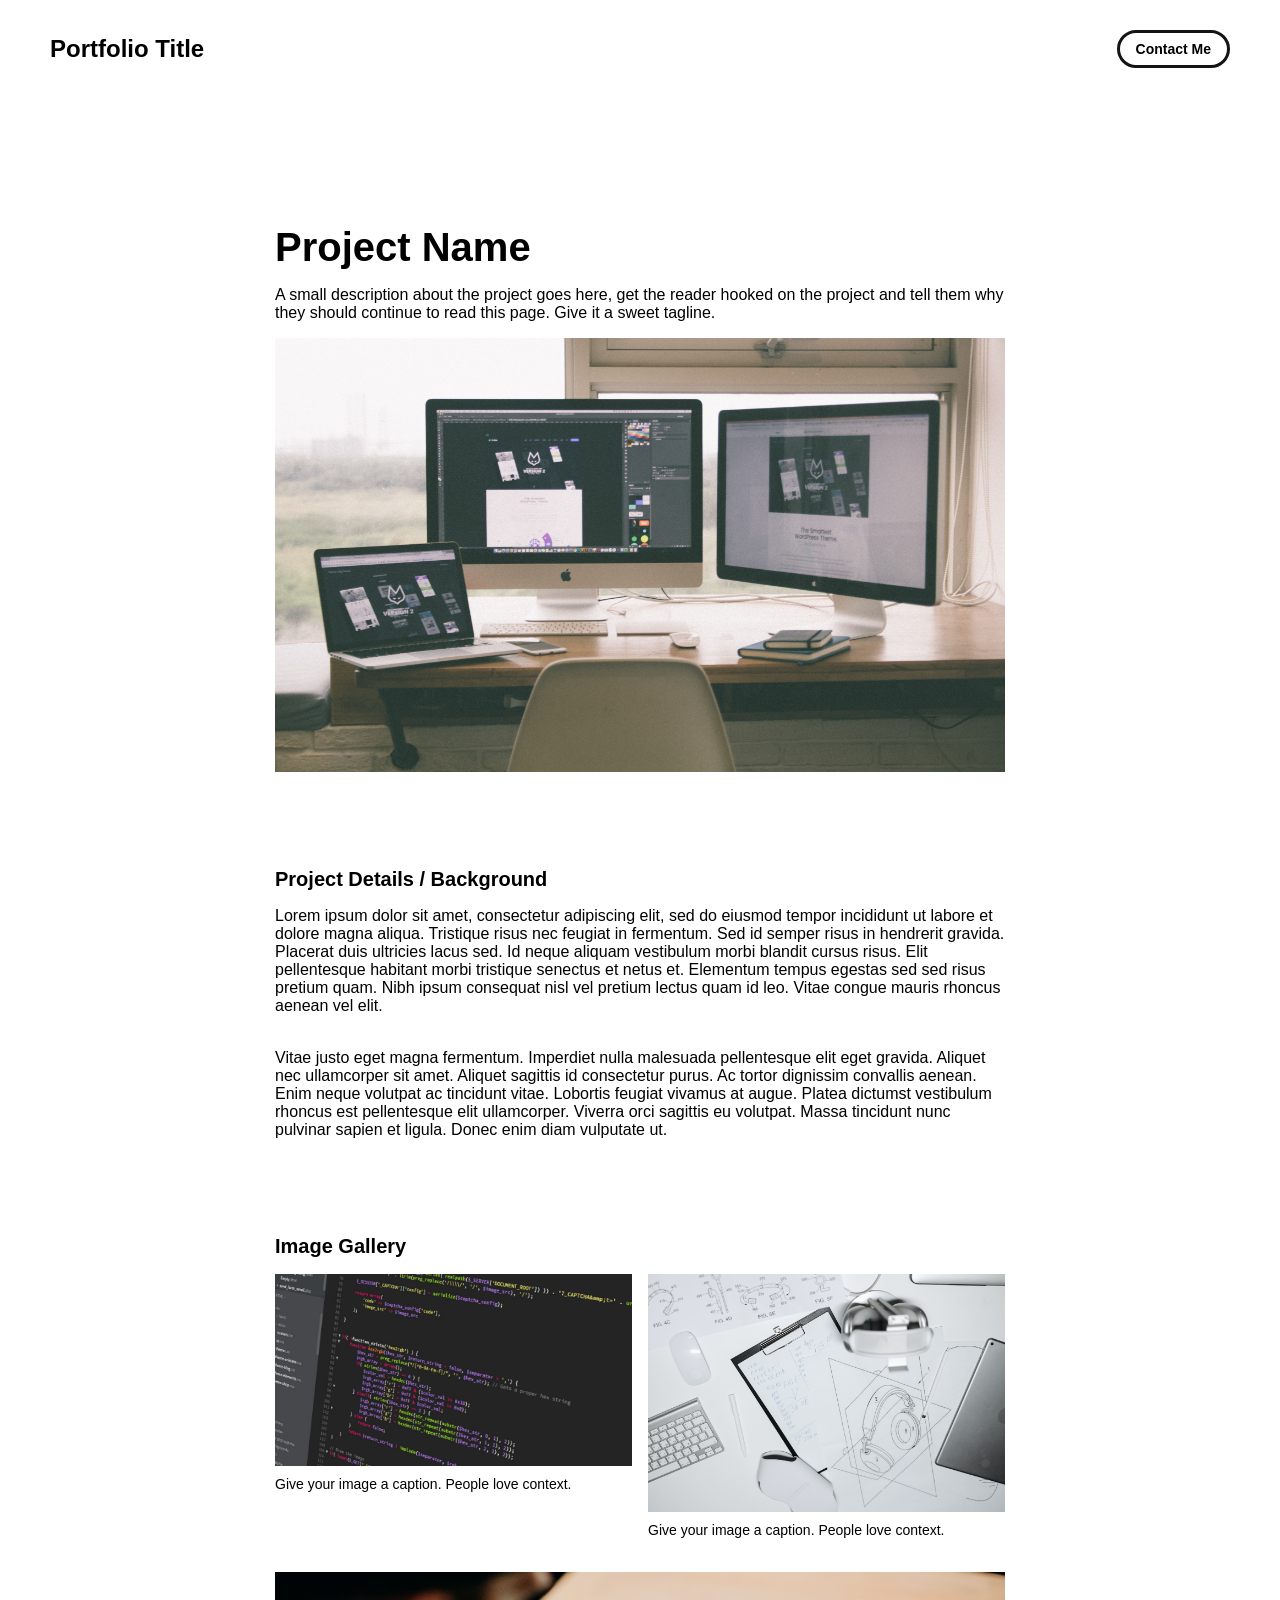
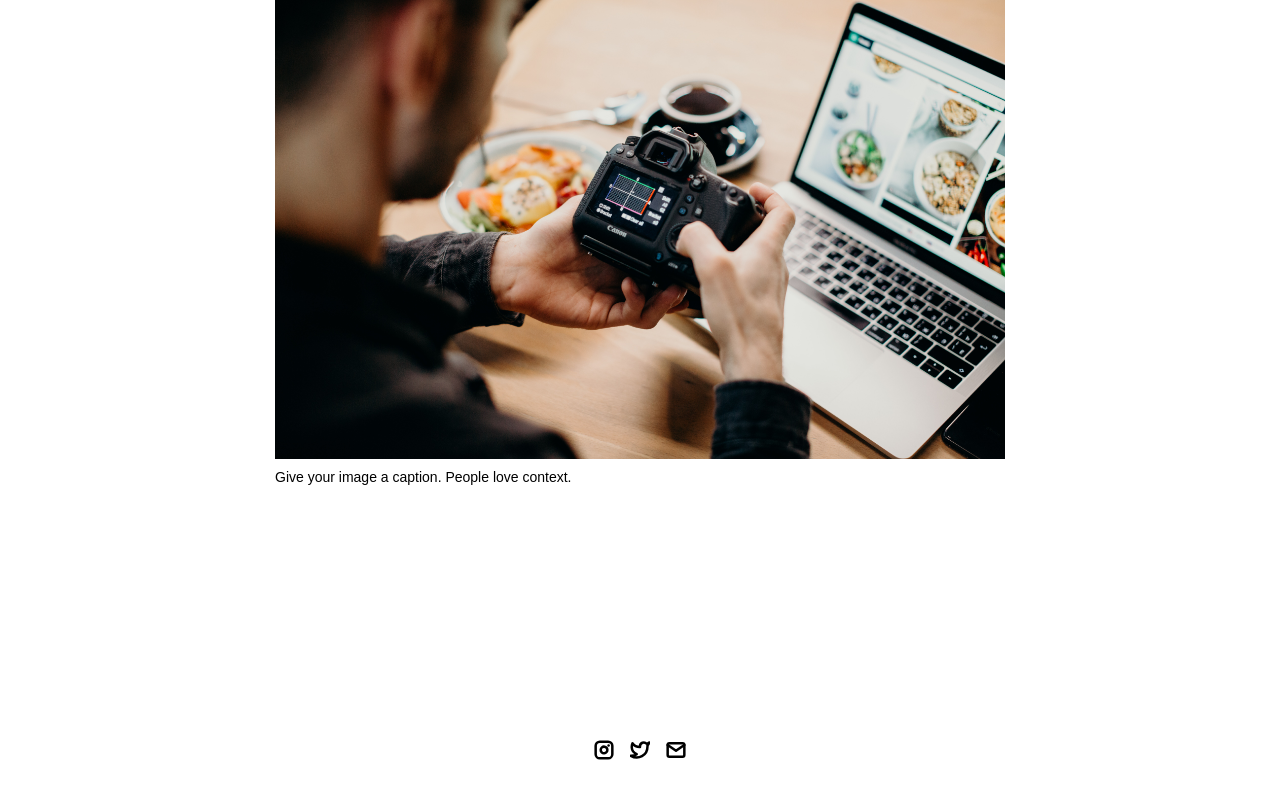
<file: experiences/experiences.html>
<!-- 
  IMPORTANT! 
  
  Keep this file unchanged to use as a template for all future project pages. 

  For every new project you add to your portfolio, make a copy of this file in the
  'project-pages' folder with a name related to the project.
-->


<!DOCTYPE html>
<html lang="en">
	<head>
		<meta charset="utf-8">
    <!-- 
      TODO

      Upload your Unemployable (or whatever photo you like) to the assets/images folder
      and change the name of the image below to match the uploaded one

      Change the title in the <title> tag to whatever you would like the title of your portfolio to be

      This should be the same across all pages.
     -->
     <link rel="icon" href="../assets/images/1311.png" />
     <title>Unemployables Portfolio</title>
    <meta name="description" content="A portfolio template for the Unemployables community.">
    <meta name="viewport" content="width=device-width, initial-scale=1" />

		<link rel="stylesheet" href="../css/layout.css">
    <link rel="stylesheet" href="../css/typography.css">
    <link rel="stylesheet" href="../css/utilities.css">

		<script defer src="../js/script.js"></script>
	</head>
	<body>
    <!-- NAVBAR -->
    <div class="navbar">
      <a class="nav-title-link" href="../index.html">
        <!-- 
          TODO - Change the "Portfolio Title" to whatever you want displayed in the top left

          (this should be the same across all pages)
         -->
        <span class="nav-title">Portfolio Title</span>
        <!-- 
          TODO - Change the email after 'mailto:' to your email address for contact 
        
          (this should be the same across all pages)
        -->
        <a class="button" href="mailto:whitevans.eth@gmail.com">
          <span class="button-text">Contact Me</span>
        </a>
      </a>
    </div>

    <!-- MAIN PAGE CONTENT -->
    <div id="main-content">

      <!-- PROJECT HEADER -->
      <div id="project-header">
          <!-- 
            TODO

            - Change the 'main-title' text to the name of your project
            - Change the 'body-text' text to a short and sweet description of your project (maybe the same as the one on the project card)
            - Change "desktop.jpeg" to the image filename you uploaded in the assets/images folder.
          -->
        <div class="main-title">Project Name</div>
        <div class="body-text">A small description about the project goes here, get the reader hooked on the project and tell them why they should continue to read this page. Give it a sweet tagline.</div>
        <image class="project-header-image" src="../assets/images/desktop.jpeg">
      </div>

      <!-- PROJECT DETAILS -->
      <!-- 
        TODO

        - Change the 'subheader-text' to whatever header you want for project details
        - Add paragraphs using the <div class="body-text"></div> elements in the "project-details-content"
      -->
      <div id="project-details">
        <div class="subheader-text">Project Details / Background</div>
        <div class="project-details-content">
          <div class="body-text">Lorem ipsum dolor sit amet, consectetur adipiscing elit, sed do eiusmod tempor incididunt ut labore et dolore magna aliqua. Tristique risus nec feugiat in fermentum. Sed id semper risus in hendrerit gravida. Placerat duis ultricies lacus sed. Id neque aliquam vestibulum morbi blandit cursus risus. Elit pellentesque habitant morbi tristique senectus et netus et. Elementum tempus egestas sed sed risus pretium quam. Nibh ipsum consequat nisl vel pretium lectus quam id leo. Vitae congue mauris rhoncus aenean vel elit.</div>
          <div class="body-text">Vitae justo eget magna fermentum. Imperdiet nulla malesuada pellentesque elit eget gravida. Aliquet nec ullamcorper sit amet. Aliquet sagittis id consectetur purus. Ac tortor dignissim convallis aenean. Enim neque volutpat ac tincidunt vitae. Lobortis feugiat vivamus at augue. Platea dictumst vestibulum rhoncus est pellentesque elit ullamcorper. Viverra orci sagittis eu volutpat. Massa tincidunt nunc pulvinar sapien et ligula. Donec enim diam vulputate ut.</div>
        </div>
      </div>

      <!-- IMAGE GALLERY -->
      <div id="project-gallery">
        <!-- TODO - Change the 'subheader-text' to whatever you want the Gallery section header to say -->
        <div class="subheader-text">Image Gallery</div>
        <div class="project-gallery-content">
            <!-- 
              TODO

              This is where the images in the gallery live. Here's a simple gallery image for you to copy:

              Full Width Image:

                <div class="gallery-image-container">
                  <img src="../assets/images/IMAGE_NAME" class="gallery-image">
                  <span class="image-caption">IMAGE_CAPTION</span>
                </div>

              Half Width Image: 

                <div class="gallery-image-container half-width">
                  <img src="../assets/images/IMAGE_NAME" class="gallery-image">
                  <span class="image-caption">IMAGE_CAPTION</span>
                </div>

              - To add an image to the this area, copy one of the above, paste it below this comment, and change the following:
                  - IMAGE_NAME: the name of the image file in assets/images
                  - IMAGE_CAPTION: to the caption of the image
            -->
            <div class="gallery-image-container half-width">
              <img src="../assets/images/code.jpeg" class="gallery-image">
              <span class="image-caption">Give your image a caption. People love context.</span>
            </div>
            <div class="gallery-image-container half-width">
              <img src="../assets/images/sketchbook.jpeg" class="gallery-image">
              <span class="image-caption">Give your image a caption. People love context.</span>
            </div>
            <div class="gallery-image-container">
              <img src="../assets/images/camera.jpeg" class="gallery-image">
              <span class="image-caption">Give your image a caption. People love context.</span>
            </div>
        </div>
      </div>
    </div>

    <!-- FOOTER -->
    <div id="footer">
      <!-- 
        TODO - Change href to your Instagram account (can also delete entire "a" element if no Instagram) 

        This should be the same across all pages.
      -->
      <a class="icon-link" target="_blank" href="https://twitter.com/whitevans_eth">
        <image src="../assets/icons/instagram.svg" class="footer-icon"/>
      </a>
      <!-- 
        TODO - Change href to your Twitter account (can also delete entire "a" element if no Twitter) 
      
        This should be the same across all pages.
      -->
      <a class="icon-link" target="_blank" href="https://twitter.com/whitevans_eth">
        <image src="../assets/icons/twitter.svg" class="footer-icon"/>
      </a>
      <!-- 
        TODO - Change the email after "mailto" to your contact email 
      
        This should be the same across all pages.
      -->
      <a class="icon-link" href="mailto:whitevans.eth@gmail.com">
        <image src="../assets/icons/mail.svg" class="footer-icon"/>
      </a>
    </div>

	</body>
</html>
</file>
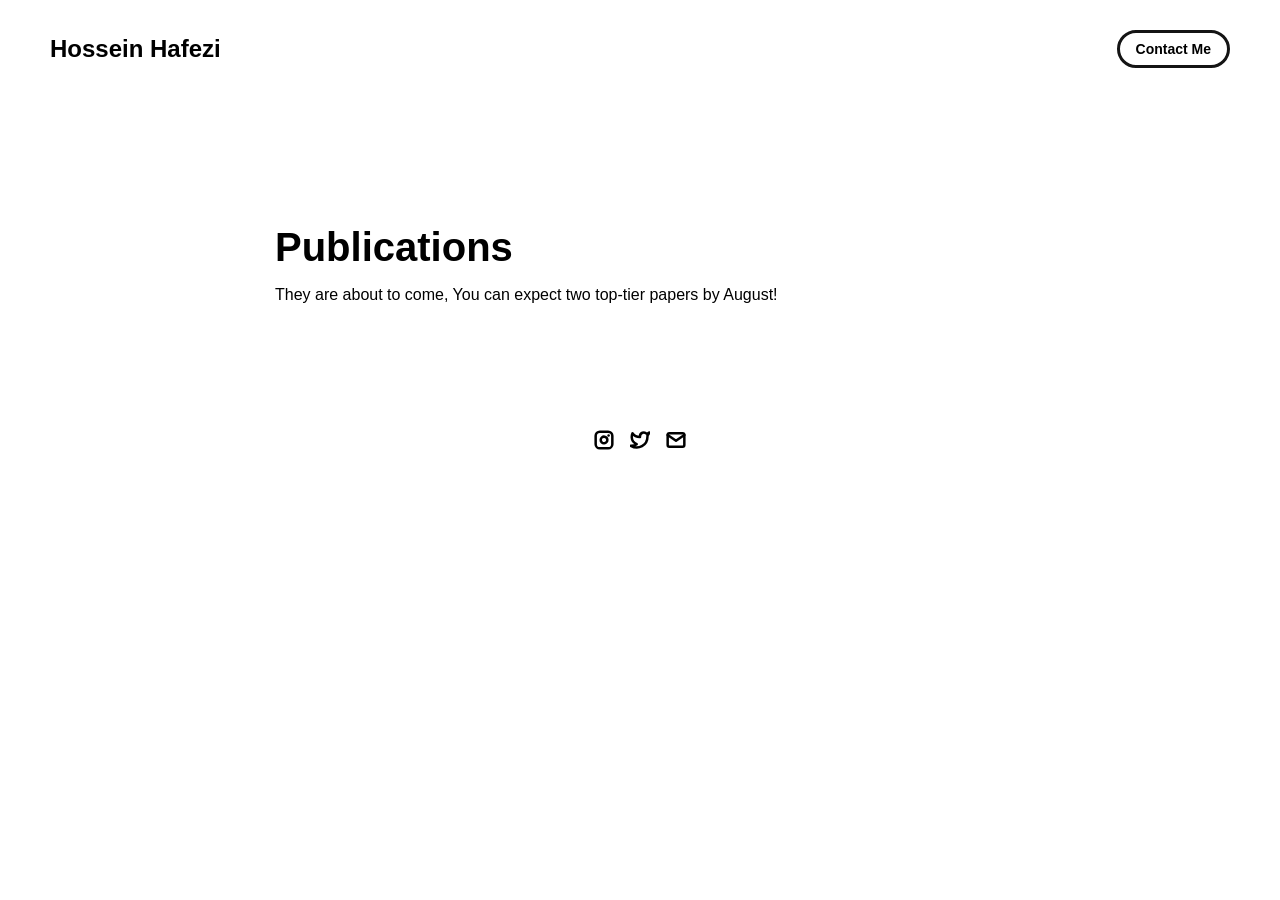
<file: publication/publication.html>
<!-- 
  IMPORTANT! 
  
  Keep this file unchanged to use as a template for all future project pages. 

  For every new project you add to your portfolio, make a copy of this file in the
  'project-pages' folder with a name related to the project.
-->


<!DOCTYPE html>
<html lang="en">
	<head>
		<meta charset="utf-8">
    <!-- 
      TODO

      Upload your Unemployable (or whatever photo you like) to the assets/images folder
      and change the name of the image below to match the uploaded one

      Change the title in the <title> tag to whatever you would like the title of your portfolio to be

      This should be the same across all pages.
     -->
     <link rel="icon" href="../assets/images/1311.png" />
     <title>Hossein Hafezi</title>
    <meta name="description" content="A portfolio template for the Unemployables community.">
    <meta name="viewport" content="width=device-width, initial-scale=1" />

		<link rel="stylesheet" href="../css/layout.css">
    <link rel="stylesheet" href="../css/typography.css">
    <link rel="stylesheet" href="../css/utilities.css">

		<script defer src="../js/script.js"></script>
	</head>
	<body>
    <!-- NAVBAR -->
    <div class="navbar">
      <a class="nav-title-link" href="../index.html">
        <!-- 
          TODO - Change the "Portfolio Title" to whatever you want displayed in the top left

          (this should be the same across all pages)
         -->
        <span class="nav-title">Hossein Hafezi</span>
        <!-- 
          TODO - Change the email after 'mailto:' to your email address for contact 
        
          (this should be the same across all pages)
        -->
        <a class="button" href="mailto:h.hafezi2000@gmail.com">
          <span class="button-text">Contact Me</span>
        </a>
      </a>
    </div>

    <!-- MAIN PAGE CONTENT -->
    <div id="main-content">

      <!-- PROJECT HEADER -->
      <div id="project-header">
          <!-- 
            TODO

            - Change the 'main-title' text to the name of your project
            - Change the 'body-text' text to a short and sweet description of your project (maybe the same as the one on the project card)
            - Change "desktop.jpeg" to the image filename you uploaded in the assets/images folder.
          -->
        <div class="main-title">Publications</div>
        <div class="body-text">They are about to come, You can expect two top-tier papers by August!</div>
      </div>


    <!-- FOOTER -->
    <div id="footer">
      <!-- 
        TODO - Change href to your Instagram account (can also delete entire "a" element if no Instagram) 

        This should be the same across all pages.
      -->
      <a class="icon-link" target="_blank" href="https://www.instagram.com/official_h2/">
        <image src="../assets/icons/instagram.svg" class="footer-icon"/>
      </a>
      <!-- 
        TODO - Change href to your Twitter account (can also delete entire "a" element if no Twitter) 
      
        This should be the same across all pages.
      -->
      <a class="icon-link" target="_blank" href="https://twitter.com/RandomString00">
        <image src="../assets/icons/twitter.svg" class="footer-icon"/>
      </a>
      <!-- 
        TODO - Change the email after "mailto" to your contact email 
      
        This should be the same across all pages.
      -->
      <a class="icon-link" href="mailto:h.hafezi2000@gmail.com">
        <image src="../assets/icons/mail.svg" class="footer-icon"/>
      </a>
    </div>

	</body>
</html>
</file>
<file: asset/style.css>
/* ==========================================================================
   Shared design system. Page-specific rules live in each page's <style> block.
   ========================================================================== */

:root {
    --bg: #ffffff;
    --ink: #16181d;
    --muted: #5f6672;
    --faint: #6b7280; /* 4.83:1 on white — WCAG AA for the small text this colours */
    --rule: #e4e7ec;
    --accent: #0b57d0;
    --chip: #f2f4f7;
    --measure: 680px;
}

@media (prefers-color-scheme: dark) {
    :root {
        --bg: #14161a;
        --ink: #e8eaed;
        --muted: #a2a9b4;
        --faint: #7d848f;
        --rule: #2a2e35;
        --accent: #8ab4f8;
        --chip: #22262d;
    }
}

* { box-sizing: border-box; }

html { -webkit-text-size-adjust: 100%; }

body {
    margin: 0;
    background: var(--bg);
    color: var(--ink);
    font-family: -apple-system, BlinkMacSystemFont, "Segoe UI", Roboto, Helvetica, Arial, sans-serif;
    font-size: 17px;
    line-height: 1.65;
    -webkit-font-smoothing: antialiased;
}

a { color: var(--accent); text-decoration: none; }
a:hover { text-decoration: underline; }

img { max-width: 100%; }

.wrap {
    max-width: var(--measure);
    margin: 0 auto;
    padding: 0 20px;
}

/* ---------- sticky site header ---------- */

.site-header {
    position: sticky;
    top: 0;
    z-index: 10;
    background: var(--bg);
    border-bottom: 1px solid var(--rule);
}

@supports (backdrop-filter: blur(12px)) {
    .site-header {
        background: color-mix(in srgb, var(--bg) 85%, transparent);
        backdrop-filter: saturate(180%) blur(12px);
    }
}

.site-header .wrap {
    display: flex;
    align-items: center;
    justify-content: space-between;
    gap: 16px;
    height: 56px;
}

.brand {
    font-weight: 650;
    color: var(--ink);
    letter-spacing: -0.01em;
    white-space: nowrap;
}

.brand { flex: none; }

.site-nav {
    display: flex;
    gap: 2px;
    min-width: 0; /* let it shrink instead of widening the page */
    overflow-x: auto;
    scrollbar-width: none;
}

.site-nav::-webkit-scrollbar { display: none; }

.site-nav a {
    display: inline-flex;
    align-items: center;
    min-height: 44px;
    color: var(--muted);
    font-size: 15px;
    padding: 6px 10px;
    border-radius: 7px;
    white-space: nowrap;
}

.site-nav a:hover {
    color: var(--ink);
    background: var(--chip);
    text-decoration: none;
}

/* Marks the current page. */
.site-nav a.current {
    color: var(--ink);
    font-weight: 600;
}

/* ---------- sections ---------- */

section {
    padding: 34px 0;
    border-top: 1px solid var(--rule);
}

section:first-of-type { border-top: 0; }

h1 {
    margin: 0 0 6px;
    font-size: clamp(30px, 5vw, 40px);
    line-height: 1.1;
    letter-spacing: -0.02em;
}

/* Small caps section label. */
h2 {
    margin: 0 0 20px;
    font-size: 13px;
    font-weight: 650;
    letter-spacing: 0.09em;
    text-transform: uppercase;
    color: var(--faint);
}

p { margin: 0 0 16px; }
p:last-child { margin-bottom: 0; }

/* ---------- two-column list rows (publications, positions) ---------- */

.row-list {
    list-style: none;
    margin: 0;
    padding: 0;
}

.row-list > .row {
    display: grid;
    grid-template-columns: 132px 1fr;
    gap: 20px;
    padding: 16px 0;
    border-top: 1px solid var(--rule);
}

.row-list > .row:first-child {
    border-top: 0;
    padding-top: 0;
}

.gutter {
    font-size: 13px;
    font-weight: 600;
    color: var(--muted);
    line-height: 1.45;
    padding-top: 3px;
}

.gutter .sub {
    display: block;
    font-weight: 450;
    color: var(--faint);
}

.row h3 {
    margin: 0 0 4px;
    font-size: 17px;
    font-weight: 620;
    line-height: 1.35;
}

.authors {
    margin: 0 0 6px;
    font-size: 15px;
    color: var(--muted);
}

.authors a {
    color: var(--muted);
    text-decoration: underline;
    text-decoration-color: var(--rule);
}

.authors a:hover { color: var(--accent); }

.authors .me { color: var(--ink); font-weight: 600; }

.notes { margin: 0; font-size: 14px; color: var(--faint); }
.notes .hl { color: var(--muted); }

.links { margin: 8px 0 0; display: flex; gap: 6px; flex-wrap: wrap; }

.links a {
    font-size: 12.5px;
    font-weight: 600;
    letter-spacing: 0.02em;
    padding: 3px 9px;
    border-radius: 6px;
    background: var(--chip);
    color: var(--muted);
}

.links a:hover { color: var(--accent); text-decoration: none; }

/* ---------- footer ---------- */

footer {
    border-top: 1px solid var(--rule);
    margin-top: 34px;
    padding: 24px 0 56px;
    font-size: 14px;
    color: var(--faint);
}

footer a { color: var(--muted); }

/* ---------- phone ---------- */

@media (max-width: 640px) {
    body { font-size: 16px; }

    section { padding: 28px 0; }

    .row-list > .row {
        grid-template-columns: 1fr;
        gap: 6px;
    }

    .gutter { padding-top: 0; }
    .gutter .sub { display: inline; }
    .gutter .sub::before { content: " · "; }
}

/* Phone: the nav alone identifies the site, so drop the wordmark and give the
   links the full width rather than letting them scroll out of reach. */
@media (max-width: 640px) {
    .site-header .wrap { height: 56px; }

    .brand { display: none; }

    .site-nav {
        width: 100%;
        justify-content: space-between;
    }

    .site-nav a {
        font-size: clamp(13px, 3.4vw, 15px);
        padding: 6px 3px;
    }
}

/* ---------- long-form posts ---------- */

.post { padding: 40px 0 0; }

.post h1 { margin-bottom: 10px; }

.post .meta {
    margin: 0 0 30px;
    font-size: 14px;
    color: var(--faint);
}

.post-body {
    font-family: Georgia, 'Times New Roman', Times, serif;
    font-size: 18px;
    line-height: 1.75;
}

.post-body p { margin: 0 0 22px; }

.post-body figure { margin: 30px 0; }

.post-body img {
    display: block;
    width: 100%;
    border-radius: 10px;
}

.back {
    display: inline-block;
    margin-top: 10px;
    font-size: 15px;
}

@media (max-width: 640px) {
    .post { padding: 28px 0 0; }
    .post-body { font-size: 17px; }
    .post-body figure { margin: 24px 0; }
}

/* ---------- print ---------- */

@media print {
    .site-header, footer, .back { display: none; }

    body {
        font-size: 10.5pt;
        line-height: 1.45;
        color: #000;
        max-width: none;
    }

    .wrap { max-width: none; padding: 0; }

    section { padding: 14pt 0; border-top: 1px solid #ccc; }

    h1 { font-size: 20pt; }
    h2 { color: #000; }

    a { color: #000; text-decoration: none; }

    .authors, .notes, .gutter, .where { color: #333; }

    /* Spell out the PDF/code URLs, which are the useful ones on paper. */
    .links a {
        background: none;
        padding: 0;
        margin-right: 10pt;
        color: #333;
    }

    .links a::after {
        content: " " attr(href);
        font-weight: 400;
    }

    /* Don't split an entry across a page break. */
    .row-list > .row, .talk-group, .place, .show, figure {
        break-inside: avoid;
        page-break-inside: avoid;
    }
}
</file>
<file: asset/genealogy.css>
/* The full genealogy and directory share the site's navigation and typography. */
.genealogy-page {
    --measure: 1400px;
    --accent: #286350;
    --genealogy-surface: #fafbf9;
    --genealogy-hover: #edf3ec;
    --genealogy-supervision: #7b9185;
    --genealogy-history: #9a8a72;
    --genealogy-photo-bg: #eeeee7;
}
.genealogy-page main { scroll-margin-top: 80px; padding-bottom: 44px; }
.genealogy-page [hidden] { display: none !important; }
.genealogy-page:not(.genealogy-ready) .enhancement-only { display: none; }
.genealogy-page a:focus-visible,
.genealogy-page button:focus-visible,
.tree-board:focus-visible {
    outline: 2px solid var(--accent);
    outline-offset: 4px;
    border-radius: 4px;
}
.genealogy-page button { font: inherit; cursor: pointer; color: inherit; }
.genealogy-page button:disabled { opacity: .4; cursor: default; }
.genealogy-skip { position: fixed; top: 8px; left: 12px; padding: 10px 16px; background: var(--bg); z-index: 20; transform: translateY(-170%); }
.genealogy-skip:focus { transform: translateY(0); }
.genealogy-hero { padding: 28px 0 16px; }
.genealogy-hero h1 { font: 400 clamp(32px, 3.5vw, 44px)/1.12 Georgia, 'Times New Roman', serif; letter-spacing: -.045em; margin: 0; text-wrap: balance; }
.genealogy-page .explore-section { padding: 0; scroll-margin-top: 74px; }
.view-switch { display: flex; gap: 24px; border-bottom: 1px solid var(--rule); margin-bottom: 18px; width: fit-content; max-width: 100%; }
.view-switch a { display: flex; align-items: center; justify-content: center; min-height: 44px; padding: 8px 2px; margin-bottom: -1px; font-size: 13px; color: var(--muted); border-bottom: 2px solid transparent; white-space: nowrap; text-decoration: none; }
.view-switch a:hover { color: var(--accent); }
.view-switch a.is-active { color: var(--accent); border-bottom-color: var(--accent); font-weight: 600; }
.genealogy-view { scroll-margin-top: 90px; }
.view-description { color: var(--muted); font-size: 13px; margin-bottom: 16px; }
.legend-line { display: inline-block; width: 20px; border-top: 1.2px solid var(--genealogy-supervision); vertical-align: middle; margin-right: 8px; }
.legend-line.historical { border-color: var(--genealogy-history); border-top-style: dashed; }
.tree-viewer { border: 1px solid var(--rule); border-radius: 10px; overflow: hidden; background: var(--genealogy-surface); }
.tree-toolbar { position: relative; z-index: 2; display: flex; justify-content: space-between; flex-wrap: wrap; align-items: center; gap: 4px 16px; padding: 7px 12px; border-bottom: 1px solid var(--rule); background: var(--bg); }
.zoom-controls, .tree-actions { display: flex; gap: 4px; align-items: center; }
.tree-toolbar button { display: flex; align-items: center; justify-content: center; gap: 5px; border: 0; border-radius: 5px; min-height: 44px; padding: 7px 12px; background: transparent; font-size: 12px; white-space: nowrap; }
.tree-toolbar button:hover { background: var(--genealogy-hover); color: var(--accent); }
.tree-toolbar [data-zoom] { min-width: 44px; font-size: 21px; }
#tree-zoom { min-width: 44px; text-align: center; color: var(--muted); font-size: 11px; font-variant-numeric: tabular-nums; }
.tree-board { position: relative; overflow: auto; height: 660px; max-height: 75svh; overscroll-behavior: contain; background: var(--genealogy-surface); scrollbar-color: var(--rule) var(--genealogy-surface); }
.family-tree { display: block; max-width: none; margin-inline: auto; touch-action: auto; }
.tree-edge { fill: none; stroke-width: 1.2; }
.historical-edge { stroke: var(--genealogy-history); stroke-dasharray: 4 4; }
.supervision-edge { stroke: var(--genealogy-supervision); }
.tree-person { cursor: pointer; text-decoration: none; }
.tree-card { fill: transparent; stroke: none; pointer-events: all; }
.tree-person:focus-visible .tree-card { stroke: var(--accent); stroke-width: 2.5; }
.tree-person:hover .tree-name { text-decoration: underline; text-underline-offset: 3px; }
.genealogy-page .tree-person:focus-visible { outline: none; }
.tree-photo-bg { fill: var(--genealogy-photo-bg); }
.tree-name { font: 500 15px -apple-system, BlinkMacSystemFont, 'Segoe UI', Arial, sans-serif; fill: var(--ink); }
.tree-initials { font: 22px Georgia, serif; fill: var(--muted); }
.tree-caption { display: flex; justify-content: space-between; flex-wrap: wrap; gap: 8px 24px; border-top: 1px solid var(--rule); padding: 12px 16px; font-size: 10px; color: var(--muted); }
.tree-caption .historical { margin-left: 12px; }
.tree-viewer:fullscreen { width: 100%; height: 100%; border: 0; border-radius: 0; display: flex; flex-direction: column; background: var(--bg); }
.tree-viewer:fullscreen .tree-board { height: auto; flex: 1; max-height: none; }
.portrait-frame { display: block; position: relative; flex: 0 0 auto; width: 52px; height: 60px; overflow: hidden; border-radius: 4px; background: var(--genealogy-photo-bg); }
.portrait-frame img { position: absolute; display: block; max-width: none; object-fit: fill; }
.tree-portrait { border-radius: 4px; background: var(--genealogy-photo-bg); }
.portrait-initials { display: flex; align-items: center; justify-content: center; color: var(--muted); font: 400 19px Georgia, serif; }
.person-name { display: block; color: var(--ink); font-size: 14px; font-weight: 500; line-height: 1.4; }
.people-directory { display: grid; grid-template-columns: repeat(auto-fill, minmax(220px, 1fr)); gap: 16px 24px; list-style: none; margin: 0; padding: 0; }
.person-card { display: flex; align-items: center; gap: 12px; padding: 10px 0; height: 100%; min-height: 80px; text-decoration: none; }
.person-card:hover { text-decoration: none; }
.person-card:hover .person-name { text-decoration: underline; text-underline-offset: 3px; }
.person-card .person-name { font-size: 14px; }
@media (prefers-color-scheme: dark) {
    .genealogy-page { --accent: #a8ceb5; --genealogy-surface: #19201d; --genealogy-hover: #24372c; --genealogy-supervision: #93ab9d; --genealogy-history: #b3a48e; --genealogy-photo-bg: #303830; }
}
@media (max-width: 640px) {
    .genealogy-page .wrap { padding-inline: 22px; }
    .genealogy-hero { padding: 20px 0 12px; }
    .genealogy-hero h1 { font-size: clamp(30px, 8vw, 36px); }
    .view-switch { gap: 22px; margin-bottom: 14px; }
    .view-switch a { padding: 7px 2px; font-size: 12px; }
    .view-description { font-size: 12px; }
    .tree-toolbar { padding: 5px; gap: 4px; }
    .tree-toolbar button { padding-inline: 8px; font-size: 11px; }
    .tree-toolbar [data-zoom] { font-size: 21px; }
    .tree-actions { margin-left: auto; }
    .tree-board { height: 570px; max-height: 68svh; }
    .tree-caption { font-size: 9px; padding: 10px; gap: 5px; }
    .tree-caption > span:last-child { width: 100%; }
    .people-directory { grid-template-columns: minmax(0, 1fr); gap: 10px; }
    .person-card { min-height: 80px; }
    .person-card .person-name { font-size: 15px; }
}
@media (max-width: 360px) {
    .genealogy-page .wrap { padding-inline: 18px; }
    .tree-actions { width: 100%; justify-content: end; }
}
@media (prefers-reduced-motion: reduce) {
    .genealogy-page *, .genealogy-page *::before, .genealogy-page *::after { scroll-behavior: auto !important; transition: none !important; }
}
@media print {
    .genealogy-page { --accent: #222; --genealogy-supervision: #555; --genealogy-history: #555; --genealogy-surface: #fff; }
    .view-switch, .tree-toolbar, .genealogy-skip { display: none !important; }
    .genealogy-hero { padding: 12pt 0; }
    .genealogy-hero h1 { font-size: 28pt; }
    .genealogy-view[data-panel="tree"] { display: block !important; }
    .genealogy-view[data-panel="people"] { display: none !important; }
    .tree-board { height: auto; max-height: none; overflow: visible; background: none; }
    .tree-viewer { overflow: visible; border: 0; }
    .family-tree { width: 100% !important; height: auto !important; }
}
</file>
<file: css/layout.css>
* {
  box-sizing: border-box;
}

html {
  text-size-adjust: none;
  -webkit-text-size-adjust: none;
  -moz-text-size-adjust: none;
  -ms-text-size-adjust: none;
}

body {
  margin: 0;
  -webkit-font-smoothing: antialiased;
  -moz-osx-font-smoothing: grayscale;
}




/* Main Page Layout */

#main-content {
  margin: 225px 425px;
  display: flex;
  flex-direction: column;
  gap: 96px;
}




/* Portfolio Header */

#portfolio-header {
  display: flex;
  gap: 20px;
  align-items: center;
}

#portfolio-header-image-container {
  display: flex;
  flex-direction: column;
  gap: 10px;
  flex-basis: 50%;
}

.portfolio-header-image {
  width: 100%;
  height: auto;
}

#portfolio-header-text-container {
  display: flex;
  flex-direction: column;
  gap: 34px;
  flex-basis: 50%;
}




/* About Section */

#about-section {
  display: flex;
  flex-direction: column;
  gap: 16px;
}

.about-section-content {
  display: flex;
  flex-direction: column;
  gap: 34px;
}




/* Project Section */

#my-work-section {
  display: flex;
  flex-direction: column;
  gap: 16px;
}

.projects-container {
  display: flex;
  gap: 34px 16px;
  flex-wrap: wrap;
}

    /* Project Cards */

    .project-card {
      max-width: calc((100% - 32px) / 3);
      display: flex;
      flex-direction: column;
      gap: 34px;
    }

    .project-card-text-container {
      flex-direction: column;
      display: flex;
      gap: 16px
    }

    .project-image {
      width: 100%;
      height: 200px;
      object-fit: cover;
      object-position: center;
    }




/* Project Pages */

#project-header {
  display: flex;
  flex-direction: column;
  gap: 16px;
}

.project-header-image {
  width: 100%;
  height: auto;
}

#project-details {
  display: flex;
  flex-direction: column;
  gap: 16px;
}

.project-details-content {
  display: flex;
  flex-direction: column;
  gap: 34px;
}

    /* Project Gallery */

    #project-gallery {
      display: flex;
      flex-direction: column;
      gap: 16px;
    }

    .project-gallery-content {
      display: flex;
      flex-wrap: wrap;
      gap: 34px 16px;
    }

    .gallery-image-container {
      width: 100%;
      display: flex;
      flex-direction: column;
      gap: 10px;
    }

    .gallery-image-container.half-width {
      width: calc((100% - 16px) / 2);
    }

    .gallery-image {
      width: 100%;
      height: auto;
    }


/* Extra Extra large devices (large laptops and desktops, 1200px and below) */
@media only screen and (max-width: 1600px) {
  #main-content {
    margin: 225px 275px;
  }
}

/* Extra large devices (large laptops and desktops, 1200px and below) */
@media only screen and (max-width: 1200px) {
  #main-content {
    margin: 225px 175px;
  }
}

/* Large devices (laptops/desktops, 1000px and below) */
@media only screen and (max-width: 1000px) {
  #main-content {
    margin: 225px 75px;
  }
}

/* Small devices (portrait tablets and large phones, 800px and below) */
@media only screen and (max-width: 800px) {
  #main-content {
    margin: 150px 50px;
  }

  #portfolio-header {
    flex-direction: column;
  }

  .project-card {
    max-width: calc((100% - 16px) / 2);
  }
}

/* Small devices (portrait tablets and large phones, 600px and below) */
@media only screen and (max-width: 600px) {
  #main-content {
    margin: 125px 20px;
  }

  .project-card {
    max-width: 100%;
  }
}
</file>
<file: css/typography.css>
body {
  font-family: "Helvetica Neue", Helvetica, Arial, sans-serif;
}

.nav-title {
  font-weight: 700;
  font-size: 24px;
}

.button-text {
  font-size: 14px;
  font-weight: 700;
}

.image-caption {
  font-size: 14px;
  font-weight: 500;
}

.main-title {
  font-size: 40px;
  font-weight: 700;
}

.subheader-text {
  font-size: 20px;
  font-weight: 700;
}

.body-text {
  font-size: 16px;
  font-weight: 500;
}

.project-card-text {
  overflow: hidden;
  text-overflow: ellipsis;
  display: -webkit-box;
  -webkit-line-clamp: 4;
  -webkit-box-orient: vertical;
}

.project-title {
  overflow: hidden;
  text-overflow: ellipsis;
  display: -webkit-box;
  -webkit-line-clamp: 1;
  -webkit-box-orient: vertical;
}
</file>
<file: css/utilities.css>
/* Icons */

.right-arrow-icon {
  width: 16px;
  height: 16px;
  margin-top: 1px;
}

.footer-icon {
  width: 20px;
  height: 20px;
}

a.icon-link {
  transition: transform 200ms ease-in-out;
}

a.icon-link:hover {
  cursor: pointer;
  stroke-width: 5;
  margin: 0;
  transform: rotate(15deg);
}


/* Navbar Styling */

.navbar {
  width: 100%;
  padding: 30px 50px;
  display: flex;
  justify-content: space-between;
  align-items: center;
  position: fixed;
  top: 0;
  left: 0;
}

.nav-title-link {
  color: black;
  text-decoration: none;
}

.nav-title-link:hover {
  text-decoration: underline;
}

/* Small devices (portrait tablets and large phones, 800px and below) */
@media only screen and (max-width: 800px) {
  .navbar {
    padding: 20px 20px;
    background-color: white
  }
}


/* Button Styling */

a.button {
  padding: 8px 16px;
  border: 3px solid #141414;
  border-radius: 50px;
  color: black;
  text-decoration: none;
  width: fit-content;
  display: flex;
  gap: 5px;
  align-items: center;
}

a.button:hover {
  text-decoration: underline;
  text-decoration-thickness: 2px;
  cursor: pointer;
}


/* Footer Styling */

#footer {
  width: 100%;
  display: flex;
  padding: 30px 50px;
  justify-content: center;
  align-items: center;
  gap: 16px;
}

/* Link Styling */
a.no-underline {
  text-decoration: none;
  color: black
}

a.no-underline:hover {
  text-decoration: underline;
  cursor: pointer;
}

/* Small devices (portrait tablets and large phones, 800px and below) */
@media only screen and (max-width: 800px) {
  #footer {
    padding: 20px 20px;
  }
}
</file>
